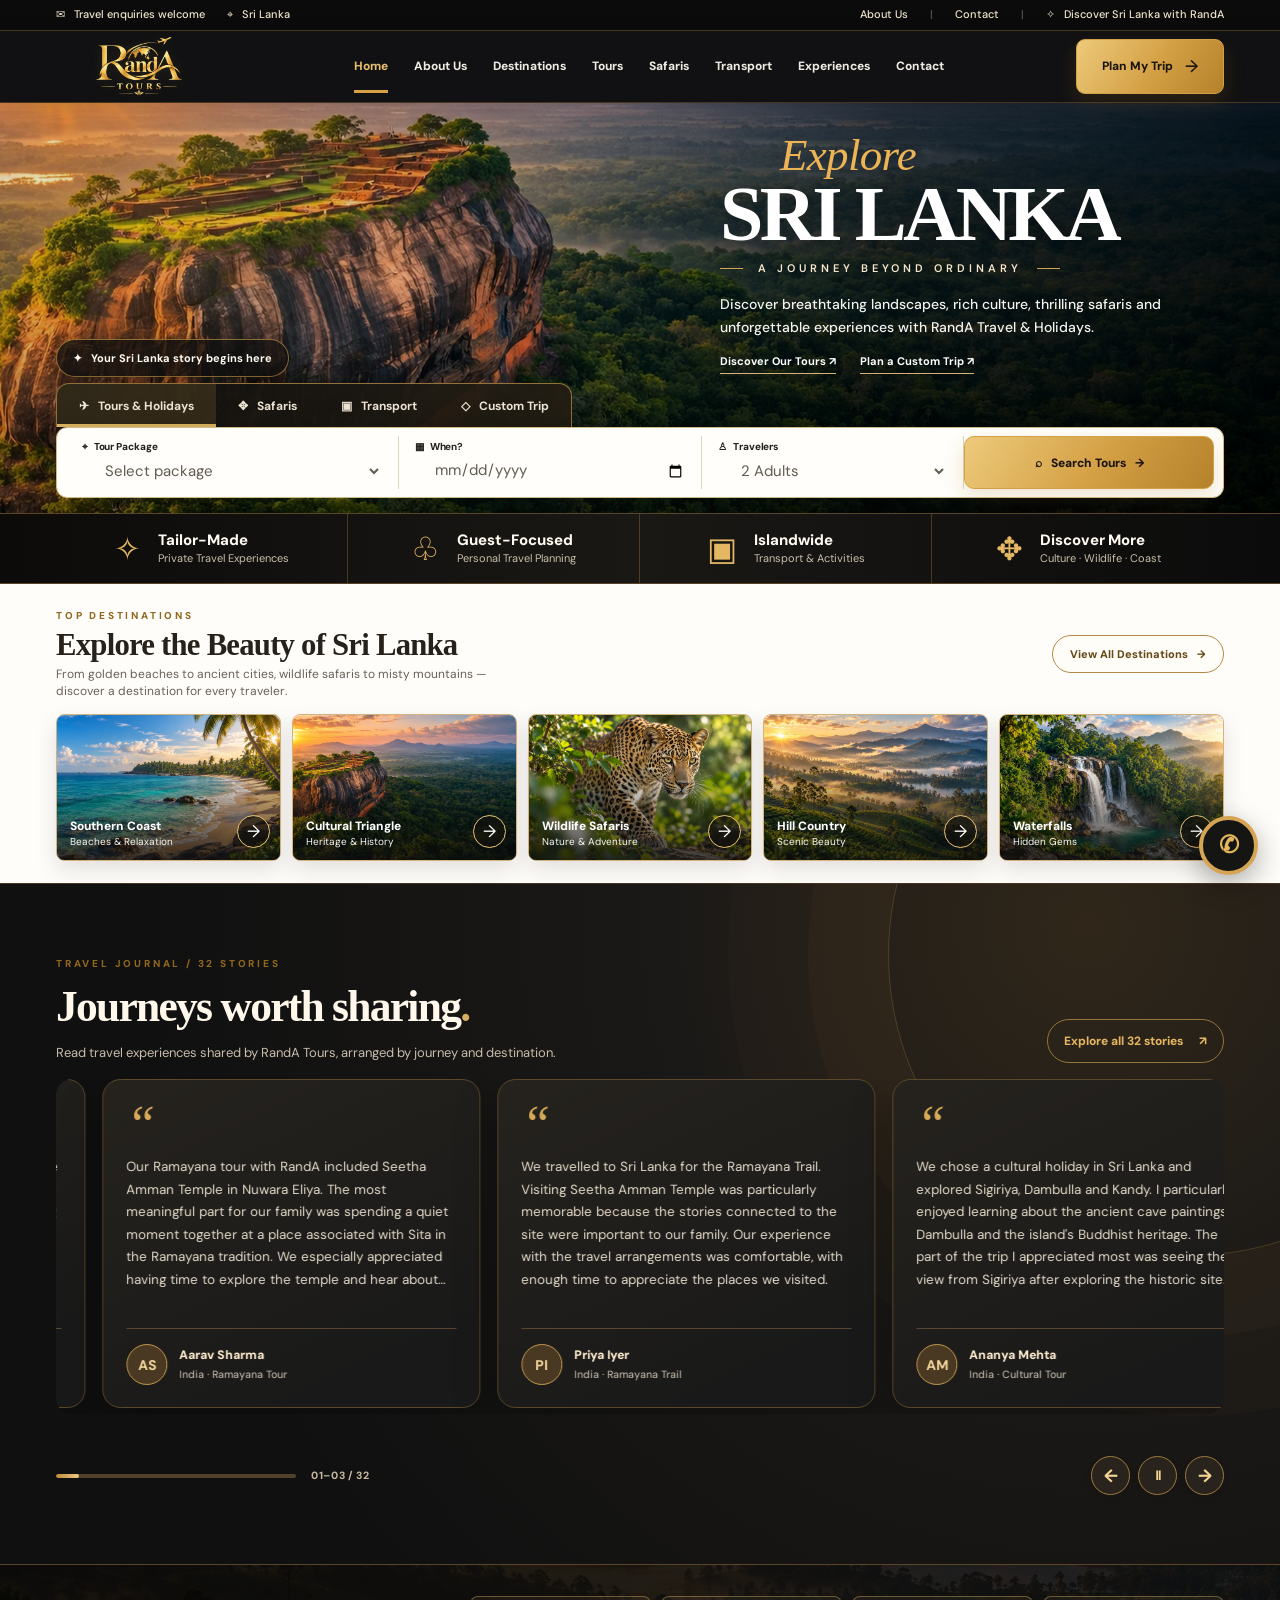
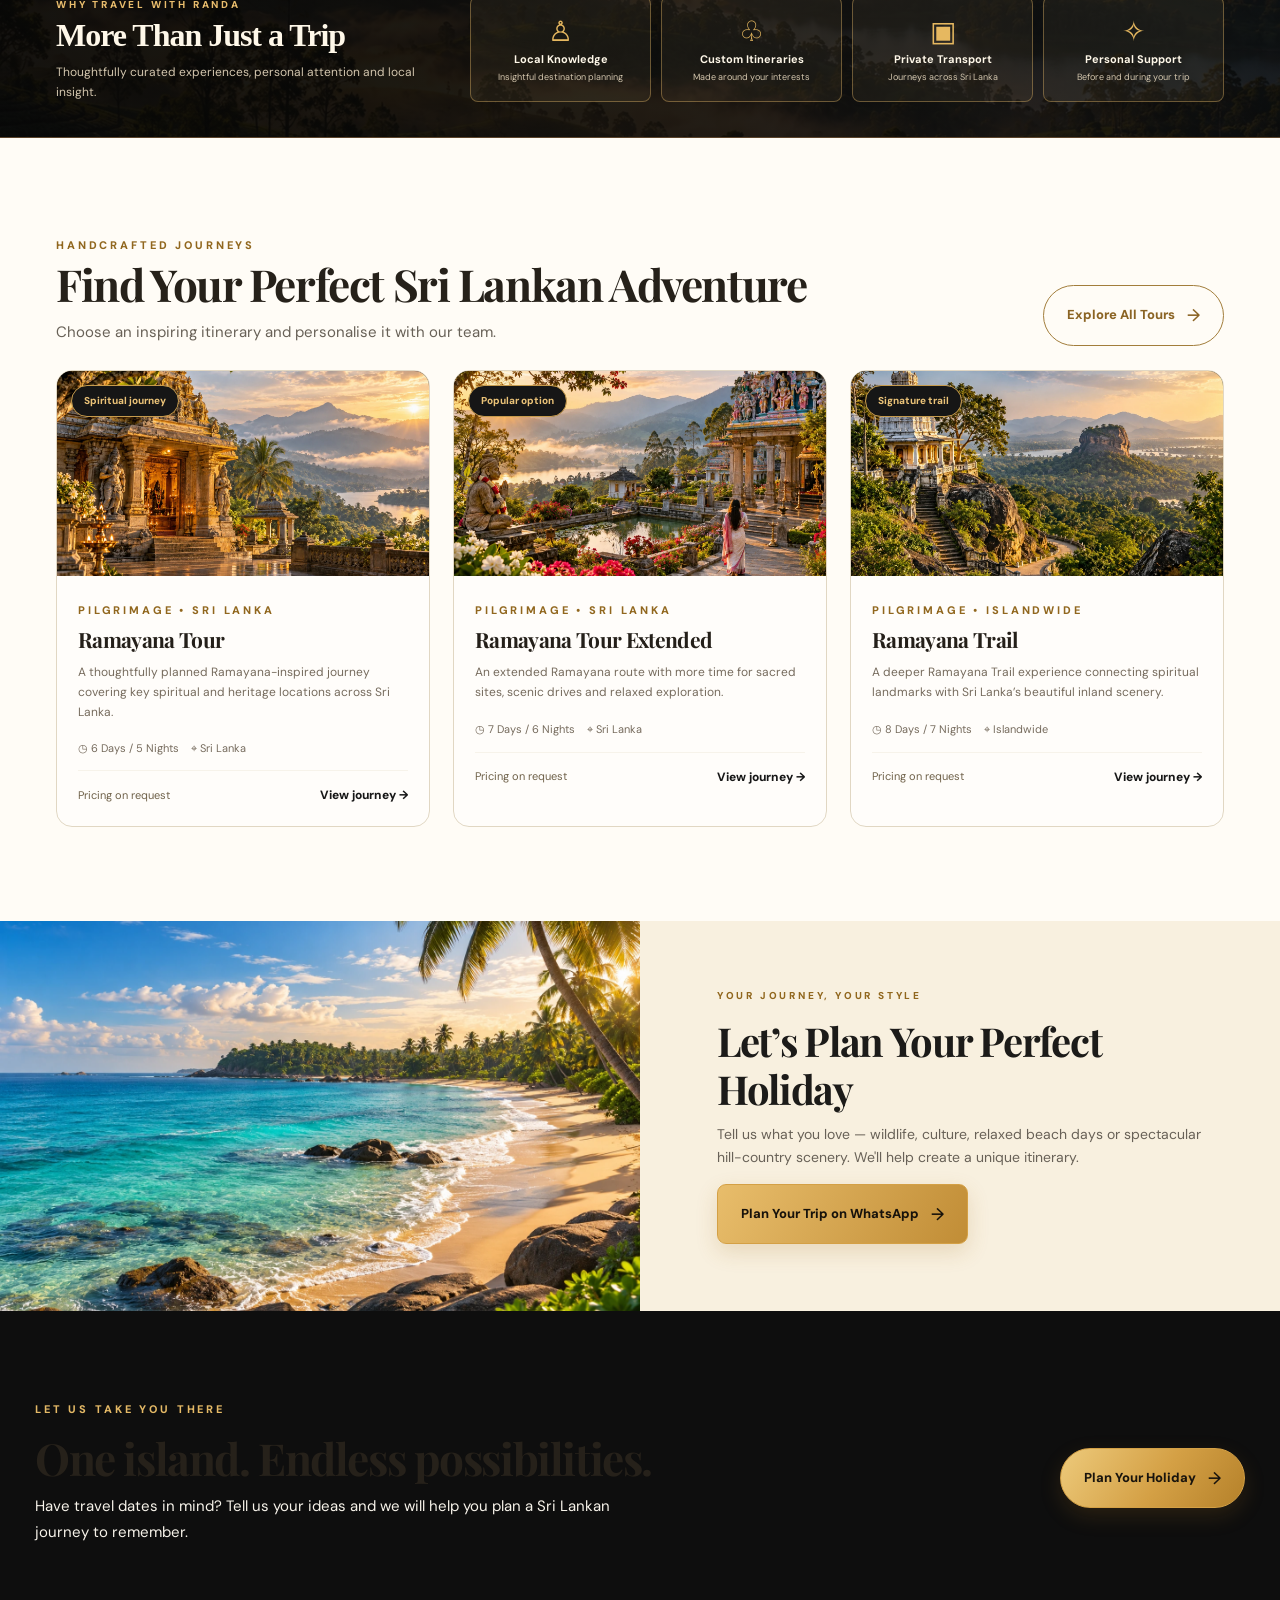
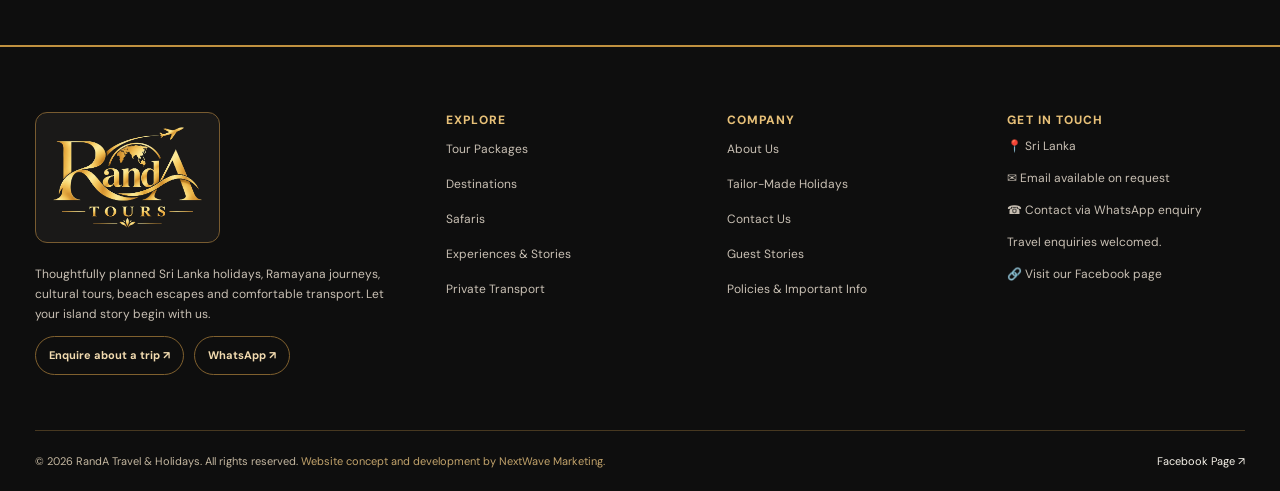
<file: index.html>
<!doctype html>
<html lang="en"><head><meta charset="UTF-8"><meta name="viewport" content="width=device-width, initial-scale=1"><meta name="description" content="Explore tailor-made Sri Lanka holidays, wildlife safaris, private tours and transport with RandA Travel & Holidays."><meta name="theme-color" content="#111113"><meta property="og:title" content="Luxury Sri Lanka Tours, Safaris & Private Travel | RandA Travel & Holidays"><meta property="og:description" content="Explore tailor-made Sri Lanka holidays, wildlife safaris, private tours and transport with RandA Travel & Holidays."><meta property="og:type" content="website"><meta property="og:image" content="assets/images/hero.webp"><title>Luxury Sri Lanka Tours, Safaris & Private Travel | RandA Travel & Holidays</title><link rel="icon" href="assets/images/favicon.png" type="image/png"><link rel="preload" href="assets/images/hero-reference.webp" as="image"><link rel="stylesheet" href="assets/css/style.css"><link rel="stylesheet" href="assets/css/reference.css"><link rel="stylesheet" href="assets/css/reviews-experiences.css"><link rel="stylesheet" href="assets/css/stories.css"><link rel="stylesheet" href="assets/css/black-gold.css"><link rel="stylesheet" href="assets/css/motion-studio.css"><link rel="stylesheet" href="assets/css/reviews-carousel-filters.css"><link rel="stylesheet" href="assets/css/hero-mobile-polish.css?v=20261016-2"><script defer src="assets/js/config.js"></script><script defer src="assets/js/data.js"></script><script defer src="assets/js/reviews.js"></script><script defer src="assets/js/app.js"></script><script defer src="assets/js/motion-studio.js"></script><script defer src="assets/js/hero-refinement.js?v=20261016-2"></script></head><body data-page="home"><div id="site-header"></div><main id="main"></main><div id="site-footer"></div></body></html>
</file>
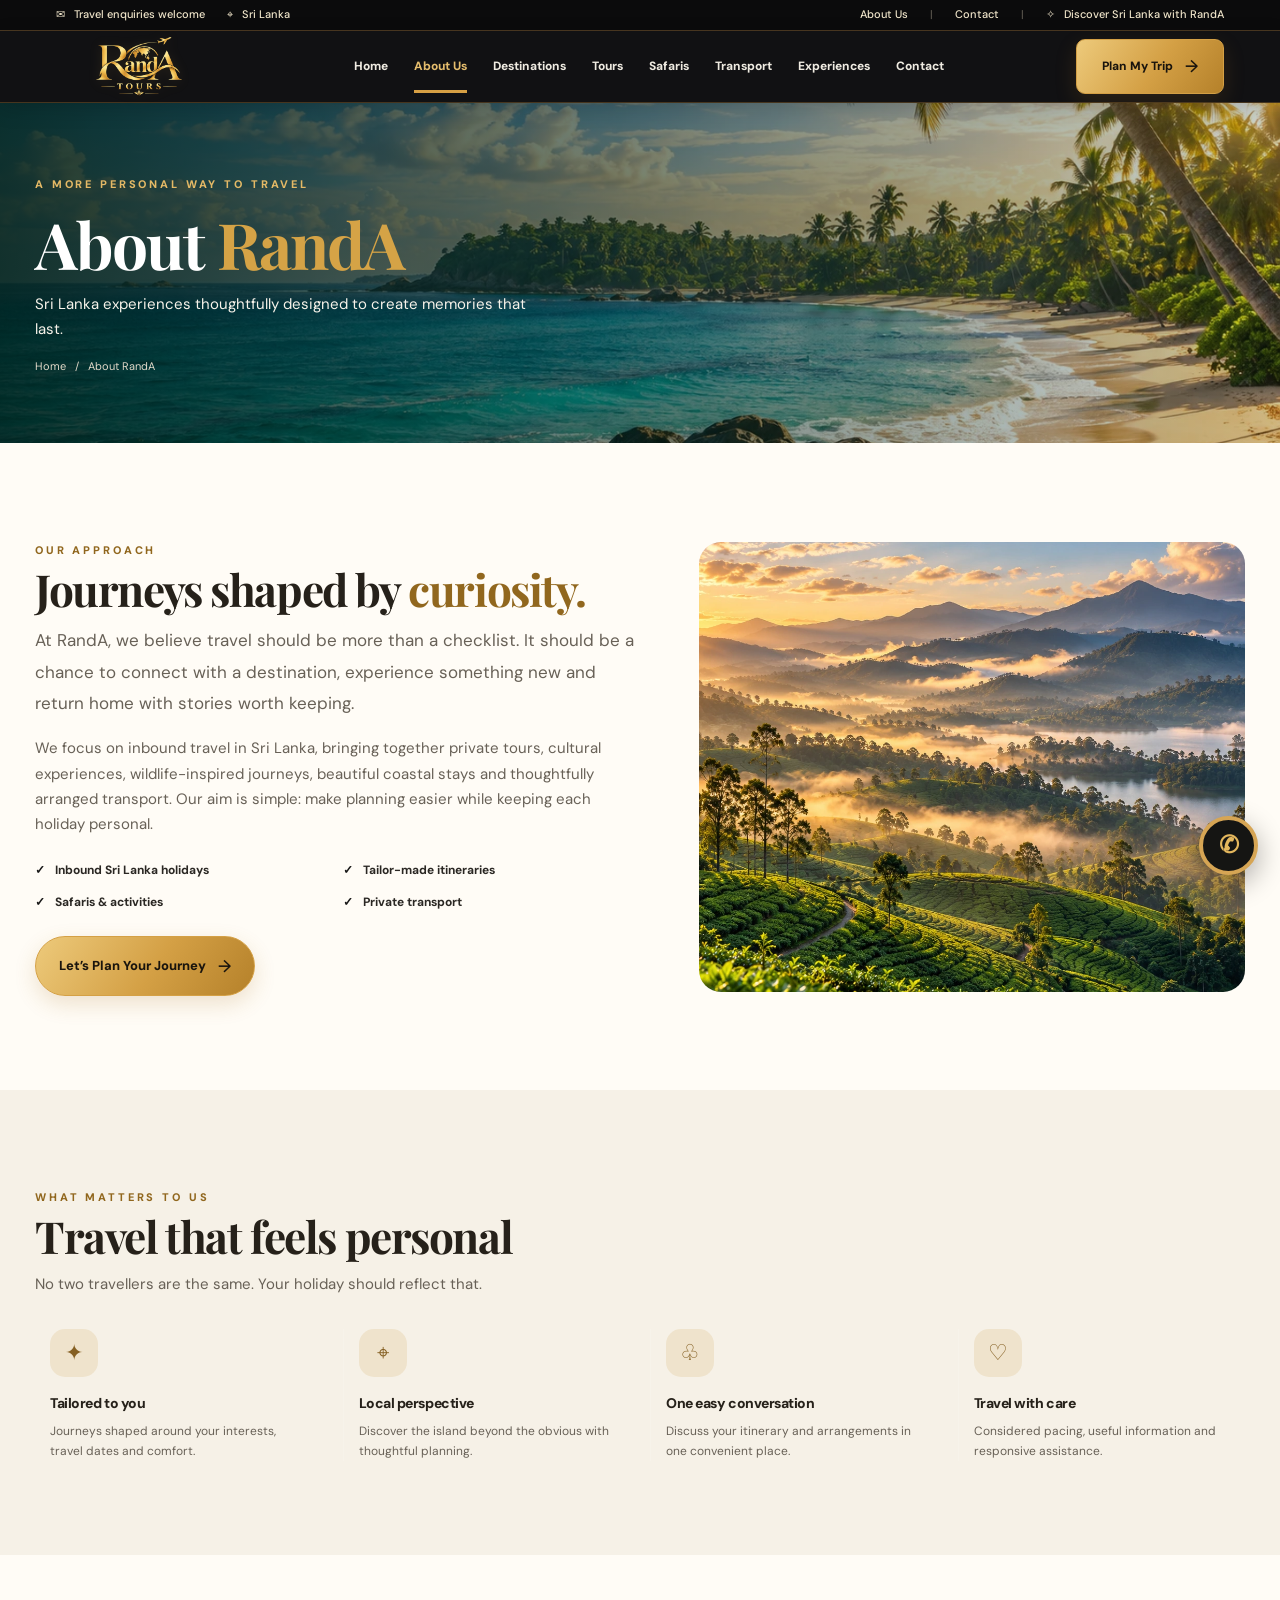
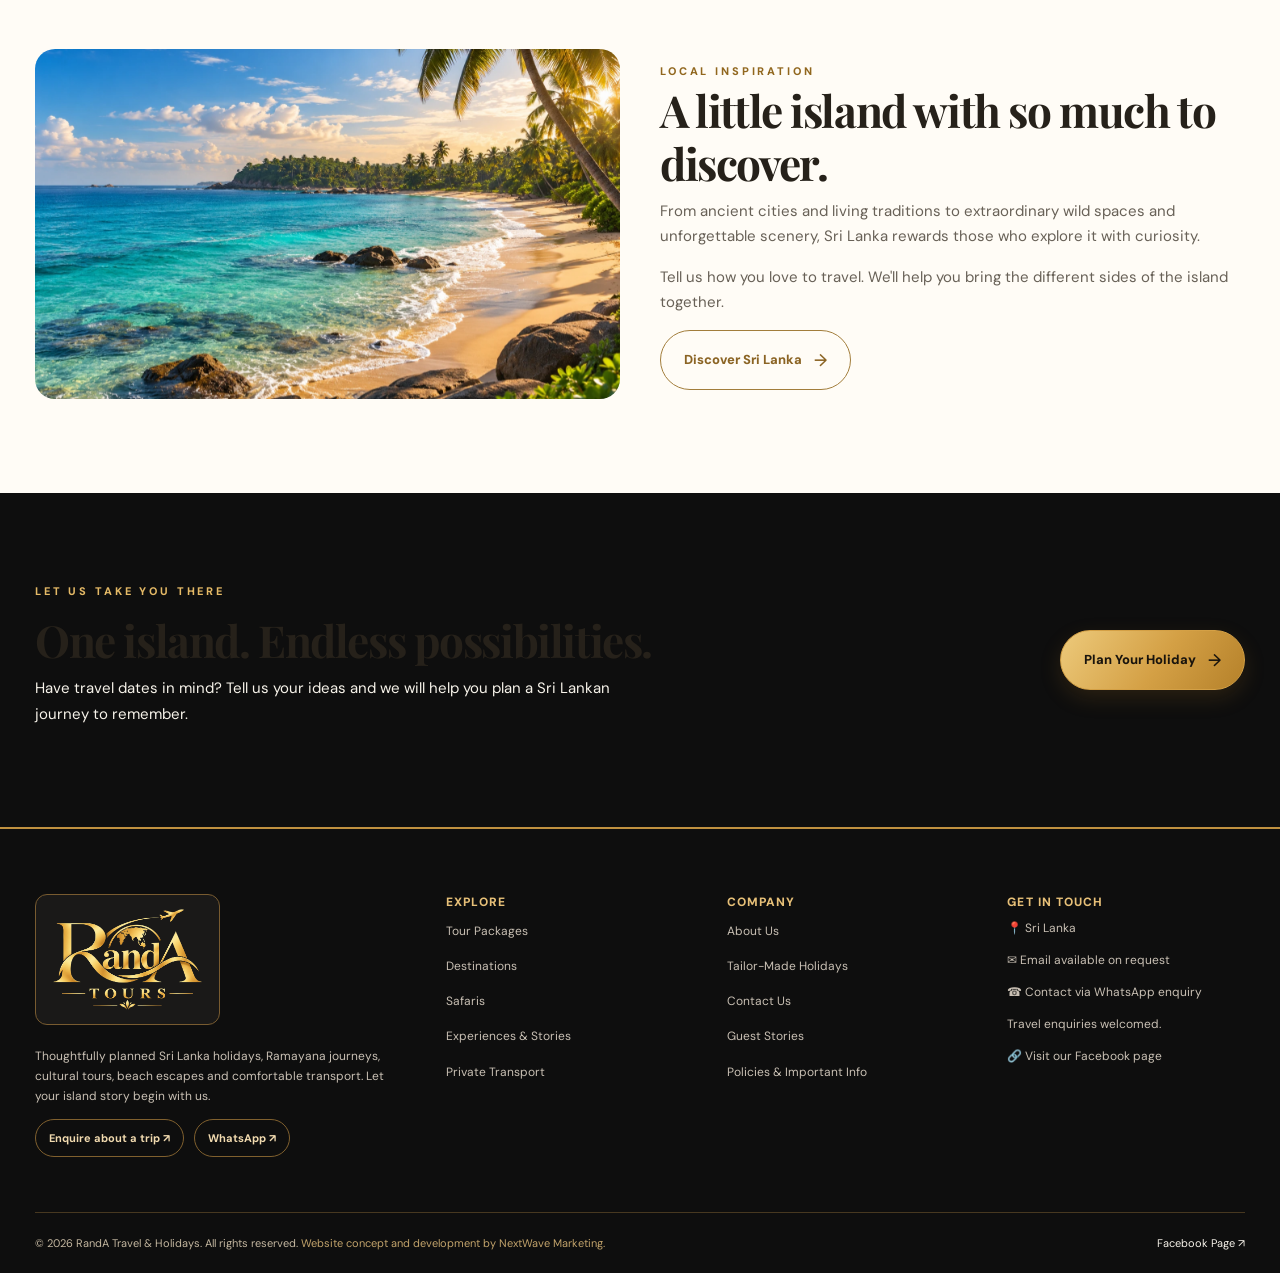
<file: about.html>
<!doctype html>
<html lang="en"><head><meta charset="UTF-8"><meta name="viewport" content="width=device-width, initial-scale=1"><meta name="description" content="Learn about RandA’s personalized approach to inbound Sri Lanka tourism and holiday planning."><meta name="theme-color" content="#111113"><meta property="og:title" content="About RandA Travel & Holidays | RandA Travel & Holidays"><meta property="og:description" content="Learn about RandA’s personalized approach to inbound Sri Lanka tourism and holiday planning."><meta property="og:type" content="website"><meta property="og:image" content="assets/images/hero.webp"><title>About RandA Travel & Holidays | RandA Travel & Holidays</title><link rel="icon" href="assets/images/favicon.png" type="image/png"><link rel="stylesheet" href="assets/css/style.css"><link rel="stylesheet" href="assets/css/reference.css"><link rel="stylesheet" href="assets/css/reviews-experiences.css"><link rel="stylesheet" href="assets/css/stories.css"><link rel="stylesheet" href="assets/css/black-gold.css"><link rel="stylesheet" href="assets/css/motion-studio.css"><link rel="stylesheet" href="assets/css/reviews-carousel-filters.css"><link rel="stylesheet" href="assets/css/hero-mobile-polish.css"><script defer src="assets/js/config.js"></script><script defer src="assets/js/data.js"></script><script defer src="assets/js/reviews.js"></script><script defer src="assets/js/app.js"></script><script defer src="assets/js/motion-studio.js"></script></head><body data-page="about"><div id="site-header"></div><main id="main"></main><div id="site-footer"></div></body></html>
</file>
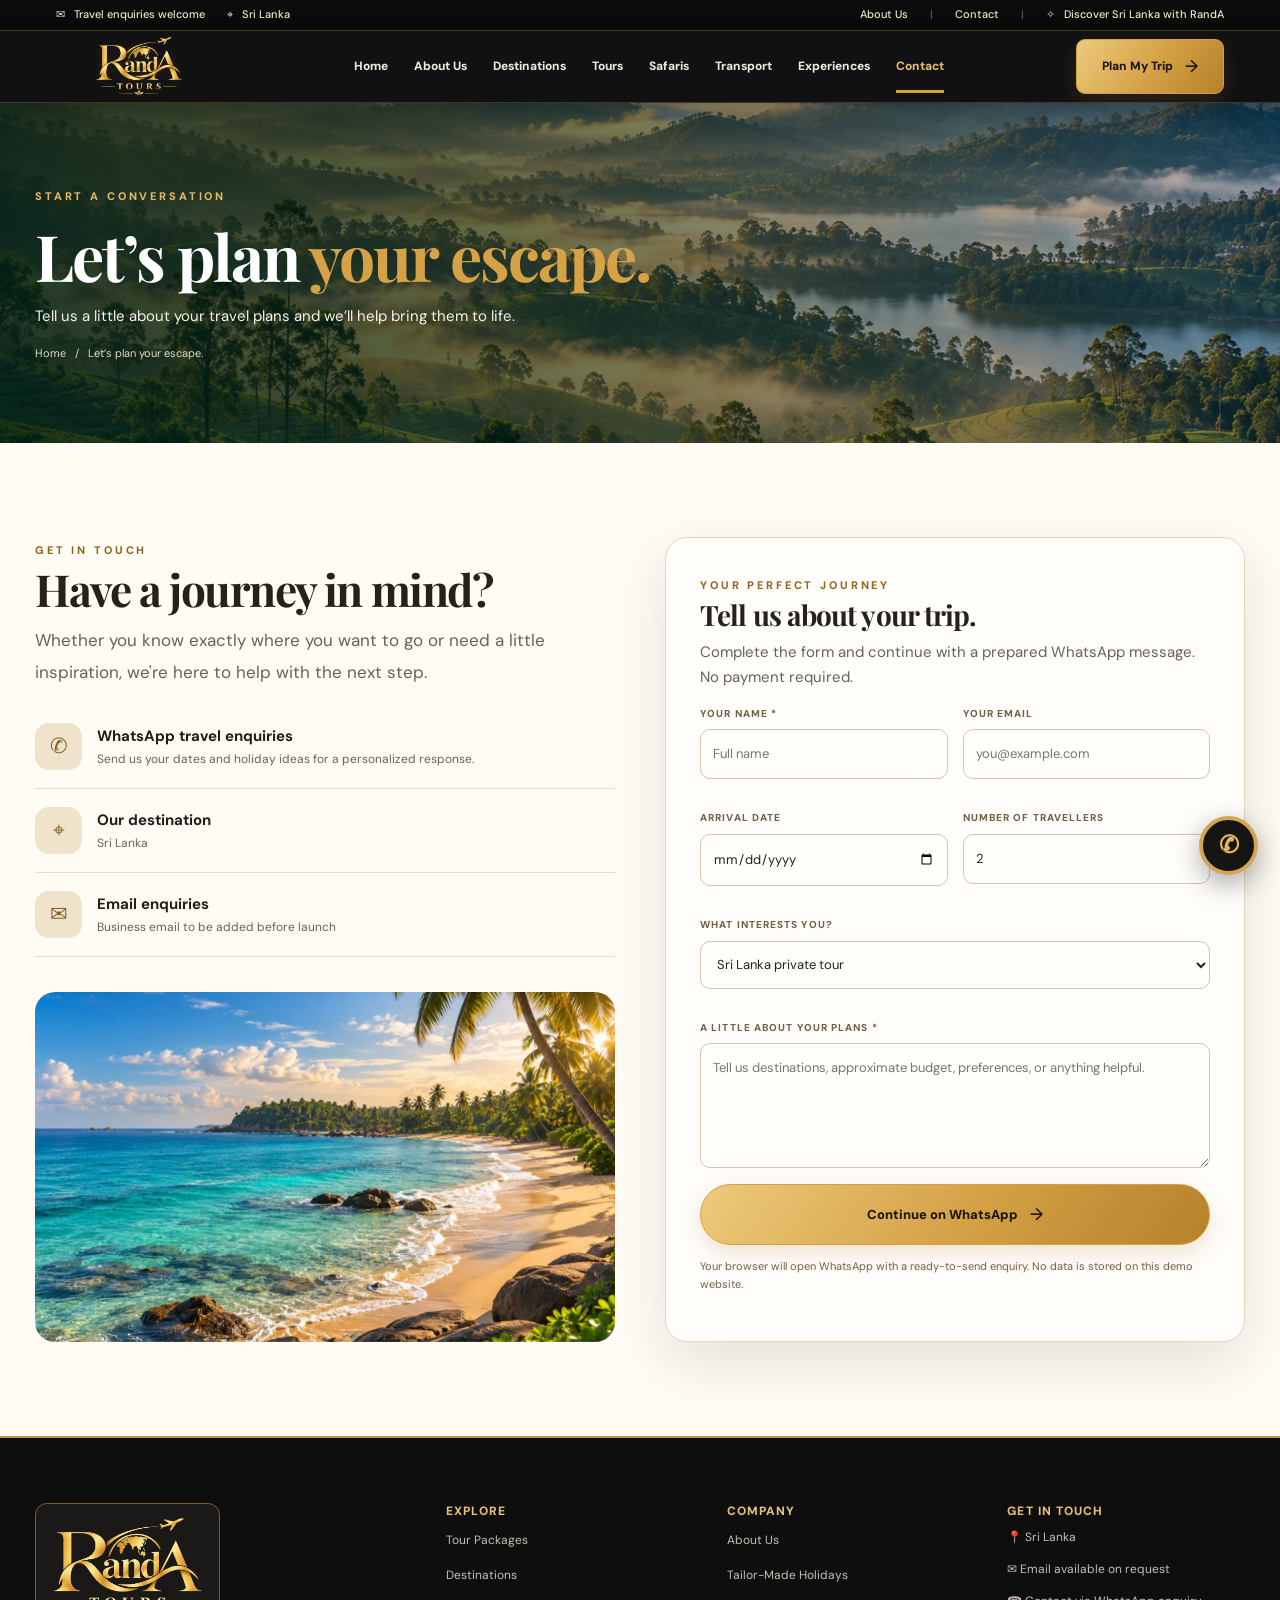
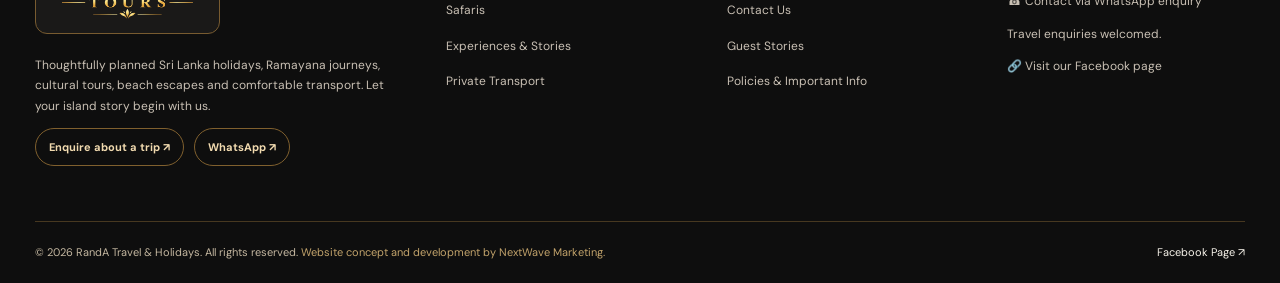
<file: contact.html>
<!doctype html>
<html lang="en"><head><meta charset="UTF-8"><meta name="viewport" content="width=device-width, initial-scale=1"><meta name="description" content="Share your arrival dates, travel preferences and group size and contact RandA via WhatsApp."><meta name="theme-color" content="#111113"><meta property="og:title" content="Contact RandA — Plan Your Sri Lanka Holiday | RandA Travel & Holidays"><meta property="og:description" content="Share your arrival dates, travel preferences and group size and contact RandA via WhatsApp."><meta property="og:type" content="website"><meta property="og:image" content="assets/images/hero.webp"><title>Contact RandA — Plan Your Sri Lanka Holiday | RandA Travel & Holidays</title><link rel="icon" href="assets/images/favicon.png" type="image/png"><link rel="stylesheet" href="assets/css/style.css"><link rel="stylesheet" href="assets/css/reference.css"><link rel="stylesheet" href="assets/css/reviews-experiences.css"><link rel="stylesheet" href="assets/css/stories.css"><link rel="stylesheet" href="assets/css/black-gold.css"><link rel="stylesheet" href="assets/css/motion-studio.css"><link rel="stylesheet" href="assets/css/reviews-carousel-filters.css"><link rel="stylesheet" href="assets/css/hero-mobile-polish.css"><script defer src="assets/js/config.js"></script><script defer src="assets/js/data.js"></script><script defer src="assets/js/reviews.js"></script><script defer src="assets/js/app.js"></script><script defer src="assets/js/motion-studio.js"></script></head><body data-page="contact"><div id="site-header"></div><main id="main"></main><div id="site-footer"></div></body></html>
</file>
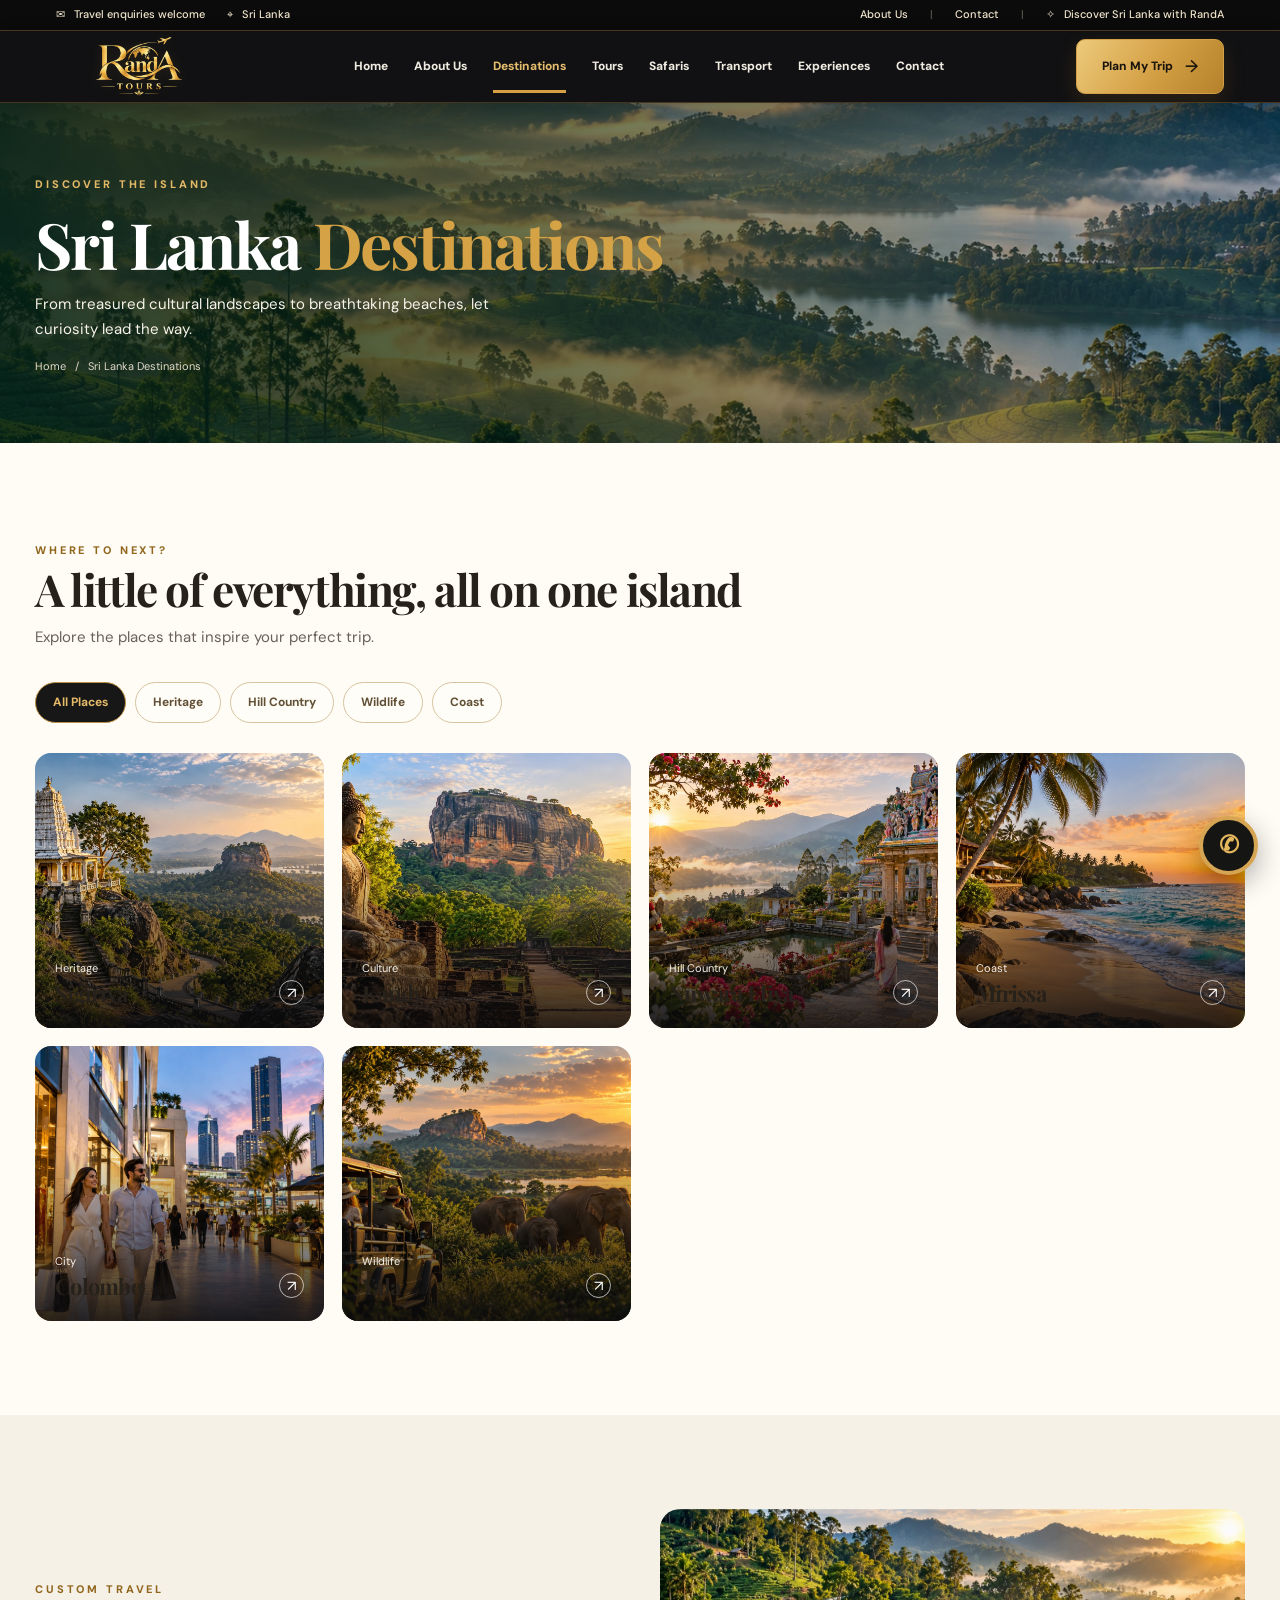
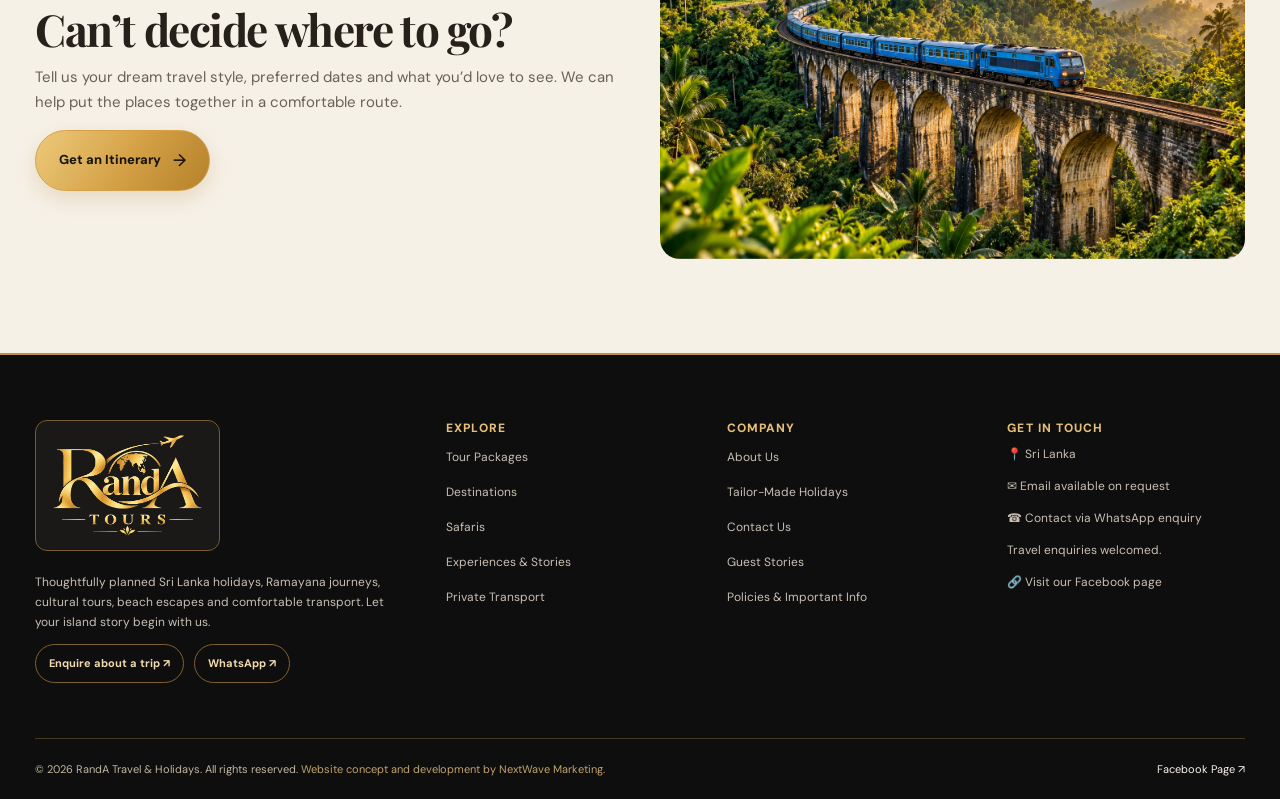
<file: destinations.html>
<!doctype html>
<html lang="en"><head><meta charset="UTF-8"><meta name="viewport" content="width=device-width, initial-scale=1"><meta name="description" content="Explore Sigiriya, Ella, Yala, Mirissa and more destinations for your Sri Lanka journey."><meta name="theme-color" content="#111113"><meta property="og:title" content="Discover Sri Lanka Destinations | RandA Travel & Holidays"><meta property="og:description" content="Explore Sigiriya, Ella, Yala, Mirissa and more destinations for your Sri Lanka journey."><meta property="og:type" content="website"><meta property="og:image" content="assets/images/hero.webp"><title>Discover Sri Lanka Destinations | RandA Travel & Holidays</title><link rel="icon" href="assets/images/favicon.png" type="image/png"><link rel="stylesheet" href="assets/css/style.css"><link rel="stylesheet" href="assets/css/reference.css"><link rel="stylesheet" href="assets/css/reviews-experiences.css"><link rel="stylesheet" href="assets/css/stories.css"><link rel="stylesheet" href="assets/css/black-gold.css"><link rel="stylesheet" href="assets/css/motion-studio.css"><link rel="stylesheet" href="assets/css/reviews-carousel-filters.css"><link rel="stylesheet" href="assets/css/hero-mobile-polish.css"><script defer src="assets/js/config.js"></script><script defer src="assets/js/data.js"></script><script defer src="assets/js/reviews.js"></script><script defer src="assets/js/app.js"></script><script defer src="assets/js/motion-studio.js"></script></head><body data-page="destinations"><div id="site-header"></div><main id="main"></main><div id="site-footer"></div></body></html>
</file>
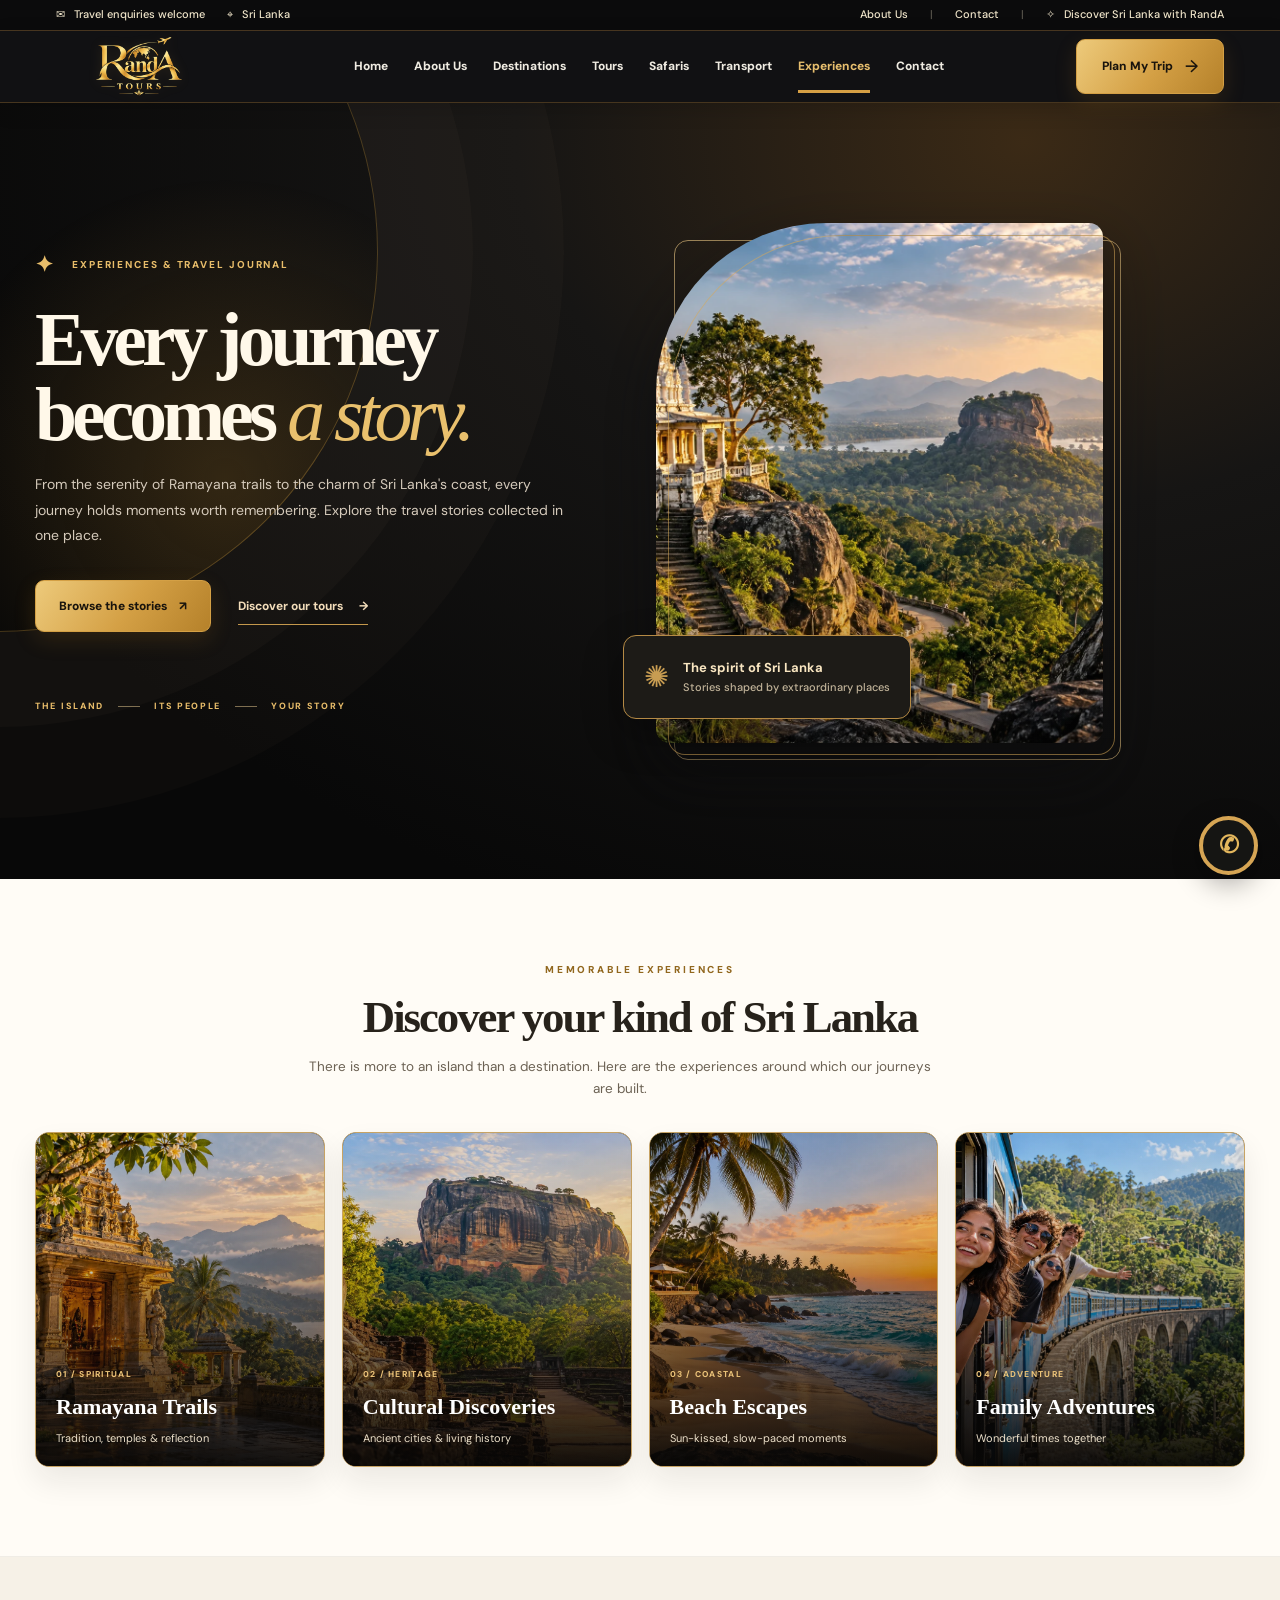
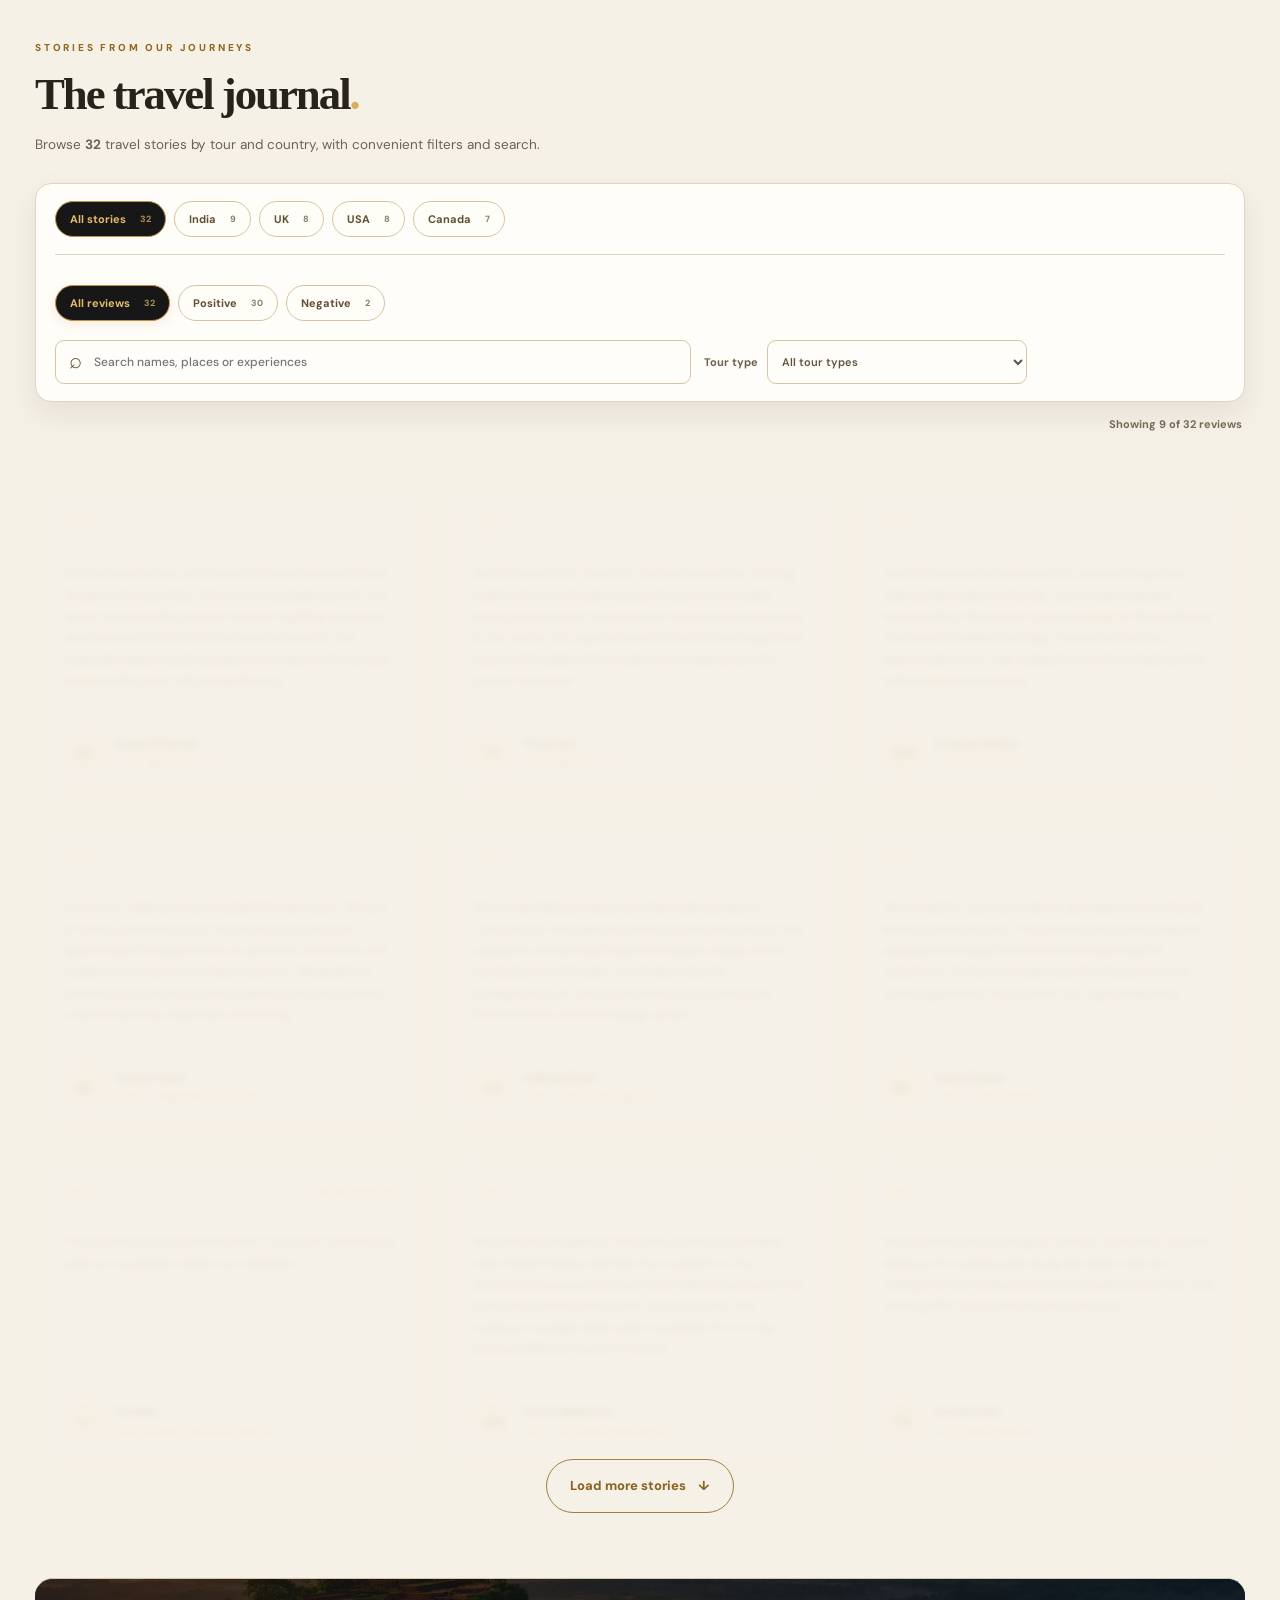
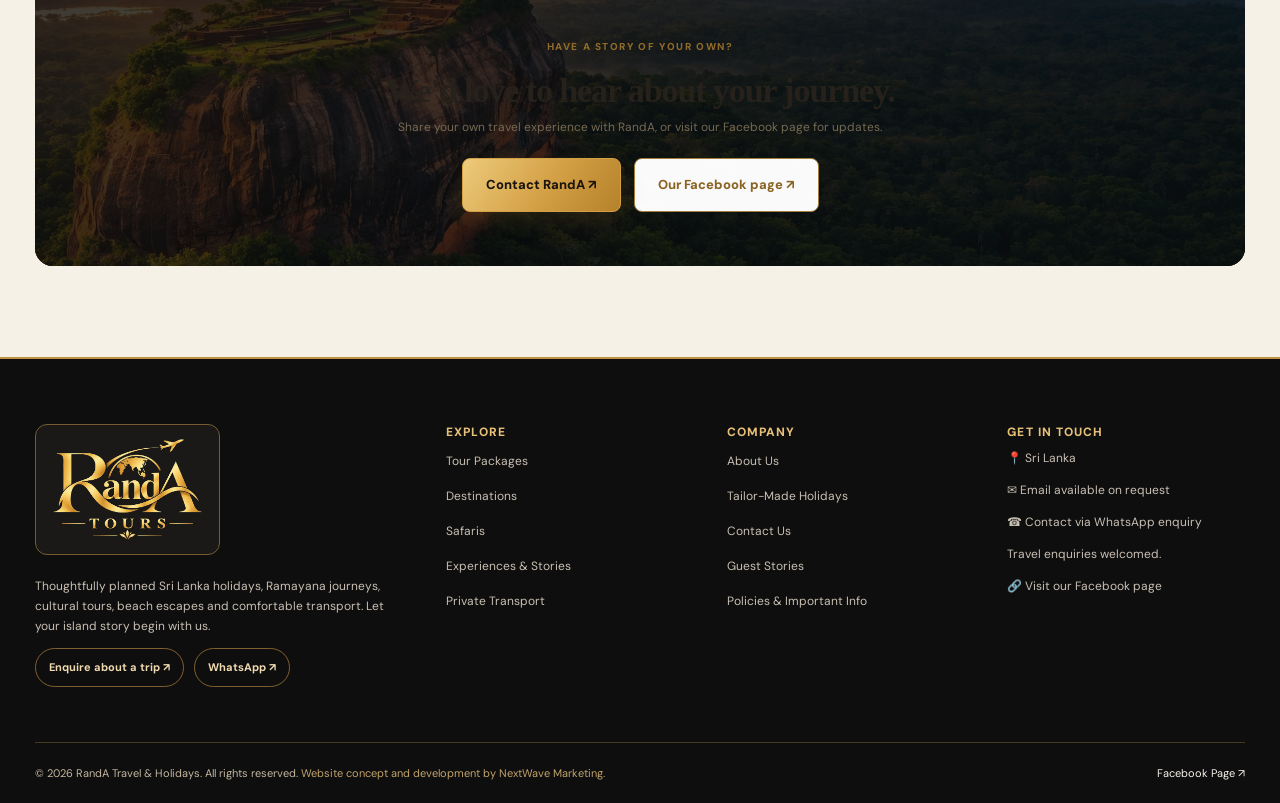
<file: experiences.html>
<!doctype html>
<html lang="en"><head><meta charset="UTF-8"><meta name="viewport" content="width=device-width, initial-scale=1"><meta name="description" content="Explore Sri Lanka travel experiences and browse travel stories provided by RandA Tours."><meta name="theme-color" content="#111113"><meta property="og:title" content="Experiences & Travel Journal | RandA Tours"><meta property="og:description" content="Explore Sri Lanka travel experiences and browse travel stories provided by RandA Tours."><meta property="og:type" content="website"><meta property="og:image" content="assets/images/hero.webp"><title>Experiences & Travel Journal | RandA Tours</title><link rel="icon" href="assets/images/favicon.png" type="image/png"><link rel="stylesheet" href="assets/css/style.css"><link rel="stylesheet" href="assets/css/reference.css"><link rel="stylesheet" href="assets/css/reviews-experiences.css"><link rel="stylesheet" href="assets/css/stories.css"><link rel="stylesheet" href="assets/css/black-gold.css"><link rel="stylesheet" href="assets/css/motion-studio.css"><link rel="stylesheet" href="assets/css/reviews-carousel-filters.css"><link rel="stylesheet" href="assets/css/hero-mobile-polish.css"><script defer src="assets/js/config.js"></script><script defer src="assets/js/data.js"></script><script defer src="assets/js/reviews.js"></script><script defer src="assets/js/app.js"></script><script defer src="assets/js/motion-studio.js"></script></head><body data-page="experiences"><div id="site-header"></div><main id="main"></main><div id="site-footer"></div></body></html>
</file>
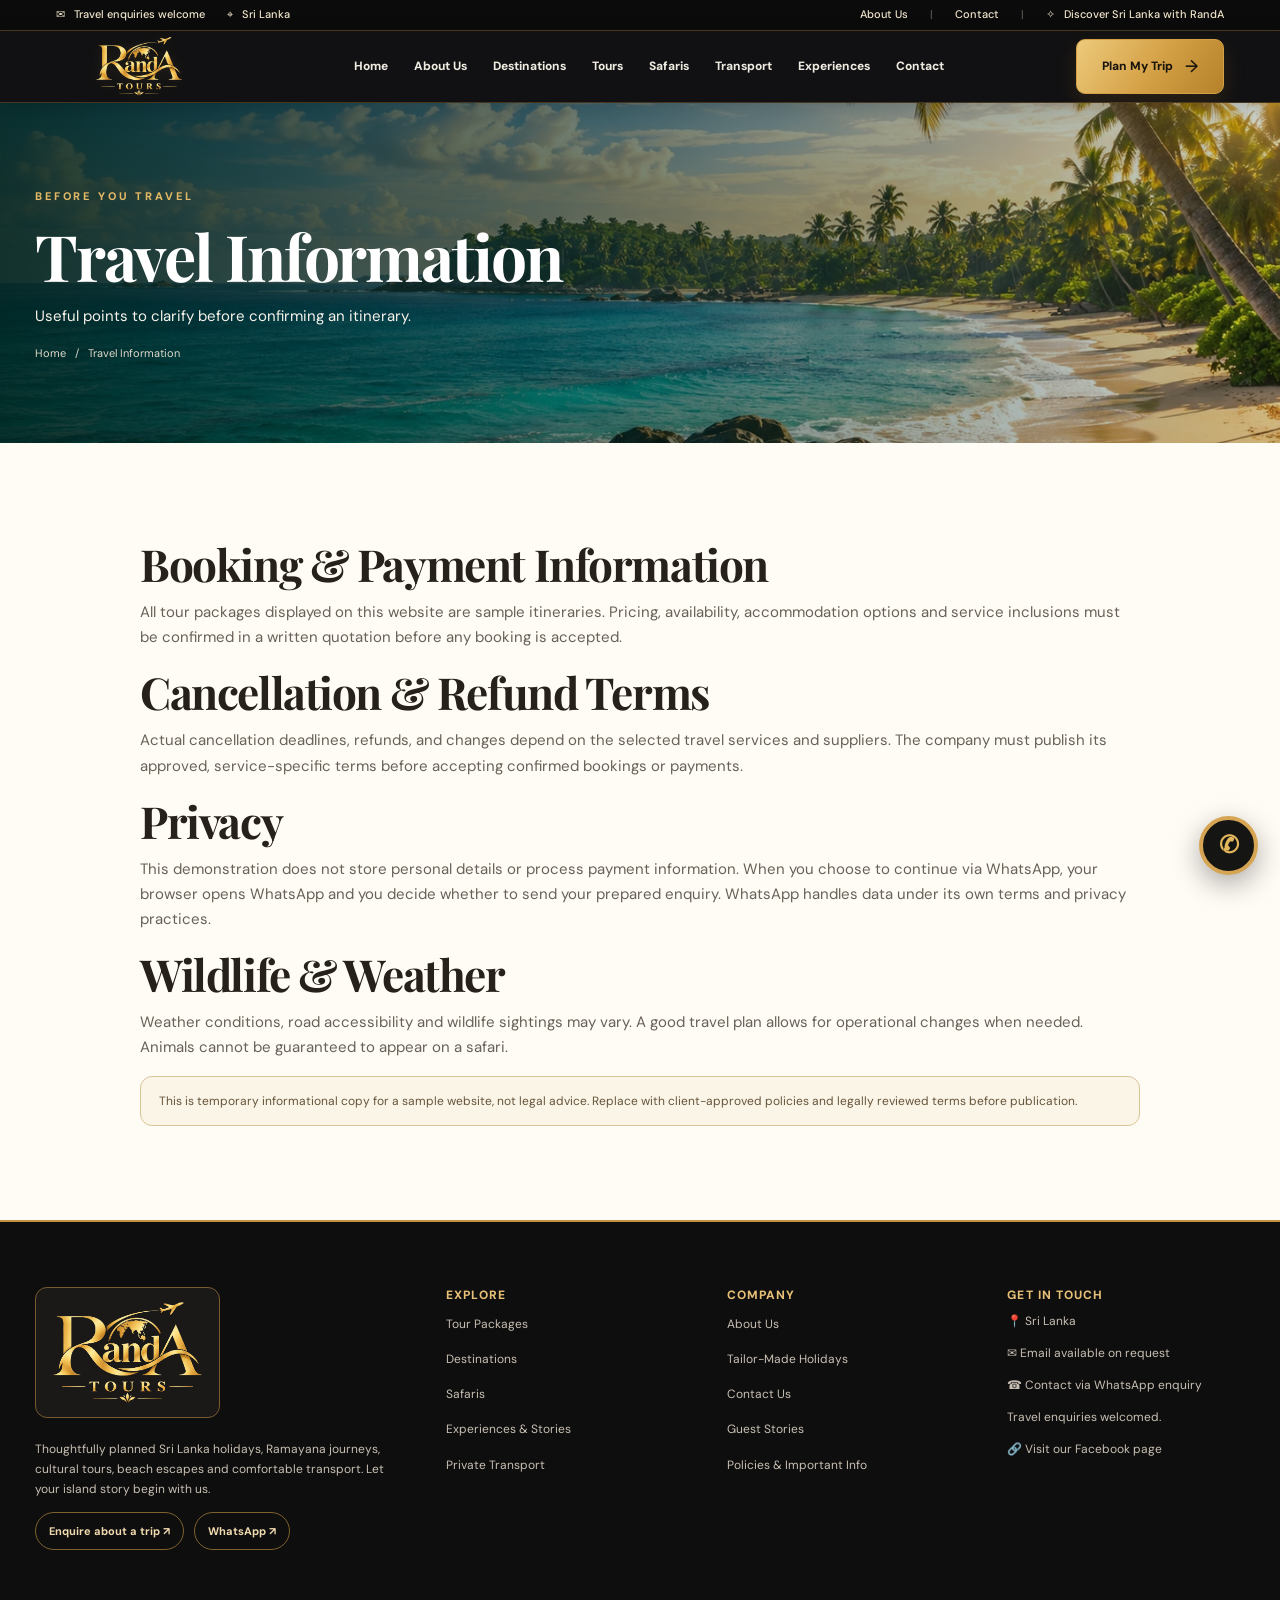
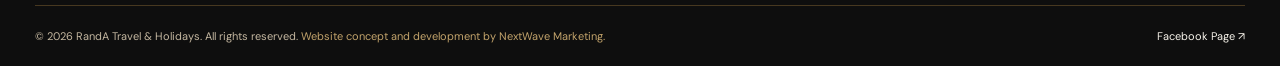
<file: policies.html>
<!doctype html>
<html lang="en"><head><meta charset="UTF-8"><meta name="viewport" content="width=device-width, initial-scale=1"><meta name="description" content="Read travel booking information and sample terms for RandA tours and experiences."><meta name="theme-color" content="#111113"><meta property="og:title" content="Travel Information & Booking Policies | RandA Travel & Holidays"><meta property="og:description" content="Read travel booking information and sample terms for RandA tours and experiences."><meta property="og:type" content="website"><meta property="og:image" content="assets/images/hero.webp"><title>Travel Information & Booking Policies | RandA Travel & Holidays</title><link rel="icon" href="assets/images/favicon.png" type="image/png"><link rel="stylesheet" href="assets/css/style.css"><link rel="stylesheet" href="assets/css/reference.css"><link rel="stylesheet" href="assets/css/reviews-experiences.css"><link rel="stylesheet" href="assets/css/stories.css"><link rel="stylesheet" href="assets/css/black-gold.css"><link rel="stylesheet" href="assets/css/motion-studio.css"><link rel="stylesheet" href="assets/css/reviews-carousel-filters.css"><link rel="stylesheet" href="assets/css/hero-mobile-polish.css"><script defer src="assets/js/config.js"></script><script defer src="assets/js/data.js"></script><script defer src="assets/js/reviews.js"></script><script defer src="assets/js/app.js"></script><script defer src="assets/js/motion-studio.js"></script></head><body data-page="policies"><div id="site-header"></div><main id="main"></main><div id="site-footer"></div></body></html>
</file>
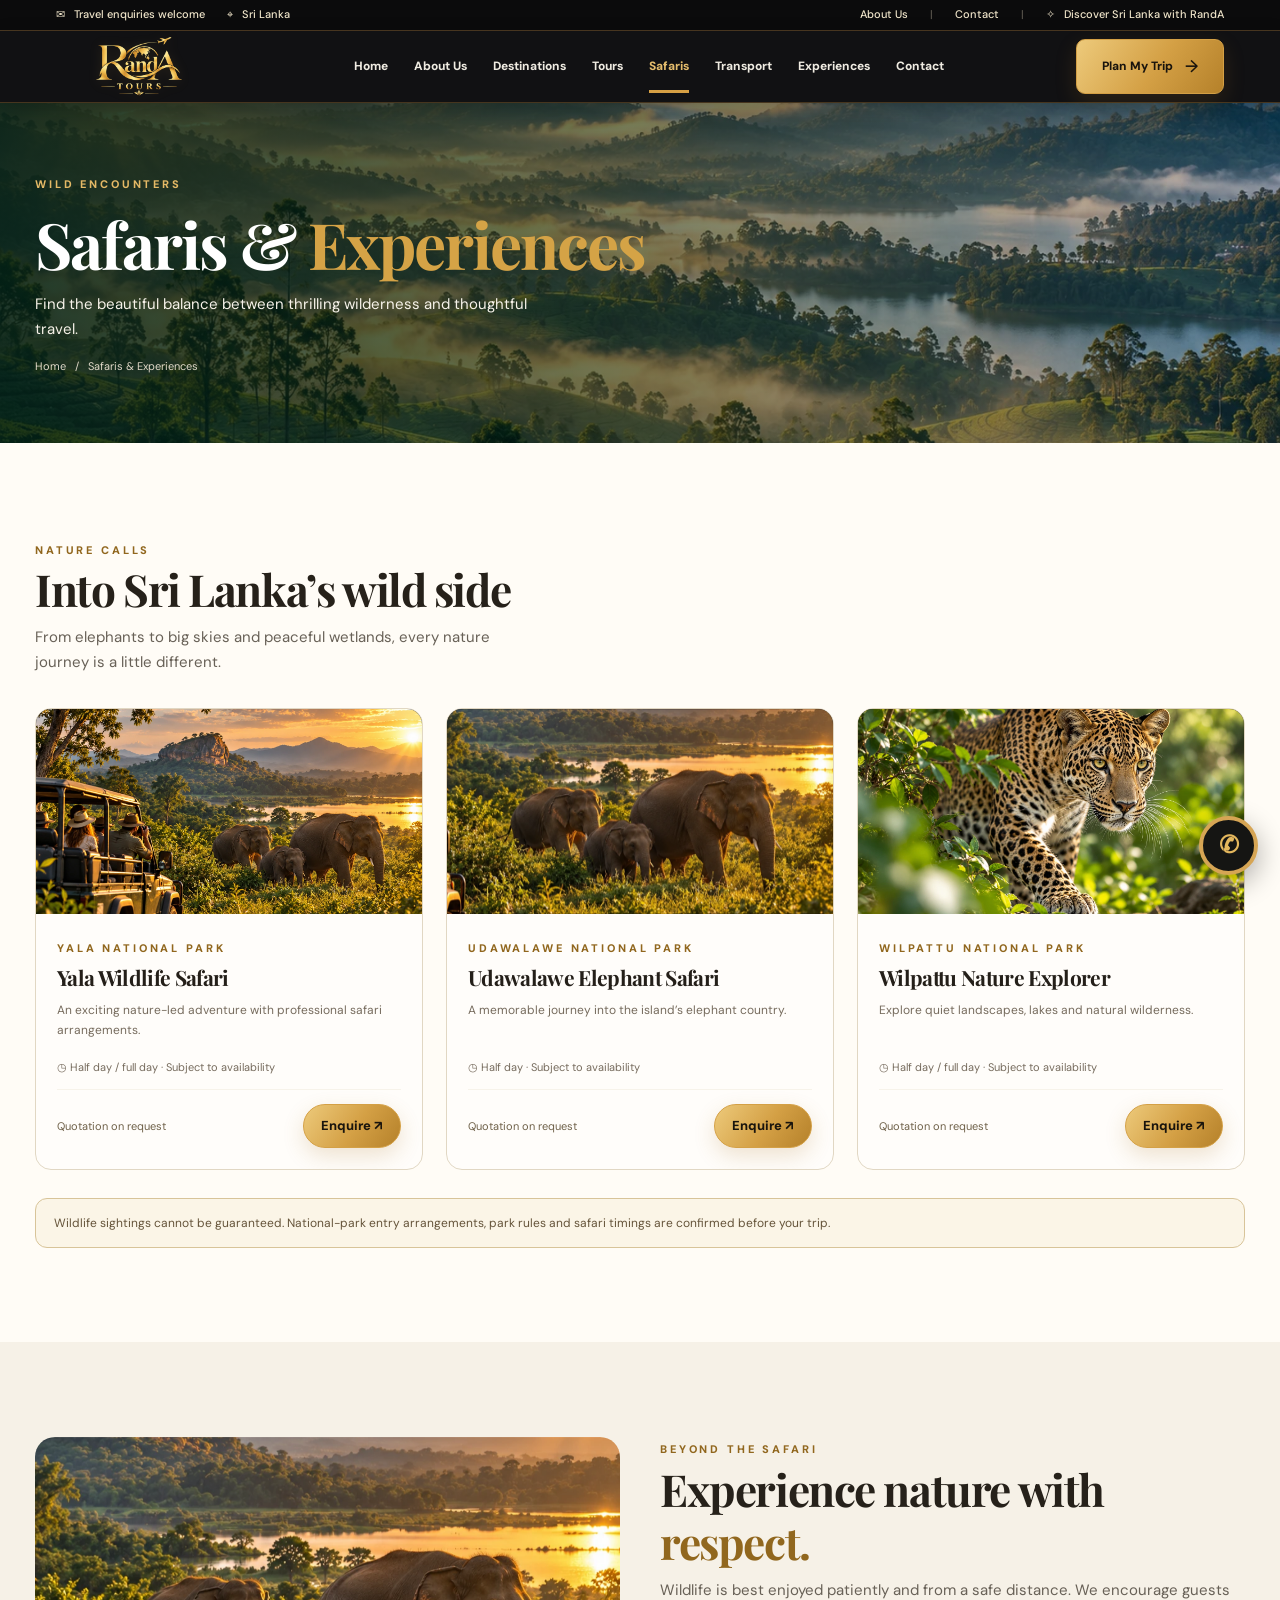
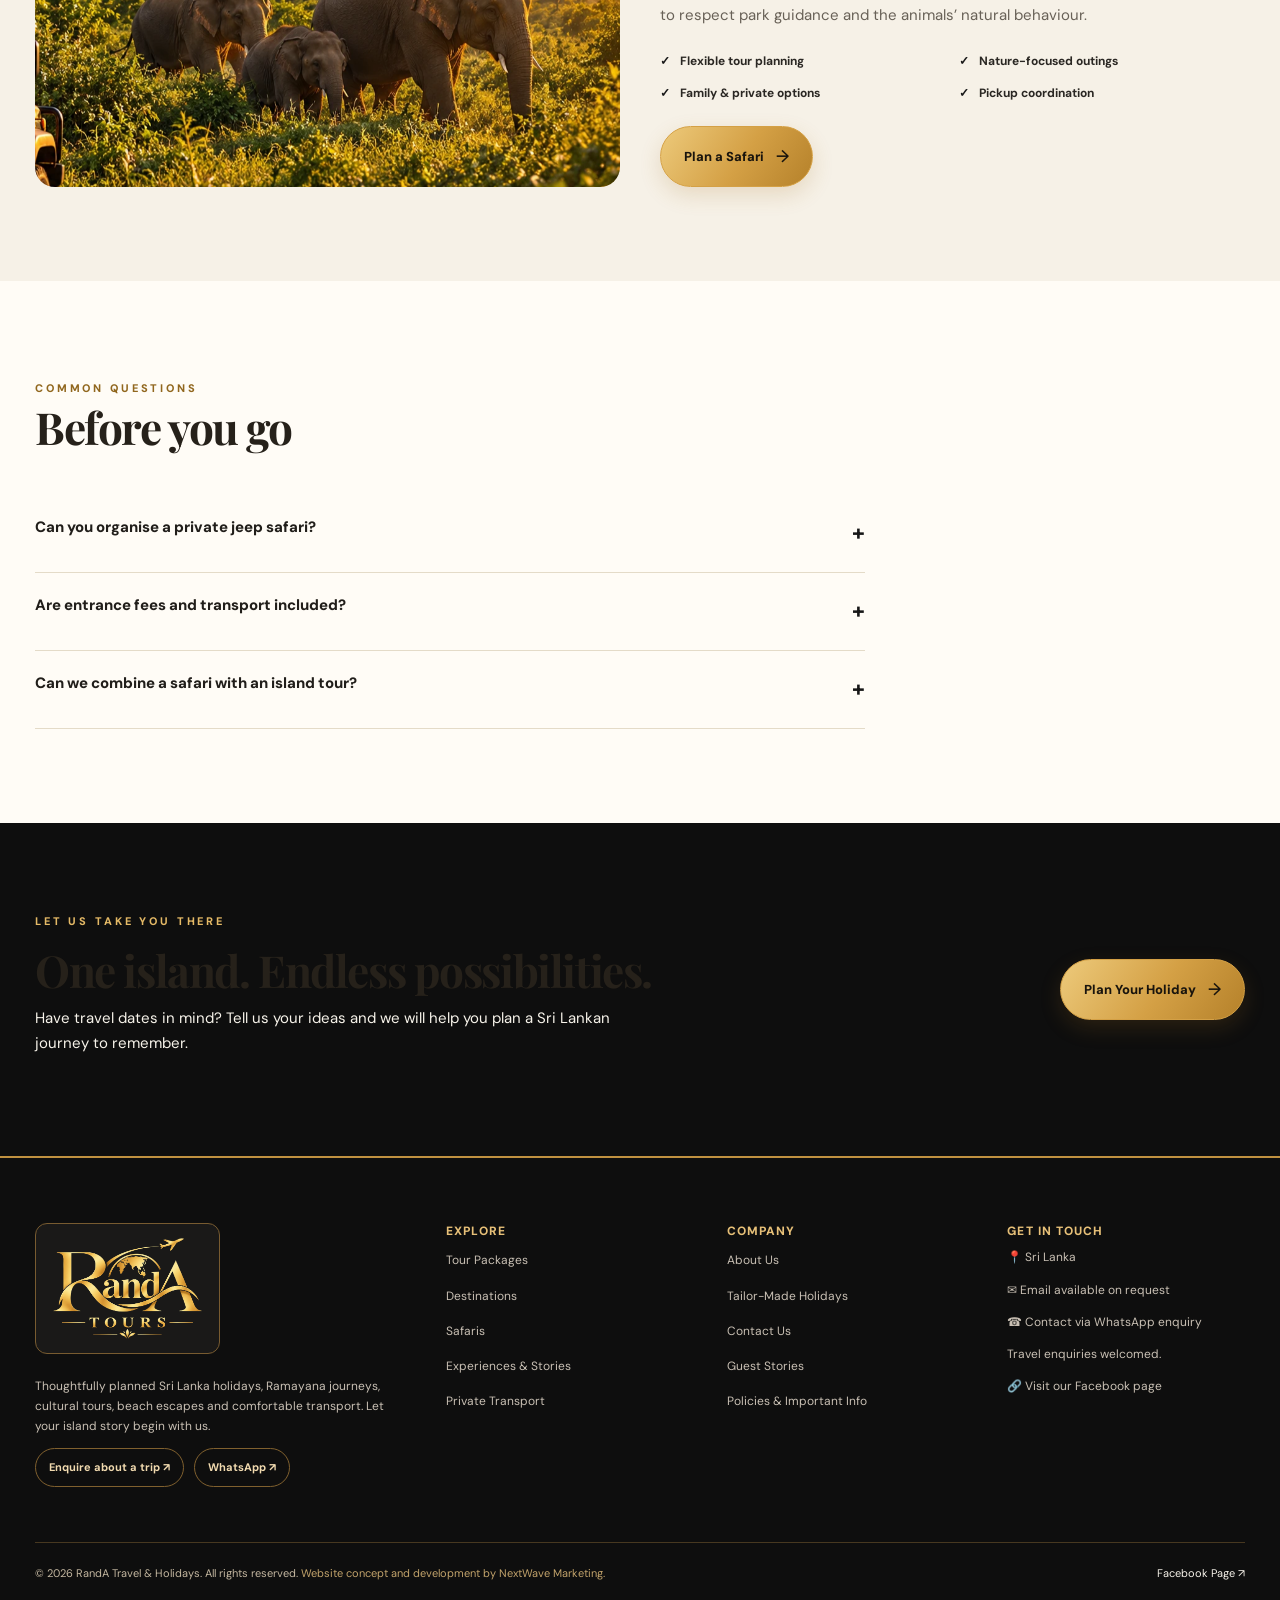
<file: safaris.html>
<!doctype html>
<html lang="en"><head><meta charset="UTF-8"><meta name="viewport" content="width=device-width, initial-scale=1"><meta name="description" content="Explore thoughtfully planned safari experiences in Yala, Udawalawe and Wilpattu."><meta name="theme-color" content="#111113"><meta property="og:title" content="Sri Lanka Safari Experiences | RandA Travel & Holidays"><meta property="og:description" content="Explore thoughtfully planned safari experiences in Yala, Udawalawe and Wilpattu."><meta property="og:type" content="website"><meta property="og:image" content="assets/images/hero.webp"><title>Sri Lanka Safari Experiences | RandA Travel & Holidays</title><link rel="icon" href="assets/images/favicon.png" type="image/png"><link rel="stylesheet" href="assets/css/style.css"><link rel="stylesheet" href="assets/css/reference.css"><link rel="stylesheet" href="assets/css/reviews-experiences.css"><link rel="stylesheet" href="assets/css/stories.css"><link rel="stylesheet" href="assets/css/black-gold.css"><link rel="stylesheet" href="assets/css/motion-studio.css"><link rel="stylesheet" href="assets/css/reviews-carousel-filters.css"><link rel="stylesheet" href="assets/css/hero-mobile-polish.css"><script defer src="assets/js/config.js"></script><script defer src="assets/js/data.js"></script><script defer src="assets/js/reviews.js"></script><script defer src="assets/js/app.js"></script><script defer src="assets/js/motion-studio.js"></script></head><body data-page="safaris"><div id="site-header"></div><main id="main"></main><div id="site-footer"></div></body></html>
</file>
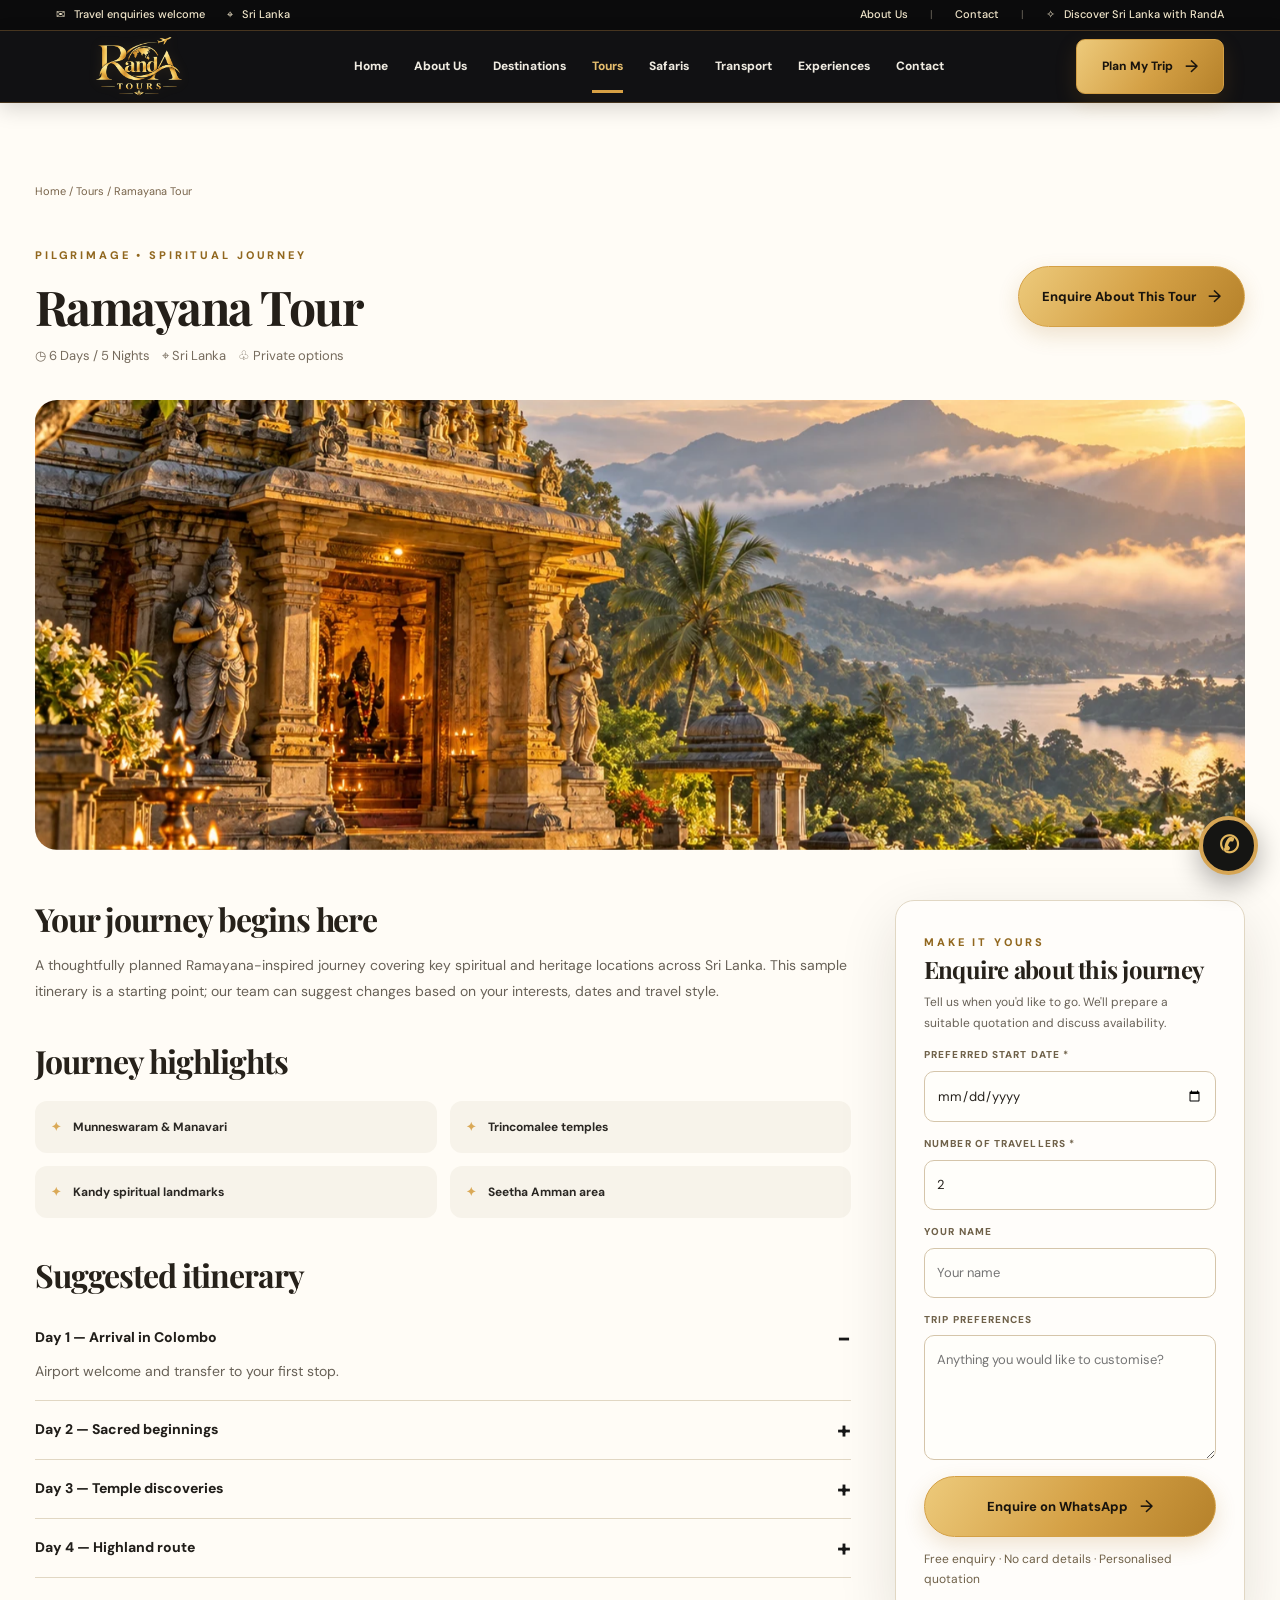
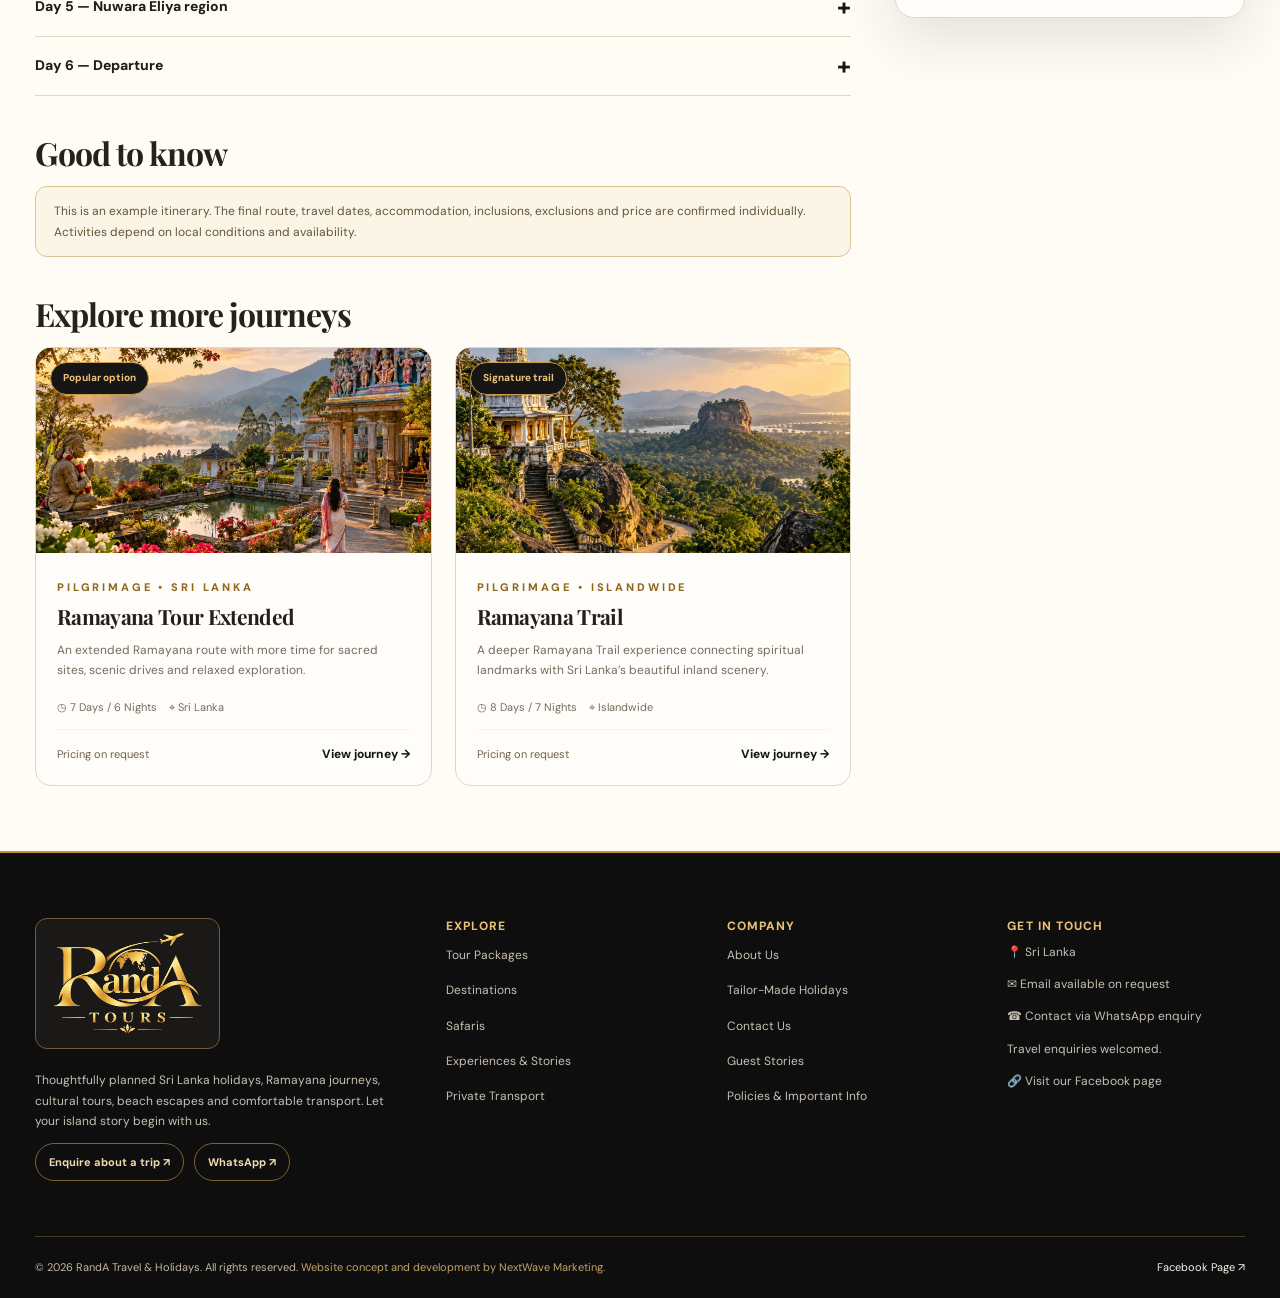
<file: tour.html>
<!doctype html>
<html lang="en"><head><meta charset="UTF-8"><meta name="viewport" content="width=device-width, initial-scale=1"><meta name="description" content="Discover a customizable Sri Lanka tour itinerary and send a WhatsApp travel enquiry."><meta name="theme-color" content="#111113"><meta property="og:title" content="Sri Lanka Tour Itinerary | RandA Travel & Holidays"><meta property="og:description" content="Discover a customizable Sri Lanka tour itinerary and send a WhatsApp travel enquiry."><meta property="og:type" content="website"><meta property="og:image" content="assets/images/hero.webp"><title>Sri Lanka Tour Itinerary | RandA Travel & Holidays</title><link rel="icon" href="assets/images/favicon.png" type="image/png"><link rel="stylesheet" href="assets/css/style.css"><link rel="stylesheet" href="assets/css/reference.css"><link rel="stylesheet" href="assets/css/reviews-experiences.css"><link rel="stylesheet" href="assets/css/stories.css"><link rel="stylesheet" href="assets/css/black-gold.css"><link rel="stylesheet" href="assets/css/motion-studio.css"><link rel="stylesheet" href="assets/css/reviews-carousel-filters.css"><link rel="stylesheet" href="assets/css/hero-mobile-polish.css"><script defer src="assets/js/config.js"></script><script defer src="assets/js/data.js"></script><script defer src="assets/js/reviews.js"></script><script defer src="assets/js/app.js"></script><script defer src="assets/js/motion-studio.js"></script></head><body data-page="tour-detail"><div id="site-header"></div><main id="main"></main><div id="site-footer"></div></body></html>
</file>
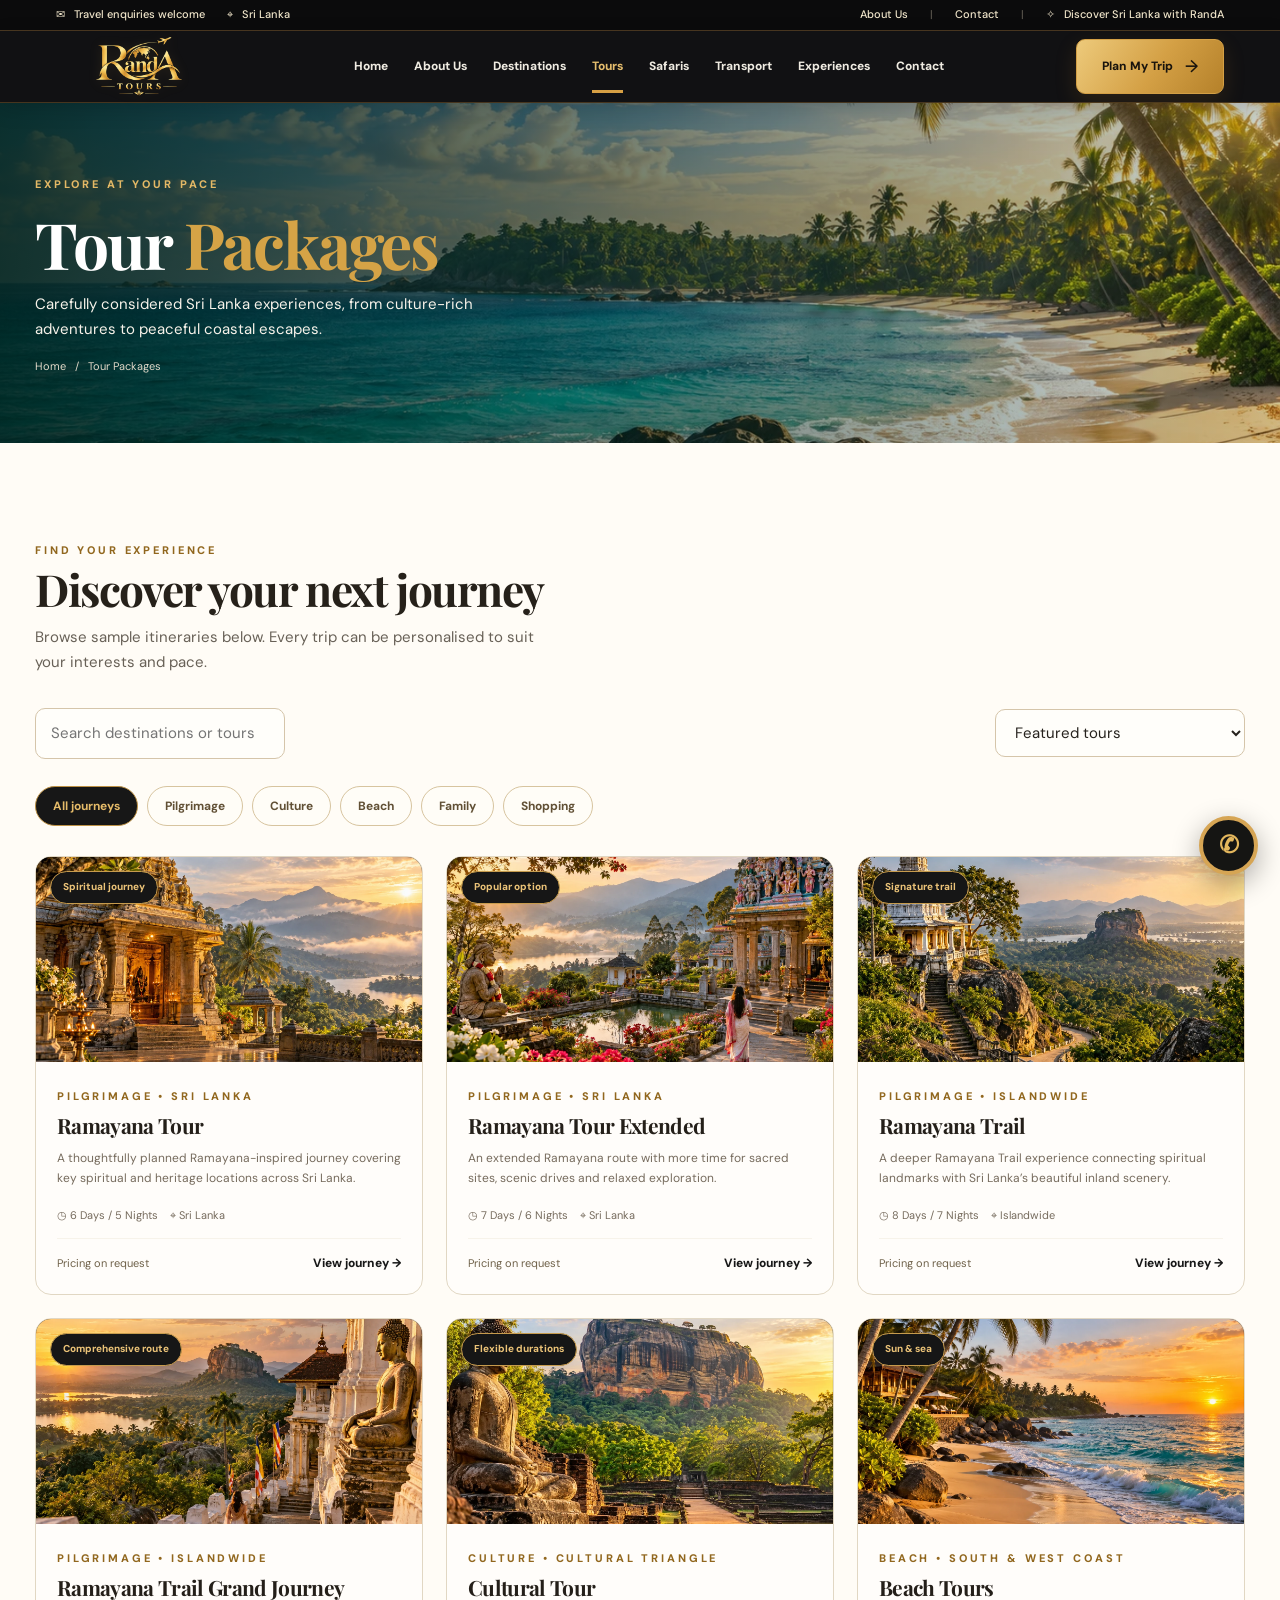
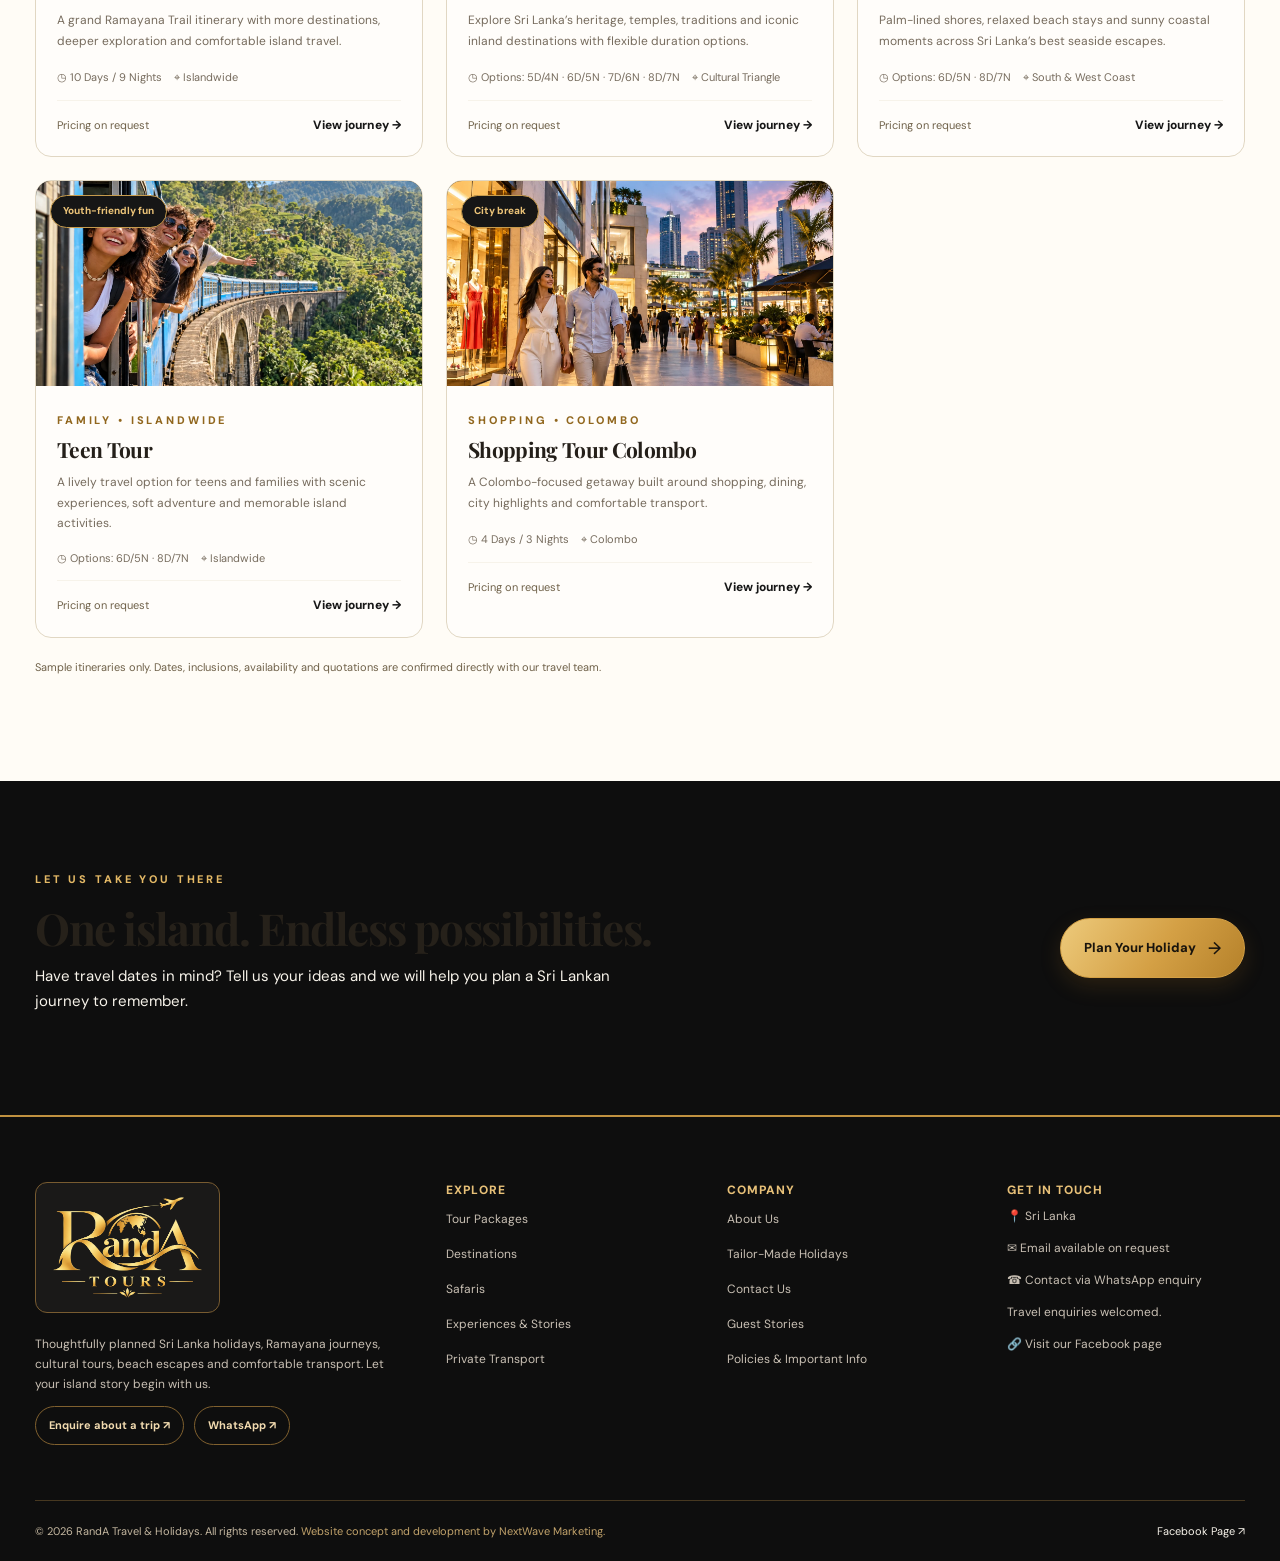
<file: tours.html>
<!doctype html>
<html lang="en"><head><meta charset="UTF-8"><meta name="viewport" content="width=device-width, initial-scale=1"><meta name="description" content="Explore sample Sri Lanka tour itineraries, from cultural routes and wildlife to beaches and hill country."><meta name="theme-color" content="#111113"><meta property="og:title" content="Sri Lanka Tour Packages & Custom Holidays | RandA Travel & Holidays"><meta property="og:description" content="Explore sample Sri Lanka tour itineraries, from cultural routes and wildlife to beaches and hill country."><meta property="og:type" content="website"><meta property="og:image" content="assets/images/hero.webp"><title>Sri Lanka Tour Packages & Custom Holidays | RandA Travel & Holidays</title><link rel="icon" href="assets/images/favicon.png" type="image/png"><link rel="stylesheet" href="assets/css/style.css"><link rel="stylesheet" href="assets/css/reference.css"><link rel="stylesheet" href="assets/css/reviews-experiences.css"><link rel="stylesheet" href="assets/css/stories.css"><link rel="stylesheet" href="assets/css/black-gold.css"><link rel="stylesheet" href="assets/css/motion-studio.css"><link rel="stylesheet" href="assets/css/reviews-carousel-filters.css"><link rel="stylesheet" href="assets/css/hero-mobile-polish.css"><script defer src="assets/js/config.js"></script><script defer src="assets/js/data.js"></script><script defer src="assets/js/reviews.js"></script><script defer src="assets/js/app.js"></script><script defer src="assets/js/motion-studio.js"></script></head><body data-page="tours"><div id="site-header"></div><main id="main"></main><div id="site-footer"></div></body></html>
</file>
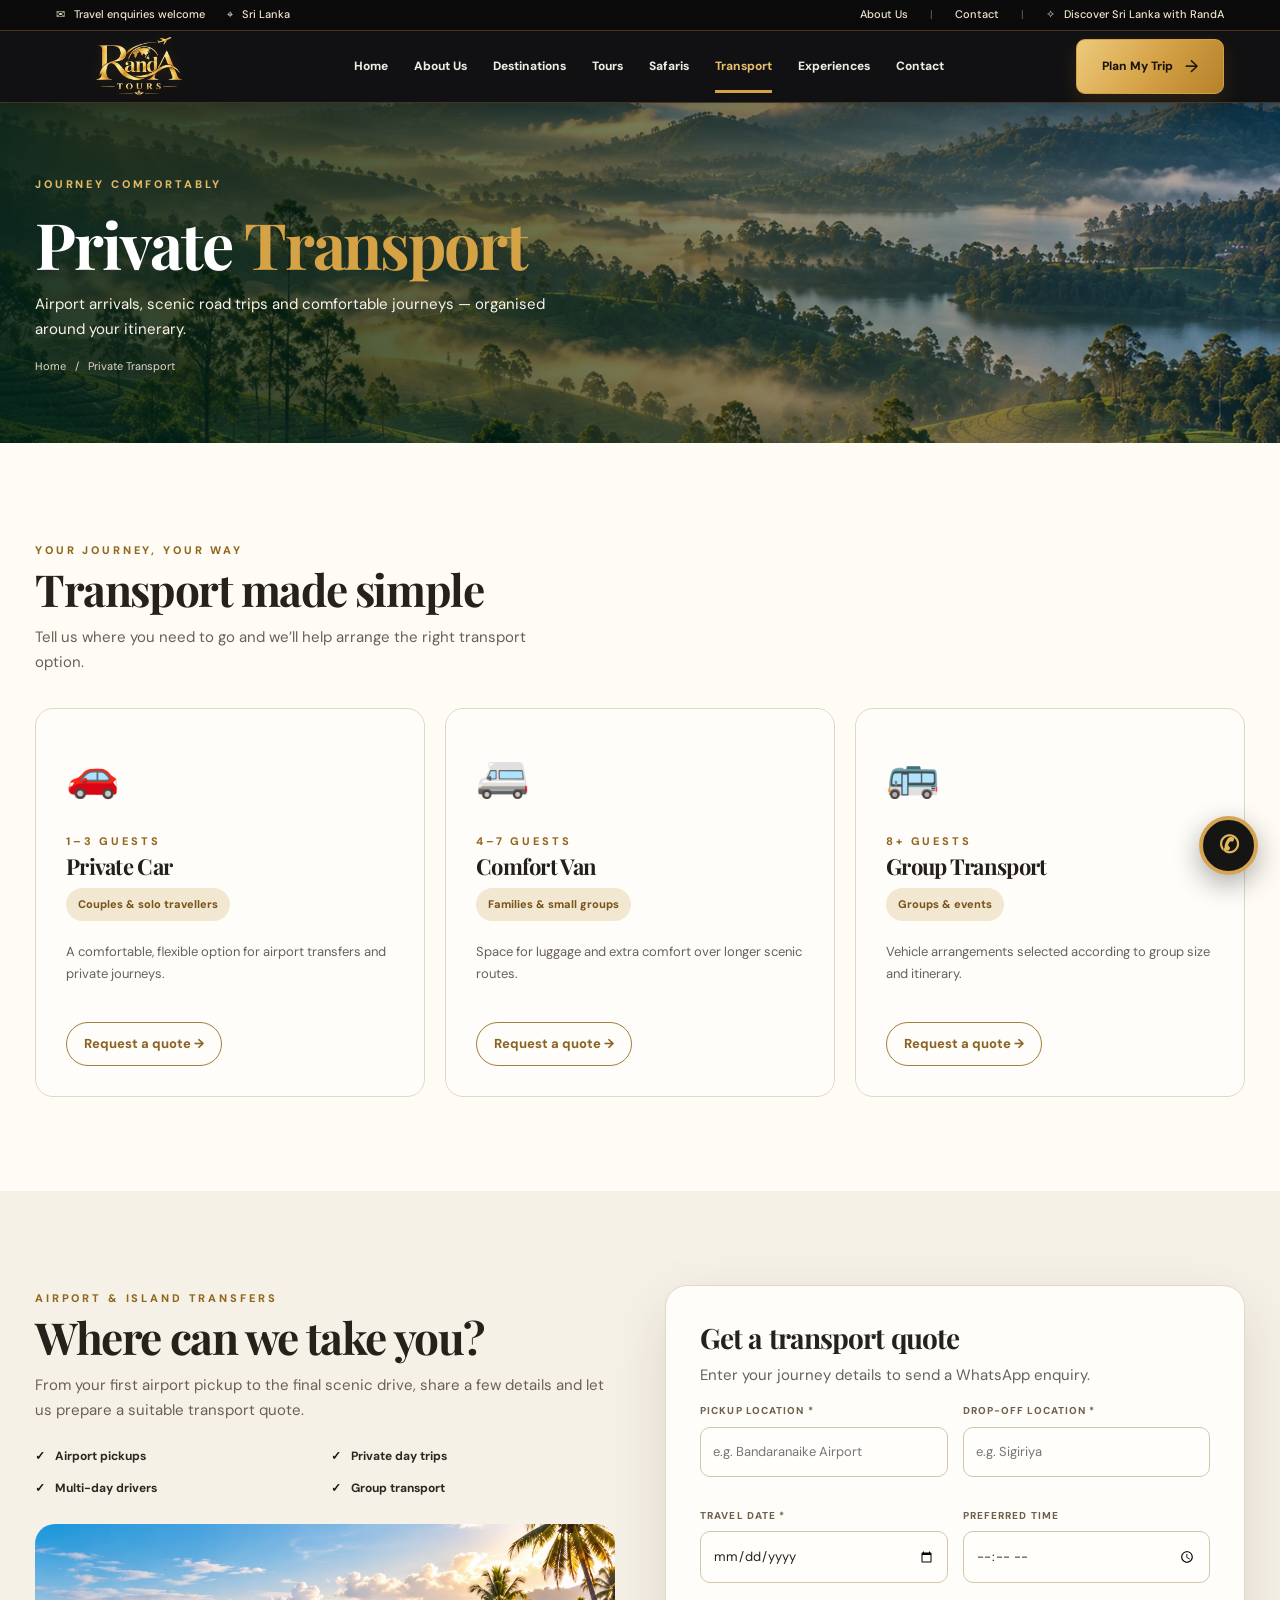
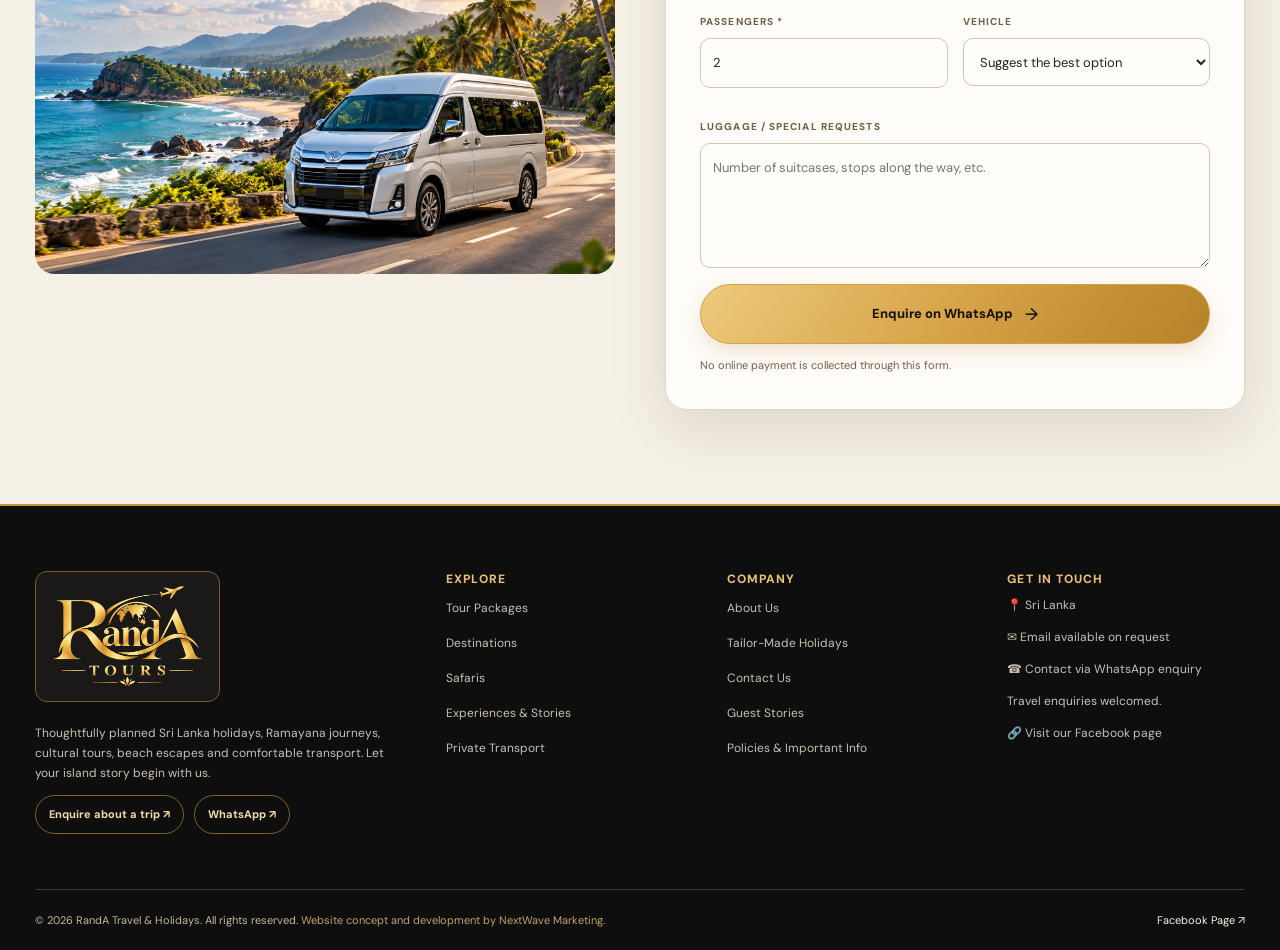
<file: transport.html>
<!doctype html>
<html lang="en"><head><meta charset="UTF-8"><meta name="viewport" content="width=device-width, initial-scale=1"><meta name="description" content="Enquire about private airport transfers, island transport, comfortable vehicles and group transport."><meta name="theme-color" content="#111113"><meta property="og:title" content="Private Transport & Airport Transfers in Sri Lanka | RandA Travel & Holidays"><meta property="og:description" content="Enquire about private airport transfers, island transport, comfortable vehicles and group transport."><meta property="og:type" content="website"><meta property="og:image" content="assets/images/hero.webp"><title>Private Transport & Airport Transfers in Sri Lanka | RandA Travel & Holidays</title><link rel="icon" href="assets/images/favicon.png" type="image/png"><link rel="stylesheet" href="assets/css/style.css"><link rel="stylesheet" href="assets/css/reference.css"><link rel="stylesheet" href="assets/css/reviews-experiences.css"><link rel="stylesheet" href="assets/css/stories.css"><link rel="stylesheet" href="assets/css/black-gold.css"><link rel="stylesheet" href="assets/css/motion-studio.css"><link rel="stylesheet" href="assets/css/reviews-carousel-filters.css"><link rel="stylesheet" href="assets/css/hero-mobile-polish.css"><script defer src="assets/js/config.js"></script><script defer src="assets/js/data.js"></script><script defer src="assets/js/reviews.js"></script><script defer src="assets/js/app.js"></script><script defer src="assets/js/motion-studio.js"></script></head><body data-page="transport"><div id="site-header"></div><main id="main"></main><div id="site-footer"></div></body></html>
</file>
<file: assets/css/style.css>
@import url('https://fonts.googleapis.com/css2?family=DM+Sans:wght@400;500;600;700;800&family=Manrope:wght@400;500;600;700;800&family=Playfair+Display:wght@400;500;600;700;800&display=swap');
:root{--green:#191817;--forest:#0c0c0d;--green2:#2a2723;--mint:#f7f3ea;--gold:#d6ad61;--sand:#f7f4ee;--cream:#fffdfa;--ink:#0c0c0d;--body:#453d30;--line:#f7f3ea;--shadow:0 18px 65px rgba(25,24,23,.09);--radius:18px;--display:'Playfair Display',Georgia,serif;--sans:'DM Sans','Manrope',Arial,sans-serif}
*{box-sizing:border-box}html{scroll-behavior:smooth}body{margin:0;background:white;color:var(--ink);font:15px/1.68 var(--sans);-webkit-font-smoothing:antialiased}img{max-width:100%;display:block}a{text-decoration:none;color:inherit}button,input,select,textarea{font:inherit}button{cursor:pointer}button,input,select,textarea{outline-offset:3px}::selection{background:var(--gold);color:var(--forest)}.container{width:min(1210px,calc(100% - 48px));margin:auto}.sm-container{width:min(1000px,calc(100% - 48px));margin:auto}.section{padding:94px 0}.section.tight{padding:65px 0}.section.cream{background:var(--sand)}.section.green-bg{background:var(--forest);color:#fff}.section-head{display:flex;align-items:flex-end;justify-content:space-between;gap:20px;margin-bottom:32px}.section-head p{max-width:510px;margin:10px 0 0}.eyebrow{text-transform:uppercase;letter-spacing:.26em;font-size:11px;font-weight:800;color:var(--green2)}.eyebrow.gold{color:var(--gold)}h1,h2,h3,h4,p{margin-top:0}h1,h2,h3{letter-spacing:-.032em}h1,h2,h3,.serif{font-family:var(--display)}h1{font-size:clamp(48px,6vw,88px);font-weight:700;line-height:1.12}h2{font-size:clamp(31px,3.45vw,49px);line-height:1.2;margin-bottom:10px}h3{font-size:22px;line-height:1.25;margin-bottom:8px}h4{font-size:16px;margin-bottom:8px}p{color:var(--body)}.white p,.dark-section p,.green-bg p{color:#f7f3ea}.lead{font-size:17px;line-height:1.85}.accent{color:var(--gold)}.green-text{color:var(--green)}.muted{color:#6f6149}.btn{border:1px solid transparent;display:inline-flex;align-items:center;justify-content:center;gap:12px;font-size:13px;font-weight:800;padding:15px 23px;border-radius:100px;transition:transform .2s,background .2s,box-shadow .2s;white-space:nowrap}.btn:hover{transform:translateY(-2px)}.btn.primary{background:var(--green);color:white}.btn.primary:hover{background:#2a2723;box-shadow:0 10px 20px rgba(25,24,23,.17)}.btn.goldbtn{background:#e5bd71;color:#191817}.btn.line{border-color:#e1d9c9;background:transparent;color:var(--green)}.btn.line:hover{background:#f7f3ea}.btn.whitebtn{background:white;color:var(--green)}.btn.glass{color:white;border:1px solid rgba(255,255,255,.55);background:rgba(255,255,255,.1)}.btn.small{padding:10px 17px}.btn.arrow::after{content:'→';font-size:17px;font-weight:500}.pill{display:inline-flex;align-items:center;gap:7px;padding:7px 12px;background:#f7f3ea;color:var(--green);font-size:11px;font-weight:800;border-radius:100px}.meta{color:#6f6149;font-size:12px}.divider{border:0;border-top:1px solid var(--line);margin:24px 0}.tiny-note{color:#6f6149;font-size:11px}
/* header */
.top-strip{background:#191817;color:#f7f3ea;font-size:11px;padding:8px 0}.top-strip .container{display:flex;justify-content:space-between;gap:20px}.top-strip span{margin-right:16px}.top-strip a:hover{color:var(--gold)}.header{position:relative;z-index:40;background:white;border-bottom:1px solid #f7f3ea}.header .container{display:flex;align-items:center;justify-content:space-between;min-height:78px;gap:20px}.logo{display:flex;align-items:center;flex-shrink:0}.logo img{width:185px;height:auto}.main-nav{display:flex;align-items:center;gap:23px}.main-nav a{font-weight:700;font-size:12px;color:#2a2723;transition:color .2s;white-space:nowrap}.main-nav a:hover,.main-nav a.active{color:var(--green2)}.main-nav a.active{position:relative}.main-nav a.active::after{content:'';position:absolute;height:2px;bottom:-10px;left:0;right:0;background:var(--green2)}.head-actions{display:flex;align-items:center;gap:13px}.nav-toggle{display:none;border:0;background:#f7f3ea;border-radius:10px;padding:10px;color:var(--green)}.header .head-actions .btn{padding:12px 18px;font-size:12px}.wa-circle{position:fixed;z-index:70;right:22px;bottom:25px;width:59px;height:59px;border:4px solid #fff;border-radius:50%;background:#453d30;color:#fff;display:grid;place-items:center;box-shadow:0 9px 30px #0c0c0d44;font-size:24px;font-weight:900;transition:transform .2s}.wa-circle:hover{transform:scale(1.07)}
/* hero */
.hero{position:relative;min-height:618px;display:flex;align-items:center;background:#0c0c0d url('../images/hero.webp') center 50% / cover no-repeat;color:#fff;overflow:visible}.hero::before{content:'';position:absolute;inset:0;background:linear-gradient(90deg,rgba(12,12,13,.93) 0%,rgba(12,12,13,.76) 33%,rgba(12,12,13,.28) 68%,rgba(12,12,13,.06) 100%)}.hero::after{content:'';position:absolute;bottom:0;left:0;right:0;height:120px;background:linear-gradient(transparent,rgba(12,12,13,.26));pointer-events:none}.hero .container{z-index:1;position:relative;padding:64px 0 110px}.hero h1{max-width:710px;margin:12px 0 18px}.hero h1 .word{display:block;color:#e7bc71}.hero p{max-width:515px;color:#f7f3ea;font-size:16px;line-height:1.85;margin-bottom:28px}.hero-buttons{display:flex;flex-wrap:wrap;gap:12px}.hero .mini-proof{display:flex;gap:29px;margin-top:40px;flex-wrap:wrap}.hero .mini-proof span{display:flex;align-items:center;gap:10px;color:#f7f3ea;font-weight:700;font-size:12px}.hero .mini-proof b{font-size:20px;font-weight:400;color:#e8bf78}.hero-decoration{position:absolute;right:3%;top:49%;z-index:1;transform:rotate(-12deg);font-family:var(--display);font-style:italic;color:#fff9d7;font-size:30px;opacity:.83;text-align:center}.search-wrap{position:relative;z-index:5;margin-top:-65px}.search-panel{background:white;box-shadow:0 20px 54px rgba(12,12,13,.14);border:1px solid #f7f3ea;border-radius:17px;padding:19px;display:grid;grid-template-columns:1.35fr 1fr .85fr auto;gap:12px;align-items:end}.field{display:flex;flex-direction:column;gap:7px}.field label{font-size:10px;letter-spacing:.11em;text-transform:uppercase;color:#6f6149;font-weight:800}.field input,.field select,.field textarea{border:1px solid #f7f3ea;background:#f7f3ea;border-radius:10px;color:#191817;padding:13px 12px;width:100%;min-height:48px;font-size:13px}.field textarea{min-height:125px;resize:vertical}.field input:focus,.field select:focus,.field textarea:focus{border-color:var(--green2);outline:2px solid #f7f3ea}.search-panel .btn{height:48px;border-radius:11px}.hero-small{min-height:340px;background:linear-gradient(90deg,rgba(12,12,13,.86),rgba(12,12,13,.20)),url('../images/hero-alt.webp') center / cover;display:flex;align-items:center;color:#fff}.hero-small .container{padding:65px 0}.hero-small h1{font-size:clamp(38px,5vw,66px);margin:12px 0}.hero-small p{max-width:510px;color:#f7f3ea}.breadcrumb{font-size:11px;color:#e1d9c9;margin-top:14px}.breadcrumb a:hover{color:#fff}
/* cards */
.services-grid{display:grid;grid-template-columns:repeat(4,1fr);gap:19px}.service-card{border:1px solid var(--line);border-radius:16px;overflow:hidden;background:white;transition:transform .2s,box-shadow .2s}.service-card:hover,.tour-card:hover,.destination-card:hover{transform:translateY(-5px);box-shadow:var(--shadow)}.service-card img{width:100%;height:160px;object-fit:cover}.service-card .content{padding:21px 20px 24px}.service-card .content p{font-size:12px;margin-bottom:0}.service-card h3{font-size:20px}.service-icon{display:inline-flex;align-items:center;justify-content:center;background:var(--mint);border-radius:12px;width:35px;height:35px;color:var(--green);font-size:20px;margin-bottom:11px}.link-arrow{color:var(--green);font-size:12px;font-weight:800;display:inline-flex;gap:9px;align-items:center}.link-arrow:hover{gap:15px}.tour-grid{display:grid;grid-template-columns:repeat(3,1fr);gap:23px}.tour-card{border-radius:16px;border:1px solid #f7f3ea;background:#fff;overflow:hidden;transition:transform .2s,box-shadow .2s}.tour-card .image{height:205px;position:relative;overflow:hidden}.tour-card .image img{width:100%;height:100%;object-fit:cover;transition:transform .5s}.tour-card:hover .image img{transform:scale(1.045)}.tour-card .image .floating-label{position:absolute;top:14px;left:14px;background:#fff9e8;color:#604b23;font-size:10px;font-weight:800;padding:7px 12px;border-radius:100px}.tour-card .content{padding:21px}.tour-card h3{font-size:21px;margin:4px 0 10px}.tour-card .content p{font-size:12px;min-height:42px;margin-bottom:16px}.tour-tags{display:flex;gap:12px;flex-wrap:wrap;color:#6f6149;font-size:11px;margin-bottom:13px}.tour-card .foot{border-top:1px solid #f7f3ea;padding-top:14px;display:flex;align-items:center;justify-content:space-between}.destination-grid{display:grid;grid-template-columns:repeat(4,1fr);gap:18px}.destination-card{height:275px;position:relative;overflow:hidden;border-radius:16px;transition:transform .2s,box-shadow .2s;background:#ddd}.destination-card img{width:100%;height:100%;object-fit:cover;transition:transform .5s}.destination-card:hover img{transform:scale(1.08)}.destination-card::after{content:'';position:absolute;inset:0;background:linear-gradient(0deg,rgba(12,12,13,.88),transparent 63%)}.destination-card .content{position:absolute;left:20px;right:20px;bottom:18px;color:#fff;z-index:1}.destination-card h3{margin-bottom:2px}.destination-card .content span{font-size:11px;color:#f7f3ea}.destination-card .corner{position:absolute;right:20px;bottom:23px;color:white;z-index:1;border:1px solid #ffffffa8;border-radius:50%;width:25px;height:25px;display:grid;place-items:center}.features{display:grid;grid-template-columns:repeat(4,1fr);gap:20px}.feature{padding:0 15px;border-left:1px solid #f7f3ea}.feature:first-child{border-left:0}.feature .icon{display:grid;place-items:center;background:#f7f3ea;color:var(--green);font-size:22px;width:48px;height:48px;border-radius:15px;margin-bottom:18px}.feature h3{font-family:var(--sans);font-weight:800;font-size:14px}.feature p{font-size:12px;margin:0}
/* sections */
.banner-split{display:grid;grid-template-columns:1fr 1fr;min-height:440px;background:#f8f4ea}.banner-split .photo{background:url('../images/hero-card.webp') center / cover}.banner-split .copy{padding:65px min(6vw,80px);display:flex;justify-content:center;flex-direction:column}.banner-split .copy h2{max-width:485px}.banner-split .copy p{max-width:500px}.dark-cta{position:relative;background:linear-gradient(90deg,#0c0c0d 2%,#191817dd 58%,#0c0c0d6e),url('../images/hero-alt.webp') center / cover;color:#fff;padding:85px 0}.dark-cta .container{display:flex;gap:25px;justify-content:space-between;align-items:center}.dark-cta h2{max-width:620px;margin:10px 0}.dark-cta p{max-width:590px;color:#f7f3ea}.stats-band{background:#f7f3ea;padding:30px 0}.stats-grid{display:grid;grid-template-columns:repeat(4,1fr);gap:25px}.stats-grid .stat{display:flex;align-items:center;gap:15px}.stats-grid .stat b{font-size:13px;color:var(--green)}.stats-grid .stat p{font-size:11px;margin:0}.stats-grid .icon{font-size:26px;color:var(--green)}.mission{display:grid;grid-template-columns:1.05fr .95fr;align-items:center;gap:60px}.mission .image{border-radius:22px;overflow:hidden;min-height:450px}.mission .image img{height:450px;object-fit:cover;width:100%}.check-grid{display:grid;grid-template-columns:repeat(2,1fr);gap:12px;margin:23px 0}.check-grid span{font-size:12px;font-weight:700;color:#2a2723}.check-grid span::before{content:'✓';margin-right:10px;color:var(--green)}.microcopy{font-size:12px;color:#98876a}.notice{padding:14px 18px;border-radius:12px;border:1px solid #f7f3ea;background:#fbfaf5;font-size:12px;color:#453d30}
/* page filtering */
.filters{display:flex;align-items:center;gap:9px;flex-wrap:wrap;margin:27px 0 30px}.filter-btn{padding:9px 17px;border:1px solid #f7f3ea;border-radius:100px;background:white;color:#6f6149;font-size:12px;font-weight:700}.filter-btn.active,.filter-btn:hover{background:var(--green);color:#fff;border-color:var(--green)}.toolbar{display:flex;justify-content:space-between;align-items:center;gap:14px;margin-bottom:20px}.toolbar input,.toolbar select{padding:12px 15px;border:1px solid var(--line);border-radius:10px;background:white;min-width:250px}.empty{padding:32px;background:var(--sand);border-radius:12px;text-align:center;grid-column:1/-1}.empty p{margin:0}
/* tour details */
.detail-header{display:flex;justify-content:space-between;align-items:start;gap:20px;padding:42px 0 20px}.detail-header h1{font-size:48px;margin:12px 0}.detail-header .btn{margin-top:24px}.detail-photo{height:450px;border-radius:22px;overflow:hidden}.detail-photo img{height:100%;width:100%;object-fit:cover}.detail-grid{display:grid;grid-template-columns:minmax(0,1fr) 350px;gap:44px;align-items:start;margin-top:50px}.detail-text h2{font-size:32px;margin:38px 0 14px}.detail-text h2:first-child{margin-top:0}.detail-text p{font-size:14px}.highlights-grid{display:grid;grid-template-columns:1fr 1fr;gap:13px;margin:20px 0}.highlight{background:#f7f3ea;border-radius:12px;padding:16px;display:flex;gap:12px;align-items:center;font-weight:700;font-size:12px;color:#2a2723}.highlight::before{content:'✦';color:#daa957}.day{border-bottom:1px solid var(--line);padding:17px 0}.day summary{cursor:pointer;font-weight:800;font-size:14px;list-style:none;display:flex;justify-content:space-between}.day summary::after{content:'+';color:var(--green);font-size:24px;line-height:1}.day[open] summary::after{content:'−'}.day p{padding-top:10px;margin:0}.sticky-book{position:sticky;top:26px;background:#fff;border:1px solid var(--line);box-shadow:var(--shadow);border-radius:19px;padding:28px}.sticky-book h3{font-size:24px}.sticky-book p{font-size:12px}.sticky-book .field{margin-top:14px}.sticky-book button{margin-top:16px;width:100%}
/* contact / transport */
.contact-grid{display:grid;grid-template-columns:1fr 1fr;gap:50px}.form-card{padding:34px;background:white;border-radius:22px;box-shadow:var(--shadow);border:1px solid var(--line)}.form-card h3{font-size:28px}.form-grid{display:grid;grid-template-columns:1fr 1fr;gap:15px}.form-card .field{margin-bottom:16px}.form-card .full{grid-column:1/-1}.contact-detail{display:flex;align-items:center;gap:15px;padding:18px 0;border-bottom:1px solid var(--line)}.contact-detail .badge-icon{background:var(--mint);width:47px;height:47px;border-radius:14px;display:grid;place-items:center;color:var(--green);font-size:21px}.contact-detail p{margin:0;font-size:12px}.vehicle-grid{display:grid;grid-template-columns:repeat(3,1fr);gap:20px}.vehicle-card{padding:30px;border:1px solid var(--line);border-radius:18px;background:#fff}.vehicle-card .bigicon{font-size:43px;margin-bottom:17px}.vehicle-card p{font-size:13px;min-height:68px}.faq-list{max-width:830px}.faq-list details{padding:20px 0;border-bottom:1px solid var(--line)}.faq-list summary{cursor:pointer;font-weight:800;list-style:none;display:flex;justify-content:space-between;gap:20px}.faq-list summary::after{content:'+';font-size:22px;color:var(--green)}.faq-list details[open] summary::after{content:'−'}.faq-list p{font-size:13px;max-width:720px;margin:12px 0 0}.split-2{display:grid;grid-template-columns:1fr 1fr;gap:40px;align-items:center}.image-round{border-radius:20px;overflow:hidden}.image-round img{width:100%;height:350px;object-fit:cover}
/* footer */
.footer{background:#0c0c0d;color:#f7f3ea;padding:65px 0 0}.footer-grid{display:grid;grid-template-columns:1.55fr 1fr 1fr 1fr;gap:43px;padding-bottom:55px}.footer h4{font:800 12px var(--sans);color:#fdfdfc;letter-spacing:.09em;text-transform:uppercase}.footer p{color:#c4b598;font-size:12px}.footer-logo{background:#fff;border-radius:12px;padding:9px;display:inline-block;margin-bottom:13px}.footer-logo img{width:153px}.footer ul{list-style:none;padding:0;margin:0}.footer li{margin-bottom:10px}.footer li a{font-size:12px;color:#e1d9c9}.footer li a:hover{color:#fff}.footer-bottom{padding:21px 0;border-top:1px solid #ffffff2a;font-size:11px;color:#c4b598;display:flex;justify-content:space-between;gap:20px}.footer-bottom a{color:#f7f3ea}.footer-cta{display:flex;gap:10px;flex-wrap:wrap}.footer-cta a{display:inline-flex;align-items:center;padding:9px 13px;border:1px solid #453d30;border-radius:100px;color:#f7f3ea;font-size:11px;font-weight:700}.footer-cta a:hover{background:#2a2723}
/* transitions */
.reveal{opacity:0;transform:translateY(18px);transition:opacity .65s,transform .65s}.reveal.visible{opacity:1;transform:none}.skip-link{position:absolute;top:-100px;left:10px;background:white;color:#000;padding:10px;z-index:999}.skip-link:focus{top:10px}
@media(max-width:1050px){.container{width:min(1160px,calc(100% - 34px))}.main-nav{gap:13px}.main-nav a{font-size:11px}.logo img{width:150px}.services-grid{grid-template-columns:repeat(2,1fr)}.tour-grid{grid-template-columns:repeat(2,1fr)}.destination-grid{grid-template-columns:repeat(3,1fr)}.footer-grid{grid-template-columns:1.5fr 1fr 1fr;gap:28px}.footer-grid>div:last-child{grid-column:1/-1}.mission{gap:30px}}
@media(max-width:760px){h1{font-size:clamp(42px,10vw,60px)}.section{padding:64px 0}.section.tight{padding:48px 0}.top-strip{display:none}.header .container{min-height:69px}.logo img{width:157px}.header .head-actions .btn{display:none}.nav-toggle{display:block}.main-nav{position:absolute;top:69px;left:0;right:0;display:none;background:white;flex-direction:column;padding:16px 20px 24px;align-items:stretch;gap:0;box-shadow:0 18px 28px #0c0c0d20}.main-nav.open{display:flex}.main-nav a{font-size:14px;padding:11px;border-bottom:1px solid #f7f3ea}.main-nav a.active::after{display:none}.hero{min-height:560px;background-position:63% center}.hero::before{background:linear-gradient(90deg,rgba(12,12,13,.85),rgba(12,12,13,.52)),linear-gradient(0deg,rgba(12,12,13,.25),transparent)}.hero .container{padding:62px 0 96px}.hero h1{max-width:550px}.hero p{font-size:14px}.hero-decoration{display:none}.hero .mini-proof{margin-top:28px;gap:15px}.hero .mini-proof span{font-size:11px}.search-panel{grid-template-columns:1fr 1fr;gap:12px}.search-panel .btn{grid-column:1/-1}.search-wrap{margin-top:-58px}.hero-small{min-height:300px}.section-head{align-items:flex-start;flex-direction:column}.services-grid{gap:13px}.service-card img{height:135px}.tour-grid{gap:14px}.tour-card .image{height:175px}.destination-grid{grid-template-columns:repeat(2,1fr)}.features{grid-template-columns:repeat(2,1fr);gap:24px}.feature:nth-child(3){border-left:0}.banner-split,.mission,.split-2,.contact-grid{grid-template-columns:1fr}.banner-split .photo{min-height:310px}.banner-split .copy{padding:43px 25px}.dark-cta .container{flex-direction:column;align-items:flex-start}.stats-grid{grid-template-columns:1fr 1fr}.detail-header{flex-direction:column}.detail-header h1{font-size:40px}.detail-photo{height:320px}.detail-grid{grid-template-columns:1fr;gap:22px}.sticky-book{position:static}.vehicle-grid{grid-template-columns:1fr}.footer-grid{grid-template-columns:1fr 1fr;gap:27px}.footer-grid>div:first-child{grid-column:1/-1}.footer-grid>div:last-child{grid-column:auto}.footer-bottom{flex-direction:column}.wa-circle{height:53px;width:53px;right:13px;bottom:17px}}
@media(max-width:480px){.container,.sm-container{width:calc(100% - 30px)}.hero{min-height:605px}.hero .container{padding:50px 0 123px}.hero h1{font-size:47px}.hero-buttons .btn{font-size:12px;padding:13px 16px}.hero .mini-proof{gap:12px}.hero .mini-proof span:last-child{display:none}.search-panel{grid-template-columns:1fr;padding:14px;gap:9px}.search-panel .btn{grid-column:1}.section{padding:54px 0}.services-grid{grid-template-columns:1fr 1fr;gap:11px}.service-card img{height:112px}.service-card .content{padding:14px}.service-card h3{font-size:16px}.service-card p{font-size:11px}.service-card .service-icon{width:29px;height:29px;font-size:16px;margin-bottom:6px}.tour-grid{grid-template-columns:1fr}.tour-card .image{height:220px}.destination-card{height:235px}.features{grid-template-columns:1fr 1fr;gap:20px}.feature{padding:0 6px;border:0}.feature .icon{width:40px;height:40px}.stats-grid{gap:13px}.stats-grid .stat{gap:7px}.stats-grid .icon{font-size:19px}.form-grid{grid-template-columns:1fr}.form-card{padding:22px}.contact-grid{gap:25px}.toolbar{flex-direction:column;align-items:stretch}.toolbar input,.toolbar select{width:100%}.detail-photo{height:260px}.highlights-grid{grid-template-columns:1fr}.footer-grid{grid-template-columns:1fr 1fr}.footer-grid>div:first-child{grid-column:1/-1}.footer h4{font-size:11px}}
@media(prefers-reduced-motion:reduce){*,*::before,*::after{animation:none!important;transition:none!important;scroll-behavior:auto!important}.reveal{opacity:1;transform:none}}


/* RandA 2026 premium photo and reveal enhancements */
.hero{background-image:linear-gradient(90deg,rgba(12,12,13,.82) 0%,rgba(12,12,13,.48) 53%,rgba(12,12,13,.13) 100%),url('../images/hero.webp');background-size:cover;background-position:center calc(50% + var(--hero-shift,0px));will-change:background-position}
.hero-small{background-size:cover!important;background-position:center!important}
.service-card img,.tour-card img,.destination-card img,.image-round img,.detail-photo img{image-rendering:auto;backface-visibility:hidden;transform:scale(1);transition:transform .85s cubic-bezier(.22,1,.36,1),filter .8s ease}
.service-card:hover img,.tour-card:hover img,.destination-card:hover img{transform:scale(1.055);filter:saturate(1.08)}
.reveal{opacity:0;transform:translate3d(0,32px,0);filter:blur(4px);transition:opacity .75s cubic-bezier(.16,1,.3,1),transform .82s cubic-bezier(.16,1,.3,1),filter .8s ease;transition-delay:var(--reveal-delay,0ms)}
.reveal.visible{opacity:1;transform:translate3d(0,0,0);filter:blur(0)}
.btn{transition:transform .28s ease,background .28s ease,box-shadow .28s ease,border-color .28s ease}
.btn:hover{transform:translateY(-2px);box-shadow:0 10px 25px #19181725}
/* Guest story section – demo placeholders are never presented as verified reviews */
.traveler-stories{background:#f7f5ef;position:relative;overflow:hidden}
.traveler-stories:before{content:'';position:absolute;top:-180px;right:-120px;height:480px;width:480px;background:radial-gradient(circle,#f7f3ea 0%,transparent 68%);pointer-events:none}
.review-top{display:flex;align-items:center;justify-content:space-between;gap:50px;position:relative}
.review-topcopy{max-width:730px}.review-topcopy h2{margin:12px 0 16px;font-size:clamp(38px,4vw,58px);line-height:1.08}.review-topcopy>p{max-width:500px}
.review-warning{margin-top:22px;padding:14px 17px;max-width:680px;border-radius:12px;background:#fffdf8;border:1px solid #dfd1b0;color:#6e654d;font-size:12px;line-height:1.65}
.review-sig{min-width:260px;display:flex;flex-direction:column;align-items:center;text-align:center;color:#191817;gap:8px}
.review-sig .review-ornament{font-size:70px;color:#cba552;line-height:.55}.review-sig>span:not(.review-ornament){font-family:var(--serif);font-size:33px;font-style:italic;line-height:1.02}.review-sig small{letter-spacing:.16em;font-size:10px;font-weight:800;margin-top:14px;color:#8c8b75}
.reviews-toolbar{display:flex;justify-content:space-between;align-items:center;gap:15px;margin:36px 0 19px}.review-count{display:flex;align-items:center;gap:9px;color:#453d30;font-size:12px;font-weight:700}.review-count-dot{background:#d9b975;width:8px;height:8px;border-radius:100%}
.review-actions{display:flex;gap:10px}.review-arrow{background:#fff;border:1px solid #e1d9c9;border-radius:100%;width:42px;height:42px;display:grid;place-items:center;color:#2a2723;font-size:19px;cursor:pointer;transition:background .25s,transform .25s}.review-arrow:hover:not(:disabled){background:#191817;color:#fff;transform:translateY(-2px)}.review-arrow:disabled{opacity:.37;cursor:not-allowed}
.reviews-grid{display:grid;grid-template-columns:repeat(3,minmax(0,1fr));gap:17px}.reviews-grid.expanded{row-gap:18px}
.review-card{position:relative;background:#fff;border:1px solid #eae9e2;box-shadow:0 12px 34px #1918170b;border-radius:20px;padding:30px 28px;display:flex;flex-direction:column;min-height:258px;overflow:hidden;transition:box-shadow .3s ease,border-color .3s ease,transform .75s ease,opacity .7s ease,filter .7s ease}
.review-card:hover{box-shadow:0 20px 50px #2a27231a;border-color:#e1d9c9}.review-card-top{display:flex;align-items:center;justify-content:space-between;margin-bottom:13px}.review-quote{font:normal 58px var(--serif);color:#c9a76a;line-height:.6}.review-status{background:#f5f1e6;color:#80673c;border-radius:100px;padding:8px 10px;font-size:9px;letter-spacing:.09em;font-weight:800}
.review-text{font:normal 16px/1.65 var(--serif);color:#191817;flex:1;margin:10px 0 26px}.review-person{display:flex;align-items:center;gap:12px;border-top:1px solid #f0f0e8;padding-top:16px}.review-avatar{display:grid;place-items:center;width:44px;height:44px;border-radius:50%;background:#f7f3ea;color:#2a2723;font:700 19px var(--serif)}.review-person strong{display:block;font-size:12px;color:#191817}.review-person span:not(.review-avatar){display:block;color:#98876a;font-size:11px;margin-top:4px}
.review-bottom{display:flex;align-items:center;justify-content:space-between;gap:20px;padding-top:24px}.review-bottom>span{color:#98876a;font-size:11px;max-width:530px;line-height:1.7}
@media(max-width:850px){.reviews-grid{grid-template-columns:repeat(2,minmax(0,1fr))}.review-top{align-items:flex-start;gap:25px}.review-sig{min-width:170px}}
@media(max-width:650px){.review-top{display:block}.review-sig{display:none}.reviews-grid{grid-template-columns:1fr}.review-bottom{align-items:stretch;flex-direction:column}.review-bottom .btn{justify-content:center}.review-card{min-height:235px}.review-topcopy h2{font-size:39px}.hero{background-position:65% calc(50% + var(--hero-shift,0px))}}
@media(prefers-reduced-motion:reduce){.reveal,.reveal.visible{opacity:1;transform:none;filter:none;transition:none!important}.hero{will-change:auto}.service-card img,.tour-card img,.destination-card img,.btn{transition:none!important}}
/* Fix original inline-anchor sizing: enforce 205px photographic card covers. */
.tour-card .image{display:block;height:205px}
.tour-card .image img{display:block;width:100%;height:100%;object-fit:cover}

/* Premium first-fold motion: gentle, one-time entrances with reduced-motion fallback. */
@keyframes heroRise{from{opacity:0;transform:translateY(22px)}to{opacity:1;transform:translateY(0)}}
.hero .eyebrow,.hero h1,.hero p,.hero-buttons,.hero .mini-proof{animation:heroRise .8s cubic-bezier(.16,1,.3,1) both}
.hero h1{animation-delay:.10s}.hero p{animation-delay:.22s}.hero-buttons{animation-delay:.30s}.hero .mini-proof{animation-delay:.45s}
@media(prefers-reduced-motion:reduce){.hero .eyebrow,.hero h1,.hero p,.hero-buttons,.hero .mini-proof{animation:none!important}}


/* RandA enhanced motion pack */
@keyframes floatY{0%,100%{transform:translateY(0)}50%{transform:translateY(-7px)}}
@keyframes pulseGlow{0%,100%{box-shadow:0 8px 24px rgba(25,24,23,.18)}50%{box-shadow:0 16px 34px rgba(212,160,67,.28)}}
@keyframes panHero{0%{background-position:center calc(50% + var(--hero-shift,0px))}100%{background-position:center calc(46% + var(--hero-shift,0px))}}
body.page-ready .header{animation:heroRise .7s cubic-bezier(.16,1,.3,1) both}
body.page-ready .ref-search-dock{animation:heroRise .85s .18s cubic-bezier(.16,1,.3,1) both}
body.page-ready .ref-trust-list{animation:heroRise .85s .28s cubic-bezier(.16,1,.3,1) both}
.ref-hero:before{animation:panHero 18s ease-in-out infinite alternate}
.tour-card,.service-card,.destination-card,.vehicle-card,.ref-dest-card,.ref-why-card,.ref-review-card{transition:transform .35s ease,box-shadow .35s ease,border-color .35s ease}
.tour-card:hover,.service-card:hover,.destination-card:hover,.vehicle-card:hover,.ref-dest-card:hover,.ref-why-card:hover,.ref-review-card:hover{transform:translateY(-8px);box-shadow:0 18px 45px rgba(25,24,23,.12)}
.ref-search-submit,.btn.goldbtn{animation:pulseGlow 4s ease-in-out infinite}
.ref-review-card:nth-child(2n){animation:floatY 7.5s ease-in-out infinite}
.ref-review-card:nth-child(2n+1){animation:floatY 8.5s ease-in-out infinite .6s}
.ref-dest-card img,.tour-card .image img,.service-card img,.destination-card img{transition:transform 1s cubic-bezier(.22,1,.36,1),filter .8s ease}
.ref-dest-card:hover img,.tour-card:hover .image img,.service-card:hover img,.destination-card:hover img{transform:scale(1.08);filter:saturate(1.08)}
@media(max-width:760px){.ref-review-card:nth-child(2n),.ref-review-card:nth-child(2n+1),.ref-search-submit,.btn.goldbtn,.ref-hero:before{animation-duration:0s;animation-iteration-count:1}}
@media(prefers-reduced-motion:reduce){.ref-hero:before,.ref-search-submit,.btn.goldbtn,.ref-review-card{animation:none!important}}


/* Final polish motion pack */
.section-head,.ref-section-title,.mission>div,.split-2>div,.contact-grid>div,.form-card{opacity:0;transform:translateY(20px);animation:heroRise .75s cubic-bezier(.16,1,.3,1) forwards}
.section-head{animation-delay:.04s}.ref-section-title{animation-delay:.08s}.mission>div:nth-child(1),.split-2>div:nth-child(1),.contact-grid>div:nth-child(1){animation-delay:.12s}.mission>div:nth-child(2),.split-2>div:nth-child(2),.contact-grid>div:nth-child(2),.form-card{animation-delay:.2s}
.main-nav a,.head-actions .btn{transition:transform .25s ease,color .25s ease,opacity .25s ease,background .25s ease}
.main-nav a:hover{transform:translateY(-1px)}
.wa-circle{animation:pulseGlow 4.5s ease-in-out infinite}
.ref-search-panel{backdrop-filter:blur(10px)}
@media(prefers-reduced-motion:reduce){.section-head,.ref-section-title,.mission>div,.split-2>div,.contact-grid>div,.form-card,.wa-circle{animation:none!important;opacity:1;transform:none}}
</file>
<file: assets/css/reference.css>
/* RandA screenshot-inspired redesign. Built as real, accessible page markup, not a UI screenshot. */
:root{--r-gold:#d7a13b;--r-dark:#0c0c0d;--r-green:#191817;--r-cream:#fffaf2}
.ref-container{width:min(1380px,calc(100% - 112px));margin:0 auto}
/* Header mirrors the reference's dark utility strip / bright primary navigation. */
.top-strip{background:linear-gradient(95deg,#191817 0%,#191817 58%,#0c0c0d 100%);padding:5px 0;color:#f7f3ea;font-weight:500;font-size:11px;min-height:31px}
.top-strip .container,.header .container{width:min(1380px,calc(100% - 112px));max-width:none}
.top-strip .container{display:flex;align-items:center;justify-content:space-between}
.top-left,.top-right{display:flex;align-items:center;gap:22px}
.top-left span,.top-right span{margin-right:0}
.top-strip a{color:#f7f3ea}.top-strip a:hover{color:#e8bb68}.top-divider{opacity:.33}
.header{box-shadow:0 1px 11px rgba(25,24,23,.06)}
.header .container{min-height:71px;gap:22px}
.header .logo img{width:166px;max-height:60px;object-fit:contain}
.header .main-nav{gap:26px}
.header .main-nav a{font-size:12px;color:#191817;font-weight:800}
.header .main-nav a.active{color:#191817}.header .main-nav a.active:after{bottom:-16px;background:#191817;height:3px}
.header .head-actions .btn.goldbtn{background:linear-gradient(135deg,#e1aa4a,#c98c25);border-radius:9px;color:white;padding:12px 25px;box-shadow:0 7px 17px #ba8f4430;font-size:12px}
.header .head-actions .btn.goldbtn:hover{background:#b67c26}
/* Hero with a true independent background photograph and usable search actions. */
.ref-hero{height:354px;position:relative;isolation:isolate;color:#fff;overflow:hidden;background:#191817 url('../images/hero-reference.webp') center 45%/cover no-repeat;transition:background-image .45s ease, background-position 1.2s ease, transform .5s ease}
.ref-hero:before{content:"";position:absolute;inset:0;z-index:-2;background:radial-gradient(circle at 14% 20%,rgba(238,188,93,.20),transparent 24%),radial-gradient(circle at 82% 18%,rgba(255,255,255,.10),transparent 28%);transform:scale(1.012);animation:heroFloat 16s ease-in-out infinite}
.ref-hero:after{content:"";position:absolute;inset:0;z-index:-1;background:linear-gradient(90deg,rgba(12,12,13,.04) 0%,rgba(12,12,13,.04) 42%,rgba(12,12,13,.47) 61%,rgba(12,12,13,.73) 100%),linear-gradient(0deg,#0c0c0d50 0%,transparent 40%)}
.ref-hero-inner{height:100%;display:flex;align-items:center;position:relative}
.ref-slide-prev,.ref-slide-next{position:absolute;z-index:3;top:43%;display:grid;place-items:center;color:white;background:#0c0c0d80;border:1px solid #ffffffe0;border-radius:50%;width:45px;height:45px;font-size:21px;line-height:1;transition:background .25s,transform .25s}
.ref-slide-prev{left:-32px}.ref-slide-next{right:-32px}.ref-slide-prev:hover,.ref-slide-next:hover{background:#191817;transform:scale(1.06)}
.ref-hero-main{display:flex;align-items:start;justify-content:flex-end;width:100%;height:100%;position:relative}
.ref-hero-copy{text-align:left;margin:27px 34px 0 0;width:min(470px,40vw)}
.ref-hero-copy .ref-script{font-family:'Brush Script MT','Segoe Script',cursive;font-style:italic;font-size:45px;color:#edb456;letter-spacing:-.015em;line-height:1.15;display:block;margin:0 0 -7px 60px;transform:rotate(-8deg)}
.ref-hero-copy h1{font-family:Georgia,'Times New Roman',serif;color:white;font-size:clamp(62px,6.1vw,103px);line-height:1;font-weight:700;letter-spacing:-.048em;margin:0 0 6px;white-space:nowrap;text-shadow:0 4px 28px #0c0c0d50}
.ref-hairline{display:flex;gap:15px;align-items:center;font-size:11px;letter-spacing:.36em;white-space:nowrap;font-weight:600;margin:2px 0 16px;color:#f7f3ea}
.ref-hairline:before,.ref-hairline:after{content:"";height:1px;width:23px;background:#d9a845;opacity:.9}
.ref-hero-copy p{font-family:var(--sans);font-size:14px;line-height:1.65;color:#f4f4ef;font-weight:500;max-width:450px;margin-bottom:13px}
.ref-hero-actions{display:flex;gap:24px;align-items:center}
.ref-hero-link{font-size:11px;color:white;font-weight:700;border-bottom:1px solid #d5b278;padding-bottom:2px}
.ref-hero-link:hover{color:#f7c96f}
.ref-hero-badge{position:absolute;left:0;bottom:136px;border:1px solid #ffffff30;border-radius:999px;padding:9px 16px;background:#191817cc;box-shadow:0 2px 13px #0c0c0d50;color:#fff;font-size:11px;font-weight:700}
.ref-hero .ref-container:last-child{position:absolute;bottom:15px;left:50%;transform:translateX(-50%);z-index:5;width:min(1380px,calc(100% - 112px))}
.ref-search-dock{width:100%;position:relative;padding-top:44px}
.ref-search-tabs{position:absolute;left:0;top:0;display:flex;align-items:center;gap:0;height:44px;border:1px solid #ffffff26;border-bottom:0;background:linear-gradient(115deg,#191817e8,#0c0c0dbb);backdrop-filter:blur(13px);border-radius:13px 13px 0 0;overflow:hidden;box-shadow:0 -3px 17px #0c0c0d38}
.ref-tab{border:0;color:#f7f3ea;padding:0 22px;height:100%;background:transparent;font-size:12px;font-weight:700;white-space:nowrap;transition:background .25s}
.ref-tab:hover,.ref-tab.active{background:#ffffff21}.ref-tab.active{box-shadow:inset 0 -3px 0 #ecc068}
.ref-search-panel{display:grid;grid-template-columns:1.12fr 1.02fr .88fr .84fr;background:#fff;padding:8px 9px;min-height:59px;gap:0;box-shadow:0 15px 30px #0c0c0d35;border:1px solid #f7f3ea;border-radius:11px}
.ref-field{display:flex;flex-direction:column;justify-content:center;gap:0;padding:3px 16px;border-right:1px solid #f7f3ea;min-width:0}
.ref-field label{font-size:10px;color:#191817;font-weight:800;letter-spacing:-.01em;white-space:nowrap}
.ref-field select,.ref-field input{height:26px;min-height:26px;border:0;width:100%;border-radius:0;background:transparent;color:#6f6149;font-size:11px;padding:0 0 0 19px;cursor:pointer}
.ref-field select:focus,.ref-field input:focus{border:0;outline:1px solid #6f6149}
.ref-search-submit{background:linear-gradient(120deg,#dbaa4c,#cc942f);color:white;font-size:12px;font-weight:800;border:1px solid #fff;border-radius:10px;padding:10px;transition:transform .2s,background .2s}
.ref-search-submit:hover{background:#b78326;transform:translateY(-1px)}
/* Trust bar in the same position as mockup, with grounded values rather than invented stats. */
.ref-trustbar{background:linear-gradient(90deg,#0c0c0d,#191817 50%,#191817);color:#fff;min-height:69px;display:flex;align-items:center}
.ref-trust-list{display:grid;grid-template-columns:repeat(4,minmax(0,1fr));gap:0}
.ref-trust{display:flex;justify-content:center;align-items:center;gap:17px;border-right:1px solid #ffffff29;min-height:69px}.ref-trust:last-child{border-right:0}
.ref-trust>span{font-size:32px;font-family:Georgia,serif;color:#e0a83f;line-height:1}
.ref-trust strong{color:white;display:block;font-size:15px;line-height:1.3;font-weight:800}.ref-trust small{color:#f7f3ea;display:block;font-size:11px;line-height:1.5}
/* Destination carousel-like cards - grounded image assets, 5 column grid. */
.ref-dest-section{padding:24px 0 22px;background:#fff}
.ref-section-title{display:flex;justify-content:space-between;gap:25px;align-items:center;margin-bottom:14px}
.ref-kicker{display:block;color:#b98b36;font-size:10px;letter-spacing:.28em;font-weight:800;margin-bottom:2px}
.ref-section-title h2{font-family:Georgia,serif;font-size:clamp(23px,2.4vw,34px);line-height:1.2;letter-spacing:-.025em;font-weight:700;margin:0 0 2px;color:#0c0c0d}
.ref-section-title p{font-size:12px;color:#6f6149;margin:0;line-height:1.44}
.ref-outline{color:#191817;background:white;border:1px solid #2a2723;border-radius:100px;font-weight:800;font-size:11px;padding:9px 17px;flex-shrink:0;transition:background .2s,color .2s}.ref-outline:hover{color:white;background:#191817}
.ref-dest-grid{display:grid;grid-template-columns:repeat(5,minmax(0,1fr));gap:11px}
.ref-dest-card{height:147px;position:relative;display:block;overflow:hidden;border-radius:8px;isolation:isolate;box-shadow:0 5px 12px #0c0c0d30}
.ref-dest-card:after{content:"";position:absolute;inset:32% 0 0;background:linear-gradient(0deg,#0c0c0dcb,transparent);z-index:1}
.ref-dest-card img{width:100%;height:100%;object-fit:cover;transition:transform .7s cubic-bezier(.18,1,.35,1)}
.ref-dest-card:hover img{transform:scale(1.09)}
.ref-dest-info{position:absolute;bottom:12px;left:13px;z-index:2;color:white;display:flex;flex-direction:column;line-height:1.33}
.ref-dest-info strong{font-weight:800;font-size:12px}.ref-dest-info small{font-size:10px;color:#f7f7f4}
.ref-dest-arrow{width:33px;height:33px;display:grid;place-items:center;border:1px solid #ffffffd8;border-radius:50%;background:#19181770;position:absolute;z-index:2;right:10px;bottom:12px;color:white;font-size:17px;transition:background .2s,transform .2s}
.ref-dest-card:hover .ref-dest-arrow{background:#bc8c35;transform:translateX(2px)}
/* Review space exactly in the visual role shown by reference, without invented identities or ratings. */
.ref-stories{background:linear-gradient(107deg,#f6eddf,#fdfbf8 62%,#f6ede0);padding:14px 0 10px}
.ref-stories-row{display:grid;grid-template-columns:295px minmax(0,1fr);gap:24px;align-items:stretch}
.ref-stories-head{padding-top:5px}
.ref-stories-head h2{font-family:Georgia,serif;font-size:26px;line-height:1.1;font-weight:700;letter-spacing:-.035em;margin:1px 0 8px}
.ref-stories-head p{font-size:12px;line-height:1.45;color:#453d30;margin:0 0 7px}
.ref-story-counter{display:block;color:#2a2723;font-size:16px;font-weight:800}
.ref-demo-note{font-size:10px;color:#867d65;line-height:1.3;display:block;max-width:230px;margin-top:4px}
.ref-stories-list{position:relative;padding-right:28px;min-width:0}
.ref-stories .reviews-grid{display:grid;grid-template-columns:repeat(4,minmax(0,1fr));gap:11px;align-content:start}
.ref-review-card{height:166px;border:1px solid #eae9e3;background:white;border-radius:8px;box-shadow:0 8px 15px #19181710;padding:12px 12px 9px;display:flex;flex-direction:column;overflow:hidden}
.ref-review-card .ref-review-top{display:flex;align-items:center;justify-content:space-between;height:20px;margin-bottom:5px;gap:4px}
.ref-quote-symbol{font:29px/1 Georgia,serif;color:#8c9490}
.ref-review-label{font-size:8px;letter-spacing:.04em;color:#a57f48;font-weight:800;white-space:nowrap}
.ref-review-role{font-size:11px;color:#191817;font-weight:800;white-space:nowrap;text-overflow:ellipsis;overflow:hidden}
.ref-review-text{font-size:10.5px;color:#453d30;line-height:1.4;margin:7px 0 10px;flex:1}
.ref-review-person{display:flex;align-items:center;gap:9px;border-top:1px solid #f7f3ea;padding-top:7px}
.ref-review-avatar{width:26px;height:26px;display:grid;place-items:center;border-radius:50%;font-size:11px;background:#f7f3ea;color:#453d30}
.ref-review-person strong{font-size:10px;color:#191817;display:block;line-height:1.2}.ref-review-person small{font-size:8px;color:#98876a;display:block;line-height:1.2}
.ref-story-nav{position:absolute;right:-5px;top:29px;display:flex;flex-direction:column;gap:7px}
.ref-stories .review-arrow{height:31px;width:31px;font-size:16px;color:#2a2723;box-shadow:0 4px 6px #19181718}
.ref-stories-bottom{display:flex;justify-content:flex-end;align-items:center;gap:20px;padding-top:6px;color:#786f62;font-size:10px}
.ref-stories-bottom button{background:none;border:0;color:#2a2723;font-size:10px;font-weight:800;cursor:pointer}
.ref-stories .reviews-grid.expanded{grid-template-columns:repeat(4,minmax(0,1fr));max-height:680px;overflow:auto;gap:11px}
/* Benefits section begins immediately after reviews, matching screenshot. */
.ref-why{color:#fff;padding:31px 0 35px;background:linear-gradient(90deg,#0c0c0de8,#0c0c0dda),url('../images/hill-country.webp') center/cover}
.ref-why .ref-container{display:grid;grid-template-columns:1fr 1.95fr;gap:28px;align-items:center}
.ref-why-title h2{color:white;font-family:Georgia,serif;font-size:32px;margin:3px 0 7px}.ref-why-title p{color:#f7f3ea;font-size:12px;margin:0}
.ref-why-grid{display:grid;grid-template-columns:repeat(4,minmax(0,1fr));gap:10px}
.ref-why-card{min-height:106px;border-radius:8px;border:1px solid #ffffff5e;padding:15px 10px;display:flex;flex-direction:column;align-items:center;justify-content:center;gap:5px;text-align:center;background:#ffffff06;transition:background .25s,transform .25s}
.ref-why-card:hover{background:#ffffff1c;transform:translateY(-3px)}
.ref-why-card>span{font:28px Georgia,serif;color:#e6ae42}
.ref-why-card strong{font-size:11px;color:white;line-height:1.2}.ref-why-card small{font-size:9px;color:#f7f3ea;line-height:1.3}
/* Supporting below-the-fold sections */
.ref-featured .section-head{margin-bottom:24px}
.ref-custom{display:grid;grid-template-columns:1fr 1fr;min-height:390px;background:#fff9ef}
.ref-custom-photo{background:url('../images/beach.webp') center/cover}
.ref-custom-content{padding:60px min(6vw,90px);display:flex;flex-direction:column;align-items:flex-start;justify-content:center}
.ref-custom-content h2{font-size:40px;margin:10px 0}.ref-custom-content p{max-width:500px;font-size:14px}
.ref-custom-content .btn{border-radius:9px;background:linear-gradient(120deg,#e1b55b,#d4a043)}
/* Header / scroll polish */
.ref-hero-copy>*{animation:refFadeUp .8s both cubic-bezier(.16,1,.3,1)}.ref-hero-copy h1{animation-delay:.1s}.ref-hero-copy p{animation-delay:.24s}.ref-hero-copy .ref-hero-actions{animation-delay:.36s}
@keyframes refFadeUp{from{opacity:0;transform:translateY(18px)}to{opacity:1;transform:translateY(0)}}
@media(min-width:1450px){.ref-hero-copy{margin-right:45px}.ref-hero-badge{bottom:140px}}
@media(max-width:1250px){.header .main-nav{gap:14px}.header .container,.top-strip .container{width:calc(100% - 50px)}.ref-container,.ref-hero .ref-container:last-child{width:calc(100% - 72px)}.ref-slide-prev{left:-22px}.ref-slide-next{right:-22px}.ref-stories-row{grid-template-columns:235px 1fr;gap:14px}.ref-review-card{padding:10px}.ref-hero-copy{margin-right:8px;width:470px}}
@media(max-width:1020px){.header .main-nav{gap:11px}.header .main-nav a{font-size:11px}.header .logo img{width:140px}.header .head-actions .btn.goldbtn{padding:10px 14px}.ref-hero-copy h1{font-size:68px}.ref-hero-copy{width:390px}.ref-dest-grid{grid-template-columns:repeat(5,1fr);gap:8px}.ref-dest-card{height:142px}.ref-dest-info strong{font-size:11px}.ref-stories .reviews-grid{grid-template-columns:repeat(2,1fr)}.ref-stories-row{grid-template-columns:225px 1fr}.ref-why .ref-container{grid-template-columns:1fr}.ref-why-title{max-width:550px}.ref-why-grid{gap:12px}}
@media(max-width:760px){.top-strip{display:none}.header .container{width:calc(100% - 28px);min-height:69px}.header .logo img{width:153px}.header .head-actions .btn.goldbtn{display:none}.header .main-nav{position:absolute;top:69px;left:0;right:0;background:white;display:none;align-items:stretch;flex-direction:column;gap:0;padding:12px 22px 22px;box-shadow:0 18px 24px #0c0c0d20}.header .main-nav.open{display:flex}.header .main-nav a{font-size:14px;padding:11px;border-bottom:1px solid #f7f3ea}.header .nav-toggle{display:block}.ref-container,.ref-hero .ref-container:last-child{width:calc(100% - 34px)}
.ref-hero{height:585px}.ref-hero:before{background-position:42% center}.ref-hero:after{background:linear-gradient(90deg,#0c0c0db5,#0c0c0d91),linear-gradient(0deg,#0c0c0d9f,transparent 60%)}.ref-hero-inner{display:block}.ref-hero-main{align-items:flex-start}.ref-hero-copy{width:100%;margin:38px 0 0;padding:0 8px}.ref-hero-copy .ref-script{font-size:38px;margin:0 0 -4px 33px}.ref-hero-copy h1{font-size:clamp(49px,12vw,77px);white-space:normal}.ref-hairline{font-size:9px;letter-spacing:.2em}.ref-hero-copy p{font-size:13px;max-width:450px}.ref-hero-actions{gap:17px}.ref-hero-badge{left:8px;bottom:203px;font-size:10px}.ref-slide-prev,.ref-slide-next{top:33%;width:35px;height:35px;font-size:16px}.ref-slide-prev{left:-10px}.ref-slide-next{right:-10px}.ref-hero .ref-container:last-child{bottom:18px}.ref-search-dock{padding-top:40px}.ref-search-tabs{height:40px;width:100%;overflow:auto;scrollbar-width:none}.ref-tab{font-size:10px;padding:0 14px;min-width:max-content}.ref-search-panel{grid-template-columns:1fr 1fr;gap:0;padding:7px}.ref-field{padding:6px 9px;border-bottom:1px solid #f7f3ea}.ref-field:nth-child(2){border-right:0}.ref-field:nth-child(3){grid-column:1/-1;border:0}.ref-search-submit{grid-column:1/-1;min-height:42px}.ref-trust-list{grid-template-columns:repeat(2,1fr)}.ref-trust{min-height:64px;justify-content:flex-start;padding-left:20px;gap:12px}.ref-trust:nth-child(2){border-right:0}.ref-trust:nth-child(-n+2){border-bottom:1px solid #ffffff26}.ref-trust>span{font-size:25px}.ref-trust strong{font-size:12px}.ref-trust small{font-size:9px}.ref-dest-section{padding:36px 0}.ref-section-title{align-items:flex-start}.ref-section-title h2{font-size:27px}.ref-section-title p br{display:none}.ref-section-title .ref-outline{display:none}.ref-dest-grid{grid-template-columns:repeat(2,minmax(0,1fr));gap:11px}.ref-dest-card{height:168px}.ref-dest-card:last-child{grid-column:1/-1}.ref-stories{padding:30px 0 23px}.ref-stories-row{display:block}.ref-stories-head{padding-bottom:17px}.ref-stories-head h2{font-size:30px}.ref-stories-list{padding-right:0}.ref-stories .reviews-grid{grid-template-columns:repeat(2,1fr)}.ref-stories .ref-review-card{height:184px}.ref-story-nav{position:static;flex-direction:row;justify-content:flex-end;padding-top:12px}.ref-stories-bottom{justify-content:space-between}.ref-why{padding:44px 0}.ref-why-grid{grid-template-columns:repeat(2,minmax(0,1fr))}.ref-custom{grid-template-columns:1fr}.ref-custom-photo{min-height:260px}.ref-custom-content{padding:35px 25px}.ref-custom-content h2{font-size:34px}}
@media(max-width:500px){.ref-hero{height:620px}.ref-hero-copy{margin-top:33px;padding:0 8px}.ref-hero-copy h1{font-size:clamp(46px,12vw,60px)}.ref-hero-copy .ref-script{font-size:35px}.ref-hero-copy p{font-size:13px}.ref-hero-badge{bottom:223px}.ref-dest-grid{grid-template-columns:1fr 1fr;gap:9px}.ref-dest-card{height:164px}.ref-dest-card:last-child{grid-column:1/-1;height:180px}.ref-stories .reviews-grid{grid-template-columns:1fr}.ref-stories .reviews-grid.expanded{grid-template-columns:1fr}.ref-stories .ref-review-card{height:172px}.ref-section-title h2{font-size:25px}.ref-why-grid{gap:10px}.ref-why-card{min-height:116px}.ref-why-title h2{font-size:29px}.ref-trust{padding-left:8px;gap:8px}}
@media(prefers-reduced-motion:reduce){.ref-hero-copy>*{animation:none!important}.ref-dest-card img{transition:none!important}.ref-hero:before{transition:none!important}}
/* Progressive-enhancement animation: all content stays readable even before observers fire. */
.reveal,.reveal:not(.visible){opacity:1;filter:none;transform:none}
.reveal.visible{opacity:1;filter:none;transform:none;animation:refReveal .68s cubic-bezier(.16,1,.3,1) both;animation-delay:var(--reveal-delay,0ms)}
@keyframes refReveal{from{opacity:.55;transform:translateY(15px)}to{opacity:1;transform:translateY(0)}}
@media(prefers-reduced-motion:reduce){.reveal.visible{animation:none!important}}
</file>
<file: assets/css/reviews-experiences.css>
/* RANDa / Experiences & Guest Journal — editorial premium theme, 2026 */
:root{--story-forest:#0c0c0d;--story-deep:#191817;--story-gold:#ddb979;--story-ivory:#f8f6f0;--story-ink:#191817;--story-subtle:#6f6149}

/* Home story carousel */
.upgraded-stories{background:linear-gradient(125deg,#f6f5ee 0%,#fffdf8 65%,#f4f4e9 100%);padding:78px 0 69px;position:relative;overflow:hidden;isolation:isolate}
.upgraded-stories:before{content:'';position:absolute;z-index:-1;top:-230px;right:-210px;width:600px;height:600px;border:1px solid rgba(25,24,23,.12);border-radius:50%;box-shadow:0 0 0 85px rgba(25,24,23,.016),0 0 0 165px rgba(25,24,23,.012)}
.stories-header{display:flex;align-items:end;justify-content:space-between;gap:25px;margin-bottom:17px}
.stories-header h2{font:700 clamp(32px,3.3vw,50px)/1.12 var(--display);margin:13px 0 10px;letter-spacing:-.035em;color:#191817}
.stories-period,.exp-library-header h2 span{color:#c69a53}
.stories-header p{font:400 14px/1.75 var(--sans);max-width:580px;color:#6f6149;margin:0}
.story-all-link{flex-shrink:0;display:inline-flex;align-items:center;gap:17px;font-weight:800;font-size:12px;color:#2a2723;border-bottom:1px solid #c4b598;padding-bottom:8px;transition:gap .25s ease,color .25s ease}
.story-all-link:hover{gap:23px;color:#2a2723}
.stories-stage{min-height:326px;overflow:hidden;border-radius:16px}
.stories-track{display:grid;grid-template-columns:repeat(3,minmax(0,1fr));align-items:stretch;gap:17px}
.story-card{display:flex;flex-direction:column;min-width:0;background:#fff;border:1px solid #f7f3ea;border-radius:14px;padding:26px 25px 22px;box-shadow:0 15px 46px rgba(25,24,23,.062);position:relative;transition:transform .35s ease,box-shadow .35s ease,border-color .35s ease;overflow:hidden}
.story-card:hover{border-color:#e1d9c9;box-shadow:0 24px 55px rgba(25,24,23,.10);transform:translateY(-4px)}
.story-card-home{height:319px}
.story-top{display:flex;align-items:start;justify-content:space-between;gap:12px}
.story-quote-symbol{font:700 53px/.9 Georgia,serif;color:#caa66a}
.story-quote{flex:1;margin:10px 0 21px;color:#2a2723;font:400 13.4px/1.78 var(--sans);overflow-wrap:anywhere}
.story-card-home .story-quote{display:-webkit-box;-webkit-line-clamp:6;-webkit-box-orient:vertical;overflow:hidden;max-height:9.9em}
.story-person{display:flex;gap:11px;align-items:center;padding-top:14px;border-top:1px solid #f7f3ea;min-width:0}
.story-avatar{display:grid;place-items:center;flex-shrink:0;width:39px;height:39px;border-radius:50%;background:linear-gradient(140deg,#f7f3ea,#f0efe4);color:#2a2723;font:800 13px var(--sans)}
.story-person-details{min-width:0}
.story-person-details strong{display:block;font:800 12px/1.35 var(--sans);color:#191817}
.story-person-details span{display:block;color:#98876a;font:500 10px/1.45 var(--sans);margin-top:2px;white-space:nowrap;text-overflow:ellipsis;overflow:hidden}
.story-fade>.story-card{animation:storyFadeIn .7s cubic-bezier(.16,1,.3,1) both}
.story-fade>.story-card:nth-child(2){animation-delay:.09s}
.story-fade>.story-card:nth-child(3){animation-delay:.16s}
@keyframes storyFadeIn{from{opacity:.3;transform:translateY(17px) scale(.985)}to{opacity:1;transform:translateY(0) scale(1)}}
.stories-bottom{display:flex;justify-content:space-between;gap:20px;align-items:center;padding-top:22px}
.stories-progress{display:flex;align-items:center;gap:17px;color:#453d30;font:800 10px var(--sans);letter-spacing:.05em;min-width:0}
.stories-meter{width:154px;height:3px;border-radius:20px;background:#f7f3ea;overflow:hidden}
.stories-meter>div{height:100%;width:2%;border-radius:20px;background:#453d30;transition:width .65s ease}
.stories-actions{display:flex;gap:8px}
.story-control{display:grid;place-items:center;width:37px;height:37px;color:#453d30;background:#fff;border:1px solid #f7f3ea;border-radius:100px;font:600 18px var(--sans);box-shadow:0 3px 9px #1918170d;transition:background .25s,color .25s,transform .25s}
.story-control:hover,.story-control:focus-visible{color:#fff;background:#2a2723;transform:translateY(-2px)}

/* Dedicated Experiences page */
.exp-hero{position:relative;background:radial-gradient(circle at 66% 10%,#2a2723 0,#191817 39%,#0c0c0d 90%);color:white;overflow:hidden;isolation:isolate}
.exp-hero::before{content:'';position:absolute;right:-180px;top:-350px;width:760px;height:760px;border:1px solid rgba(238,208,151,.15);border-radius:50%;z-index:-1;box-shadow:0 0 0 95px rgba(232,206,155,.025),0 0 0 186px rgba(232,206,155,.018)}
.exp-hero-grid{min-height:545px;display:grid;grid-template-columns:1.1fr .9fr;gap:58px;align-items:center;padding-top:58px;padding-bottom:62px}
.exp-intro{max-width:620px;position:relative;z-index:2}
.exp-kicker{display:inline-flex;align-items:center;gap:10px;font:800 10px var(--sans);letter-spacing:.2em;color:#d7c095}
.exp-spark{font-size:16px}
.exp-intro h1{font:700 clamp(49px,5.1vw,79px)/1.09 var(--display);letter-spacing:-.043em;margin:22px 0 25px;color:white}
.exp-intro h1 em{color:#e0ba7b;font-weight:500;font-style:italic}
.exp-intro p{color:#e1d9c9;max-width:490px;font:400 14px/1.95 var(--sans);margin-bottom:28px}
.exp-actions{display:flex;flex-wrap:wrap;align-items:center;gap:23px;margin-bottom:54px}
.exp-actions .btn{border-radius:8px}
.exp-text-link{display:inline-flex;gap:16px;align-items:center;border-bottom:1px solid #c4b598;padding-bottom:7px;color:white;font:700 12px var(--sans)}
.exp-text-link:hover{color:#e1bc7d}
.exp-bits{display:flex;align-items:center;gap:18px;font:800 9px var(--sans);letter-spacing:.13em;color:#c4b598}
.exp-rule{height:1px;width:25px;background:#c6a36a;opacity:.7}
.exp-hero-visual{position:relative;aspect-ratio:4/4.65;border-radius:15px;overflow:visible;margin:14px 20px 0 0;isolation:isolate;animation:expImageArrival .9s cubic-bezier(.16,1,.3,1) both}
.exp-hero-visual:before{content:'';position:absolute;inset:17px -18px -17px 18px;border:1px solid rgba(223,189,125,.65);border-radius:14px;z-index:-1}
.exp-hero-visual>img{width:100%;height:100%;object-fit:cover;border-radius:12px;filter:saturate(.92);box-shadow:0 30px 65px #0c0c0d99}
.exp-hero-visual:after{content:'';position:absolute;inset:0;border-radius:12px;background:linear-gradient(0deg,rgba(12,12,13,.25),transparent 45%);pointer-events:none}
.exp-float-note{position:absolute;bottom:25px;left:-42px;background:#fffefa;padding:15px 19px;border-radius:8px;display:flex;align-items:center;gap:13px;box-shadow:0 17px 45px #0c0c0d4d;z-index:1;max-width:320px}
.exp-float-note>span{font-size:28px;color:#b88e49}
.exp-float-note strong{display:block;color:#2a2723;font:800 12px var(--sans)}
.exp-float-note small{display:block;color:#6f6149;font:500 10px var(--sans);margin-top:3px}
@keyframes expImageArrival{from{opacity:0;transform:translateX(25px) scale(.98)}to{opacity:1;transform:translateX(0) scale(1)}}
.exp-explore{padding:84px 0 98px;background:#fffefa}
.exp-sec-head{max-width:700px;margin-bottom:28px}
.exp-sec-head h2{font:700 clamp(31px,3.7vw,50px)/1.14 var(--display);color:#191817;margin:13px 0}
.exp-sec-head p{font:400 14px/1.8 var(--sans);color:#6f6149;max-width:640px}
.exp-categories{display:grid;grid-template-columns:repeat(4,minmax(0,1fr));gap:16px}
.exp-photo-card{height:290px;display:block;position:relative;border-radius:11px;overflow:hidden;background:#191817;transition:transform .3s ease,box-shadow .3s ease}
.exp-photo-card:hover{transform:translateY(-7px);box-shadow:0 17px 35px #19181728}
.exp-photo-card img{width:100%;height:100%;object-fit:cover;transition:transform .85s cubic-bezier(.16,1,.3,1)}
.exp-photo-card:hover img{transform:scale(1.08)}
.exp-photo-card:after{content:'';position:absolute;inset:0;background:linear-gradient(0deg,rgba(12,12,13,.92),rgba(12,12,13,.12) 67%)}
.exp-photo-card>div{position:absolute;z-index:1;bottom:21px;left:19px;right:18px;color:white}
.exp-photo-card span{color:#e1c38a;display:block;font:800 9px var(--sans);letter-spacing:.13em;margin-bottom:9px}
.exp-photo-card strong{display:block;font:700 23px/1.1 var(--display)}
.exp-photo-card small{display:block;font:400 11px var(--sans);color:#f7f3ea;margin-top:6px}
.exp-library{background:#f6f6f0;padding:83px 0 95px;scroll-margin-top:50px}
.exp-library-header{display:flex;justify-content:space-between;align-items:center;gap:32px;margin-bottom:32px}
.exp-library-header>div:first-child{max-width:700px}
.exp-library-header h2{font:700 clamp(36px,4vw,52px)/1.1 var(--display);margin:11px 0 14px;color:#191817}
.exp-library-header p{font:400 13px/1.85 var(--sans);color:#6f6149;margin:0;max-width:630px}
.exp-filterpanel{padding:21px;border:1px solid #f7f3ea;background:white;border-radius:13px;box-shadow:0 6px 28px #19181720}
.exp-country-list{display:flex;flex-wrap:wrap;gap:8px;border-bottom:1px solid #f7f3ea;padding-bottom:17px}
.exp-chip{border:1px solid #f7f3ea;background:#fff;border-radius:100px;color:#453d30;padding:9px 14px;font:800 11px var(--sans);display:flex;gap:8px;align-items:center;transition:background .2s,border-color .2s,color .2s}
.exp-chip:hover{border-color:#98876a}
.exp-chip.active{background:#2a2723;color:white;border-color:#2a2723}
.exp-chip span{font:700 9px var(--sans);opacity:.75}
.exp-tools{display:flex;gap:16px;align-items:center;margin-top:16px;flex-wrap:wrap}
.exp-search{display:flex;align-items:center;gap:9px;border:1px solid #f7f3ea;background:#f7f3ea;border-radius:7px;padding:2px 15px;min-width:220px;flex:1;color:#6f6149}
.exp-search span{font-size:21px}
.exp-search input{border:0;background:transparent;outline:0;width:100%;height:41px;color:#2a2723;font:500 12px var(--sans)}
.exp-select-wrap{display:flex;align-items:center;gap:12px;color:#6f6149;font:700 11px var(--sans)}
.exp-select-wrap select{border:1px solid #f7f3ea;background:#f7f3ea;color:#2a2723;border-radius:7px;padding:11px;max-width:260px;font:600 11px var(--sans)}
.exp-count{text-align:right;margin:20px 0 15px;color:#6f6149;font:700 11px var(--sans)}
.exp-review-grid{display:grid;grid-template-columns:repeat(3,minmax(0,1fr));align-items:stretch;gap:18px}
.exp-review-grid .story-card{min-height:310px}
.exp-review-grid .story-quote{font-size:13px;line-height:1.85}
.exp-empty{grid-column:1/-1;background:#fff;border:1px solid #f7f3ea;border-radius:12px;padding:40px;text-align:center;color:#6f6149}
.exp-more{text-align:center;margin-top:29px}
.exp-more button{border-radius:9px}
.exp-more button[hidden]{display:none}
.exp-end{text-align:center;margin-top:65px;padding:50px 20px 0;border-top:1px solid #f7f3ea}
.exp-end>span{font:800 10px var(--sans);letter-spacing:.14em;color:#453d30;text-transform:uppercase}
.exp-end h3{font:700 clamp(28px,3vw,42px)/1.2 var(--display);margin:13px 0;color:#191817}
.exp-end p{max-width:595px;margin:0 auto 24px;font:400 13px/1.85 var(--sans);color:#6f6149}
.exp-end>div{display:flex;gap:12px;justify-content:center;flex-wrap:wrap}
.exp-end .btn{border-radius:8px}

@media(max-width:1170px){.stories-track,.exp-review-grid{grid-template-columns:repeat(2,minmax(0,1fr))}.exp-categories{grid-template-columns:repeat(2,minmax(0,1fr))}.exp-hero-grid{gap:25px}.exp-hero-visual{max-height:490px}.exp-float-note{left:-24px}.stories-stage{min-height:332px}}
@media(max-width:850px){.exp-hero-grid{grid-template-columns:1fr;padding-top:55px;padding-bottom:60px}.exp-intro{max-width:700px}.exp-intro h1{font-size:clamp(46px,8vw,68px)}.exp-intro p{max-width:640px}.exp-bits{display:none}.exp-actions{margin-bottom:5px}.exp-hero-visual{display:none}.exp-library-header{display:block}.exp-library-header>div:first-child{margin-bottom:20px}.exp-notice{max-width:100%}}
@media(max-width:700px){.upgraded-stories{padding:57px 0 51px}.stories-header{display:block}.stories-header h2{font-size:35px}.stories-header p{margin-bottom:15px}.stories-disclosure{flex-wrap:wrap;line-height:1.7}.stories-track,.exp-review-grid{grid-template-columns:1fr}.story-card-home{height:auto;min-height:280px}.story-card-home .story-quote{-webkit-line-clamp:7;max-height:12.6em}.stories-stage{min-height:304px}.exp-explore,.exp-library{padding:55px 0}.exp-categories{gap:11px}.exp-photo-card{height:235px}.exp-photo-card strong{font-size:21px}.exp-photo-card small{font-size:10px}.exp-photo-card>div{left:13px;right:13px;bottom:15px}.exp-tools{display:block}.exp-search{margin-bottom:10px}.exp-select-wrap{display:block}.exp-select-wrap select{display:block;width:100%;max-width:none;margin-top:5px}.exp-filterpanel{padding:14px}.exp-review-grid .story-card{min-height:260px}.exp-count{text-align:left}.exp-hero-grid{min-height:420px}.exp-intro h1{font-size:clamp(42px,10vw,58px)}.exp-intro p{font-size:13px}.exp-actions{gap:17px}.exp-hero:before{opacity:.4}}
@media(max-width:480px){.exp-categories{grid-template-columns:1fr 1fr}.exp-photo-card{height:192px}.exp-photo-card strong{font-size:18px}.exp-photo-card span{font-size:8px}.story-person-details span{font-size:9.7px}.story-status{font-size:8px}.stories-meter{width:110px}.stories-actions{gap:5px}.story-control{width:34px;height:34px}}
@media(prefers-reduced-motion:reduce){.story-fade>.story-card,.exp-hero-visual{animation:none!important}.story-card,.exp-photo-card,.exp-photo-card img,.story-control{transition:none!important}}
</file>
<file: assets/css/stories.css>
/* RandA Tours — Experiences & verified-approval-ready story journal */
:root{--story-forest:#191817;--story-deep:#0c0c0d;--story-emerald:#2a2723;--story-gold:#d3a24e;--story-cream:#f8f6f0}
.upgraded-stories{background:#f7f6f2;padding:72px 0 69px;border-top:1px solid #eeeadd;color:var(--story-deep);overflow:hidden}
.upgraded-stories .stories-header{display:flex;justify-content:space-between;gap:24px;align-items:end;margin-bottom:16px}
.upgraded-stories .stories-header h2{font:700 clamp(30px,3.4vw,49px)/1.1 Georgia,serif;color:#191817;letter-spacing:-.04em;margin:10px 0 11px}
.stories-period,.exp-library-header h2>span{color:var(--story-gold)}
.upgraded-stories .stories-header p{max-width:550px;color:#6f6149;font-size:13px;margin:0;line-height:1.65}
.story-all-link{font-weight:800;color:#191817;border:1px solid #e1d9c9;white-space:nowrap;padding:11px 16px;border-radius:100px;display:inline-flex;gap:16px;align-items:center;transition:.25s ease;font-size:12px}
.story-all-link:hover{background:#191817;color:white;transform:translateY(-2px)}
.upgraded-stories .stories-track{display:grid;grid-template-columns:repeat(3,minmax(0,1fr));gap:16px;min-height:335px;align-items:stretch}
.story-card{background:#fff;border:1px solid #f7f3ea;border-radius:18px;box-shadow:0 8px 28px #19181712;padding:25px 23px 22px;color:#191817;display:flex;flex-direction:column;min-width:0;transition:box-shadow .35s ease,transform .35s ease,border-color .35s ease}
.story-card:hover{transform:translateY(-4px);box-shadow:0 17px 40px #19181720;border-color:#e1d9c9}
.story-card-home{min-height:329px;max-height:395px}
.story-top{display:flex;align-items:start;justify-content:space-between;gap:10px;min-height:31px}
.story-quote-symbol{font:italic 52px/1 Georgia,serif;color:#d6aa57;height:42px;display:block;transform:translateY(-6px)}
.story-status{padding:6px 9px;display:inline-flex;border-radius:100px;white-space:nowrap;font:800 9px/1.4 var(--sans,Arial),sans-serif;letter-spacing:.025em}
.story-status.draft{color:#826527;background:#f7edda}.story-status.verified{color:#2a2723;background:#f7f3ea}
.story-quote{font:400 13.25px/1.7 var(--sans,Arial),sans-serif;color:#2a2723;margin:9px 0 19px;flex:1;overflow:auto;scrollbar-width:thin;max-height:none}
.story-person{display:flex;align-items:center;gap:12px;border-top:1px solid #f7f3ea;padding-top:15px;margin-top:auto}
.story-avatar{width:41px;height:41px;flex:0 0 41px;border-radius:50%;display:grid;place-items:center;color:#2a2723;font:bold 14px var(--sans,Arial),sans-serif;background:#f7f3ea;border:2px solid #f7f3ea}
.story-person-details{min-width:0;display:flex;flex-direction:column;gap:3px}
.story-person-details strong{font-size:12.3px;color:#191817;line-height:1.3}
.story-person-details span{font-size:10.5px;color:#87918a;line-height:1.4}
.stories-track.story-fade .story-card{animation:storyFade .68s cubic-bezier(.16,1,.3,1) both}
.stories-track.story-fade .story-card:nth-child(2){animation-delay:70ms}.stories-track.story-fade .story-card:nth-child(3){animation-delay:140ms}
@keyframes storyFade{from{opacity:.55;transform:translateY(14px)}to{opacity:1;transform:translateY(0)}}
.upgraded-stories .stories-bottom{display:flex;justify-content:space-between;align-items:center;gap:16px;margin-top:20px}
.stories-progress{display:flex;align-items:center;gap:15px;font:800 10.5px var(--sans,Arial),sans-serif;color:#6f6149;letter-spacing:.06em}
.stories-meter{width:min(240px,25vw);height:4px;border-radius:20px;background:#f7f3ea;overflow:hidden}
.stories-meter>div{height:100%;width:5%;background:#c89a45;border-radius:20px;transition:width .5s ease}
.stories-actions{display:flex;gap:8px}
.story-control{display:grid;place-items:center;width:39px;height:39px;border-radius:50%;border:1px solid #e1d9c9;color:#2a2723;background:#fff;font:bold 18px var(--sans,Arial),sans-serif;cursor:pointer;transition:background .25s,color .25s,transform .25s}
.story-control:hover{background:#191817;color:#fff;transform:translateY(-2px)}
#review-pause{font-size:13px}

/* Experiences page */
.exp-hero{background:#0c0c0d;color:#fff;padding:48px 0 74px;overflow:hidden;position:relative}
.exp-hero:before{content:'';position:absolute;inset:-30%;background:radial-gradient(circle at 10% 20%,#2a272355,transparent 35%),radial-gradient(circle at 80% 80%,#a7782940,transparent 35%);pointer-events:none}
.exp-hero-grid{position:relative;display:grid;grid-template-columns:1fr 1.06fr;gap:65px;align-items:center}
.exp-intro{padding:30px 0 20px;position:relative;z-index:2}
.exp-kicker,.exp-bits{font:800 10px var(--sans,Arial),sans-serif;letter-spacing:.19em;color:#f0be69}
.exp-spark{font-size:22px;margin-right:7px;vertical-align:middle}
.exp-intro h1{color:#fff;font:700 clamp(52px,5.9vw,90px)/.99 Georgia,serif;letter-spacing:-.065em;margin:23px 0 20px}
.exp-intro h1 em{font-family:Georgia,serif;font-weight:400;color:#e2b460;font-style:italic}
.exp-intro>p{max-width:535px;color:#f7f3ea;font-size:14px;line-height:1.8}
.exp-actions{display:flex;gap:27px;align-items:center;flex-wrap:wrap;margin-top:32px}
.exp-actions .btn{border-radius:9px;font-size:12px;box-shadow:0 14px 30px #0c0c0d47}
.exp-text-link{color:#f7f3ea;font-weight:700;font-size:12px;padding:10px 0;border-bottom:1px solid #d6a95d55;transition:color .2s}
.exp-text-link:hover{color:#ffda90}
.exp-bits{display:flex;align-items:center;gap:14px;flex-wrap:wrap;color:#98876a;margin-top:68px;font-size:9px}
.exp-rule{height:1px;width:22px;background:#af9b70}
.exp-hero-visual{position:relative;min-height:520px;height:520px;border-radius:170px 14px 14px 14px;overflow:visible}
.exp-hero-visual>img{width:100%;height:100%;object-fit:cover;object-position:center;border-radius:170px 14px 14px 14px;filter:saturate(.95)}
.exp-hero-visual:after{content:'';position:absolute;border:1px solid #d0a46270;border-radius:175px 17px 17px 17px;inset:12px -12px -12px 12px;pointer-events:none}
.exp-float-note{position:absolute;bottom:24px;left:-33px;background:#fff;box-shadow:0 15px 40px #0005;border-radius:13px;padding:16px 20px;display:flex;gap:14px;align-items:center;z-index:3}
.exp-float-note>span{font-size:30px;color:#c89d52}.exp-float-note strong{font:700 13px var(--sans,Arial),sans-serif;color:#191817;display:block}.exp-float-note small{font-size:11px;color:#6f6149;margin-top:4px;display:block}
.exp-explore{padding:83px 0 89px;background:#fff}
.exp-sec-head{text-align:center;margin:0 auto 31px;max-width:680px}
.exp-sec-head h2,.exp-library-header h2{font:700 clamp(32px,3.5vw,48px)/1.1 Georgia,serif;letter-spacing:-.045em;color:#191817;margin:14px 0}
.exp-sec-head p,.exp-library-header p{font-size:13.5px;color:#6f6149;line-height:1.65}
.exp-categories{display:grid;grid-template-columns:repeat(4,minmax(0,1fr));gap:17px}
.exp-photo-card{height:335px;position:relative;overflow:hidden;border-radius:14px;color:#fff;box-shadow:0 15px 30px #19181715;transition:transform .35s ease,box-shadow .35s ease}
.exp-photo-card:hover{transform:translateY(-8px);box-shadow:0 20px 37px #19181733}
.exp-photo-card img{width:100%;height:100%;object-fit:cover;transition:transform .8s ease}
.exp-photo-card:hover img{transform:scale(1.085)}
.exp-photo-card:after{content:'';position:absolute;inset:0;background:linear-gradient(0deg,#0c0c0de8,transparent 67%)}
.exp-photo-card div{position:absolute;z-index:1;bottom:21px;left:20px;right:14px;display:flex;flex-direction:column;gap:5px}
.exp-photo-card span{font-size:8.5px;letter-spacing:.15em;font-weight:800;color:#f0c374}
.exp-photo-card strong{font:700 22px Georgia,serif;color:white}.exp-photo-card small{font-size:11px;color:#f7f3ea}
.exp-library{background:#f8f7f2;padding:83px 0 91px;border-top:1px solid #f0ede6}
.exp-library-header{display:grid;grid-template-columns:1.4fr 1fr;gap:35px;align-items:center;margin-bottom:27px}
.exp-library-header p{max-width:620px}
.exp-filterpanel{background:#fff;border:1px solid #f7f3ea;border-radius:16px;padding:17px 19px;box-shadow:0 11px 31px #2a27230b}
.exp-country-list{display:flex;gap:8px;flex-wrap:wrap;margin-bottom:15px}
.exp-chip{font-weight:700;font-size:11px;cursor:pointer;color:#453d30;border:1px solid #f7f3ea;background:#f7f3ea;border-radius:100px;padding:10px 14px;transition:.25s}
.exp-chip:hover{border-color:#2a2723;background:#f7f3ea}.exp-chip.active{background:#191817;color:#fff;border-color:#191817}
.exp-chip span{font-size:9px;opacity:.74;margin-left:6px}
.exp-tools{display:grid;grid-template-columns:1.1fr .9fr;gap:13px;align-items:center}
.exp-search{display:flex;gap:10px;align-items:center;border:1px solid #f7f3ea;border-radius:9px;padding:0 13px;color:#6f6149;height:44px}
.exp-search>span{font-size:22px}
.exp-search input{outline:0;border:0;width:100%;font-size:12px;background:transparent;color:#191817}
.exp-select-wrap{display:flex;align-items:center;gap:9px;white-space:nowrap;font-size:11px;color:#6f6149}
.exp-select-wrap select{outline:0;border:1px solid #f7f3ea;border-radius:9px;padding:0 10px;height:44px;color:#191817;background:#fff;width:100%;font-size:11px;min-width:0}
.exp-count{text-align:right;color:#98876a;margin:15px 3px 17px;font-size:11px}
.exp-review-grid{display:grid;grid-template-columns:repeat(3,minmax(0,1fr));gap:18px;align-items:stretch}
.exp-review-grid .story-card{min-height:316px}.exp-review-grid .story-quote{line-height:1.7}
.exp-empty{grid-column:1/-1;background:#fff;padding:45px;border-radius:12px;text-align:center;color:#453d30}
.exp-more{text-align:center;margin:27px 0 50px}.exp-more [hidden]{display:none}.exp-more .btn{border-radius:100px}
.exp-end{text-align:center;background:#191817 url('../images/hero-reference.webp') center/cover no-repeat;position:relative;border-radius:18px;overflow:hidden;padding:54px 20px;color:#fff}
.exp-end:before{content:'';position:absolute;inset:0;background:#0c0c0dc9}
.exp-end>*{position:relative}.exp-end>span{font-size:10px;color:#d8b16a;letter-spacing:.16em;font-weight:800;text-transform:uppercase}
.exp-end h3{font:700 34px Georgia,serif;color:white;margin:14px 0 8px}.exp-end p{font-size:12px;color:#f7f3ea;max-width:580px;margin:0 auto 20px;line-height:1.65}
.exp-end>div{display:flex;justify-content:center;gap:13px;flex-wrap:wrap}.exp-end .btn.line{background:#fffffffa;color:#191817;border-color:#fff}
@media(max-width:1100px){.exp-hero-grid{gap:35px}.exp-hero-visual{height:460px;min-height:460px}.exp-categories{grid-template-columns:repeat(2,minmax(0,1fr))}.exp-photo-card{height:310px}.exp-review-grid{grid-template-columns:repeat(2,minmax(0,1fr))}.upgraded-stories .stories-track{grid-template-columns:repeat(2,minmax(0,1fr))}}
@media(max-width:760px){.exp-hero{padding:44px 0 58px}.exp-hero-grid{grid-template-columns:1fr;gap:28px}.exp-intro{padding:8px 0}.exp-intro h1{font-size:clamp(48px,9vw,65px)}.exp-bits{margin-top:35px}.exp-hero-visual{height:350px;min-height:350px;margin-right:10px;border-radius:100px 13px 13px 13px}.exp-hero-visual>img{border-radius:100px 13px 13px 13px}.exp-float-note{left:10px;padding:12px 14px;bottom:20px}.exp-explore,.exp-library{padding:60px 0}.exp-library-header{grid-template-columns:1fr;gap:15px}.exp-tools{grid-template-columns:1fr;gap:10px}.exp-review-grid{grid-template-columns:1fr}.upgraded-stories{padding:55px 0}.upgraded-stories .stories-header{align-items:start;flex-direction:column}.upgraded-stories .stories-track{grid-template-columns:1fr;min-height:350px}.story-card-home{max-height:none;min-height:330px}.stories-meter{width:120px}}
@media(max-width:480px){.exp-categories{grid-template-columns:repeat(2,minmax(0,1fr));gap:11px}.exp-photo-card{height:245px}.exp-photo-card div{left:13px;bottom:13px}.exp-photo-card strong{font-size:18px}.exp-photo-card small{font-size:9px}.exp-hero-visual{height:290px;min-height:290px}.exp-chip{padding:9px 11px;font-size:10px}.exp-end h3{font-size:28px}.story-card{padding:22px}.exp-review-grid .story-card{min-height:310px}}
@media(prefers-reduced-motion:reduce){.story-card,.exp-photo-card,.exp-photo-card img,.stories-track.story-fade .story-card{animation:none!important;transition:none!important}}
</file>
<file: assets/css/black-gold.css>
/*
RANDA TOURS – BLACK & GOLD BRAND UPDATE
A luxury gold/noir visual layer. Layout, interaction, and content remain unchanged.
*/
:root{
 --green:#171717;--forest:#0c0c0c;--green2:#a7782d;--mint:#f3ede2;
 --gold:#d5a346;--sand:#f6f1e8;--cream:#fffcf6;--ink:#211e1a;
 --body:#686157;--line:#e4dbc8;
 --shadow:0 20px 58px rgba(30,22,9,.12);
 --r-gold:#d5a346;--r-dark:#111111;--r-green:#9e742d;--r-cream:#fffcf6;
 --story-forest:#111111;--story-deep:#171717;--story-emerald:#9f7730;
 --story-ink:#25211c;--story-subtle:#7d7467;--story-gold:#d9ad61;
}
html{scroll-behavior:smooth;scrollbar-color:#a47c35 #161616}
body{background:#fffcf6;color:#211e1a}
::selection{background:#d8af60;color:#090909}
:focus-visible{outline:2px solid #c39543!important;outline-offset:3px}
a{transition:color .2s ease}
a:hover{color:#ad812f}
/* Cohesive brand header. Original transparent gold logo remains unmodified. */
.top-strip,.top-strip .container{background:#0b0b0c!important;color:#d5c6a3!important}
.top-strip{border-bottom:1px solid #4a3821}
.top-strip span,.top-strip a{color:#f0e5ca}
.top-strip a:hover{color:#eac477}
.header{background:#111113!important;border-bottom:1px solid #46351e!important;box-shadow:0 6px 20px #06060627}
.header .main-nav a{color:#efebe1!important}
.header .main-nav a:hover,.header .main-nav a.active{color:#e5bd6d!important}
.header .main-nav a.active::after{background:#d7a044!important}
.header .logo{position:relative}
.header .logo img{filter:drop-shadow(0 1px 6px rgba(211,165,67,.14));max-height:61px;object-fit:contain}
.header .nav-toggle{background:#211e18;color:#f0c776;border:1px solid #493718}
.header .head-actions .btn.goldbtn,.btn.goldbtn,.btn.primary,.ref-search-submit{
 background:linear-gradient(124deg,#edca7b,#d4a045 54%,#b5812a)!important;
 border:1px solid #d4a045!important;color:#19140d!important;
 box-shadow:0 8px 21px rgba(164,114,34,.19);
 text-shadow:none!important;
}
.header .head-actions .btn.goldbtn:hover,.btn.goldbtn:hover,.btn.primary:hover,.ref-search-submit:hover{
 background:linear-gradient(124deg,#f6d996,#e9b85d,#c7973b)!important;
 color:#15110b!important;box-shadow:0 12px 30px rgba(166,110,22,.31)
}
.btn.line{border:1px solid #a27d3b!important;color:#8b6424!important;background:transparent}
.btn.line:hover{background:#f3e9d5!important;color:#624713!important}
.btn.whitebtn{color:#3a2b16}
.eyebrow,.green-text,.ref-kicker{color:#91671e!important}
.eyebrow.gold{color:#e4b966!important}
.pill,.badge,.service-icon{background:#f2e7d0;color:#79541c}
.nav-toggle:hover{background:#362a19}
/* Hero photos remain; black gradients match the new logo and brand tone. */
.ref-hero{background-color:#0b0b0c!important}
.ref-hero::after{background:linear-gradient(90deg,rgba(0,0,0,.11),rgba(0,0,0,.14) 43%,rgba(0,0,0,.59) 70%,rgba(0,0,0,.78)),linear-gradient(0deg,rgba(0,0,0,.3),transparent 56%)!important}
.ref-hero-badge{background:rgba(16,16,16,.78)!important;border:1px solid rgba(224,177,79,.57);color:#fffcf2}
.ref-hairline{color:#f6e7cb}
.ref-hairline::before,.ref-hairline::after{background:#e6b45b}
.ref-slide-prev,.ref-slide-next{background:rgba(12,12,12,.53)!important;border:1px solid #e8cd93!important;color:#fff4d8}
.ref-slide-prev:hover,.ref-slide-next:hover{background:#bd913f!important;color:#15110a!important}
.ref-search-tabs{background:linear-gradient(115deg,rgba(15,15,15,.96),rgba(36,30,20,.94))!important;border:1px solid #94703b!important;border-bottom:0!important}
.ref-tab{color:#eee5d5!important}
.ref-tab:hover,.ref-tab.active{background:rgba(205,159,71,.16)!important}
.ref-tab.active{box-shadow:inset 0 -3px 0 #e0b864!important}
.ref-search-panel{background:#fffefa!important;border:1px solid #d2ba87!important;box-shadow:0 15px 40px rgba(12,12,12,.33)!important}
.ref-field{border-color:#dfd5c1!important}
.ref-field label{color:#24201a!important}
.ref-field select,.ref-field input{color:#625b51!important}
.ref-field select option{color:#1d1b17;background:#fffdf9}
.ref-field select:focus,.ref-field input:focus{outline:1px solid #af8641!important}
/* Dark divider after hero, warm premium editorial sections. */
.ref-trustbar{background:linear-gradient(92deg,#0c0b0a 0%,#1a1815 50%,#0b0b0b 100%)!important;border-block:1px solid #5b4327}
.ref-trust{border-color:rgba(223,173,85,.26)!important}
.ref-trust>span{color:#e4b763!important}
.ref-trust strong{color:#fffaf0!important}
.ref-trust small{color:#cabfa9!important}
.section,.ref-dest-section,.exp-explore{background-color:#fffcf6}
.section.cream,.exp-library{background:#f6f1e7!important}
.ref-dest-section{background:#fffdfa!important}
.ref-section-title h2,h2,h3{color:#26211a}
.ref-section-title p,.ref-stories-head p{color:#696057}
.ref-outline{color:#674817!important;border:1px solid #b58943!important;background:#fffdf8!important}
.ref-outline:hover{background:#191714!important;border-color:#191714!important;color:#e9c477!important}
.ref-dest-card{border:1px solid #d2b37d;box-shadow:0 9px 22px rgba(26,17,8,.12)}
.ref-dest-arrow{background:rgba(20,18,14,.64)!important;border-color:#eac577!important}
.ref-dest-card:hover .ref-dest-arrow{background:#d0a051!important;color:#1d160a!important}
.ref-why{background:linear-gradient(95deg,rgba(6,6,6,.94),rgba(11,10,9,.86)),url('../images/hill-country.webp') center/cover!important;border-block:1px solid #5c442b}
.ref-why-title .ref-kicker{color:#e9bd6d!important}
.ref-why-title h2,.ref-why-card strong{color:#fff8e9!important}
.ref-why-title p,.ref-why-card small{color:#d3c6ae!important}
.ref-why-card{background:rgba(250,219,151,.055)!important;border:1px solid rgba(232,188,107,.39)!important}
.ref-why-card:hover{background:rgba(234,183,82,.15)!important;border-color:#e0b45e!important}
.ref-why-card>span{color:#e6b860!important}
.ref-custom{background:#f8f0df!important}
.ref-custom-content h2{color:#1c1b19}
.ref-custom-content .btn{background:linear-gradient(120deg,#e8bd6b,#c18d36)!important;color:#17120b!important}
/* Generic tour cards / filters / booking widgets across all ten pages. */
.service-card,.tour-card,.destination-card,.vehicle-card,.form-card,.sticky-book,.day,.highlight,
.ref-review-card{border-color:#e1d7c3!important}
.tour-card,.service-card,.vehicle-card,.form-card,.sticky-book{background:#fffdfa!important}
.tour-card h3,.service-card h3,.vehicle-card h3,.detail-header h1{color:#241f19}
.tour-card:hover,.service-card:hover,.vehicle-card:hover{box-shadow:0 18px 44px rgba(32,22,8,.15)!important;border-color:#c6a365!important}
.tour-card .floating-label{background:#161616!important;color:#ebc378!important;border:1px solid #c69b4d}
.tour-card .image{background:#181818}
.tour-tags,.meta,.tour-card .content p{color:#766b5d}
.filter-btn,.exp-chip{background:#fffdf7!important;border-color:#d7c49f!important;color:#615035!important}
.filter-btn:hover,.exp-chip:hover{background:#f1e3c5!important;border-color:#c49c52!important;color:#332715!important}
.filter-btn.active,.exp-chip.active{background:#171717!important;color:#e5bb69!important;border-color:#bd9145!important}
.toolbar input,.toolbar select,.field input,.field select,.field textarea{border-color:#d5c5aa!important;background:#fffefa!important;color:#26221d!important}
input:focus,select:focus,textarea:focus{outline-color:#c69e52!important}
.contact-detail .badge-icon,.features .feature .icon,.feature .icon{background:#efe3cc!important;color:#856023!important}
.notice{border-color:#d8c499!important;background:#fbf5e7!important;color:#65543a}
/* Subtle brand accents in the company sections. */
.section.green-bg,.dark-cta,.footer{background:#0e0e0e!important}
.footer{border-top:2px solid #bf9140}
.footer h4{color:#e7c078!important}
.footer p,.footer li a{color:#c9c0b4!important}
.footer li a:hover,.footer a:hover{color:#e9bd6c!important}
.footer-logo{background:#1a1918!important;border:1px solid #785b30!important;padding:12px 15px!important}
.footer-bottom{color:#c4b7a0!important;border-top:1px solid #473820!important}
.footer-cta a{border-color:#80602e!important;color:#f1daaf!important}
.footer-cta a:hover{background:#3d311e!important}
.wa-circle{background:#151513!important;color:#e4b75d!important;border-color:#d6a554!important;box-shadow:0 9px 28px rgba(0,0,0,.33)!important}
.wa-circle:hover{background:#372814!important;color:#ffe2a3!important}
/* The homepage auto-playing stories should feel like a high-end film editorial. */
.upgraded-stories{background:radial-gradient(circle at 85% 6%,#30271a 0%,#1b1917 33%,#101010 76%)!important;border-top:1px solid #4a3620!important;color:#f8efd9!important}
.upgraded-stories::before{border-color:rgba(224,178,87,.22)!important;box-shadow:0 0 0 80px rgba(214,165,75,.03),0 0 0 160px rgba(214,165,75,.02)!important}
.upgraded-stories .stories-header h2{color:#fff8eb!important}
.upgraded-stories .stories-header p{color:#c8bcaa!important}
.upgraded-stories .story-all-link{color:#e4b661!important;border-color:#97743a!important}
.upgraded-stories .story-all-link:hover{color:#fff7dd!important;background:#3a2c19!important}
.upgraded-stories .story-card{background:linear-gradient(155deg,#26231e,#191919 86%)!important;border:1px solid #5c492b!important;box-shadow:0 20px 43px rgba(0,0,0,.26)!important;color:#fff4e4!important}
.upgraded-stories .story-card:hover{border-color:#d7a751!important;box-shadow:0 21px 45px rgba(209,159,71,.17)!important}
.upgraded-stories .story-quote{color:#e7ddcb!important}
.upgraded-stories .story-person{border-top:1px solid #5a4731!important}
.upgraded-stories .story-person-details strong{color:#ffefd0!important}
.upgraded-stories .story-person-details span{color:#bcb2a3!important}
.upgraded-stories .story-avatar{background:#4a3922!important;border:1px solid #c39950!important;color:#f4d79e!important}
.upgraded-stories .story-control{background:#28241d!important;color:#f3d391!important;border:1px solid #9e793d!important}
.upgraded-stories .story-control:hover{background:#d4a553!important;color:#17100a!important}
.upgraded-stories .stories-progress{color:#c6b99e!important}
.upgraded-stories .stories-meter{background:#51412a!important}
.upgraded-stories .stories-meter>div{background:linear-gradient(90deg,#ba8b3a,#f0ca7e)!important}
/* Dedicated Experiences page: polished dark hero and ivory filter library. */
.exp-hero{background:radial-gradient(ellipse at 80% 5%,#3b2a16 0,#161514 35%,#080808 80%)!important}
.exp-hero::before{border-color:rgba(228,174,73,.27)!important}
.exp-intro h1{color:#fff8e9!important}
.exp-intro h1 em{color:#e9c06d!important}
.exp-intro>p,.exp-intro p{color:#d5cabb!important}
.exp-kicker,.exp-bits{color:#e8bd6a!important}
.exp-text-link{color:#f3ddba!important;border-color:#c4984c!important}
.exp-text-link:hover{color:#fff5d7!important}
.exp-float-note{background:#1d1b17!important;border:1px solid #b58a45!important}
.exp-float-note strong{color:#f9e6c1!important}
.exp-float-note small{color:#c1b399!important}
.exp-hero-visual::after{border-color:#d8a95988!important}
.exp-sec-head h2,.exp-library-header h2{color:#27221b!important}
.exp-sec-head p,.exp-library-header p{color:#6c6254!important}
.exp-photo-card{border:1px solid #c7a364!important}
.exp-photo-card::after{background:linear-gradient(0deg,rgba(8,7,6,.96),rgba(16,12,7,.10) 70%)!important}
.exp-photo-card span{color:#ebc379!important}
.exp-photo-card small{color:#ece0ca!important}
.exp-filterpanel{background:#fffdfa!important;border:1px solid #e2d4b9!important;box-shadow:0 12px 31px rgba(25,17,7,.08)!important}
.exp-country-list{border-color:#e1d5c1!important}
.exp-search,.exp-select-wrap select{background:#fffdfa!important;border:1px solid #d7c59f!important;color:#61523d!important}
.exp-search input{color:#211e19!important}
.exp-count{color:#746956!important}
.exp-review-grid .story-card{background:#fffefa!important;border:1px solid #e3d5bd!important;box-shadow:0 10px 29px rgba(31,22,9,.08)!important}
.exp-review-grid .story-quote{color:#51483c!important}
.exp-review-grid .story-person{border-color:#e4d6be!important}
.exp-review-grid .story-person-details strong{color:#332719!important}
.exp-review-grid .story-person-details span{color:#8c7960!important}
.exp-review-grid .story-avatar{background:#f0e2c7!important;border:1px solid #d7b676!important;color:#6c4812!important}
.exp-end{border-color:#d6c6ab!important}
.exp-end>span{color:#916b29!important}
.exp-end h3{color:#26211b!important}
.exp-end p{color:#756953!important}
/* Buttons on black surfaces preserve strong readable foreground. */
.exp-hero .btn.primary,.upgraded-stories .btn.primary,.dark-cta .btn.primary{color:#130f0a!important}
/* Existing mobile menu changes only its colours, not its opening behaviour. */
@media(max-width:760px){
 .header .main-nav{background:#141414!important;border-top:1px solid #4b3920!important;box-shadow:0 18px 30px rgba(0,0,0,.25)!important}
 .header .main-nav a{border-bottom-color:#382c1e!important;color:#f7eee2!important}
 .header .main-nav a.active,.header .main-nav a:hover{color:#eac675!important}
 .ref-hero::after{background:linear-gradient(90deg,rgba(0,0,0,.76),rgba(0,0,0,.36)),linear-gradient(0deg,rgba(0,0,0,.36),transparent 64%)!important}
}
@media(prefers-reduced-motion:reduce){*,*::before,*::after{scroll-behavior:auto!important}}

/* Customer-provided star rating; no ratings are inferred for other reviews. */
.story-top .story-rating{display:inline-flex;align-items:center;gap:0;font:700 17px/1.2 Georgia,serif;letter-spacing:2px;white-space:nowrap;margin-left:auto;padding-top:2px}
.story-rating-filled{color:#d9ad61}
.story-rating-empty{color:#857a6b}
.exp-review-grid .story-rating-empty{color:#a69a87}
@media(max-width:480px){.story-top .story-rating{font-size:15px;letter-spacing:1px}}
</file>
<file: assets/css/motion-studio.css>
/* RandA MOTION STUDIO - 2026
   Animation-only enhancement of existing Black & Gold UI.
   No changed content, geometry, palette, or feature design.
   Triggered on entry; CSS class added only after JS is ready.
*/
@media (prefers-reduced-motion: no-preference) {
  /* Gentle editorial pop-in: each existing block rises and settles. */
  .randa-motion-pop {
    transition-property: opacity, transform, filter !important;
    transition-duration: .82s, .96s, .78s !important;
    transition-timing-function: ease, cubic-bezier(.16,1,.26,1.02), ease-out !important;
    transition-delay: var(--randa-motion-delay,0ms) !important;
    will-change: auto;
  }
  .randa-motion-pop.randa-motion-wait {
    opacity: 0.07 !important;
    transform: translate3d(0,36px,0) scale(.971) !important;
    filter: blur(4px) !important;
    animation: none !important;
  }
  .randa-motion-pop.randa-motion-show,
  .randa-motion-pop.randa-motion-show.reveal.visible {
    opacity: 1 !important;
    transform: translate3d(0,0,0) scale(1);
    filter: blur(0) !important;
    animation: none !important;
  }
  /* Restore beautiful existing interaction lift after an entrance. */
  .tour-card.randa-motion-show:hover,
  .tour-card.randa-motion-show:focus-within,
  .service-card.randa-motion-show:hover,
  .destination-card.randa-motion-show:hover,
  .vehicle-card.randa-motion-show:hover,
  .ref-dest-card.randa-motion-show:hover,
  .ref-why-card.randa-motion-show:hover,
  .exp-photo-card.randa-motion-show:hover {
    transform: translate3d(0,-7px,0) scale(1.008);
  }
  /* Card-photo gold light passing through on hover/focus: no layout shift. */
  .tour-card .image,
  .ref-dest-card,
  .exp-photo-card,
  .destination-card {position:relative;isolation:isolate;}
  .tour-card .image::before,
  .ref-dest-card::before,
  .exp-photo-card::before,
  .destination-card::before {
    content:'';position:absolute;inset:0;z-index:5;
    pointer-events:none;opacity:0;
    background:linear-gradient(112deg,transparent 25%,rgba(244,207,137,.05) 45%,rgba(255,236,189,.20) 52%,transparent 71%);
    transform:translate3d(-125%,0,0) skewX(-6deg);
    transition:transform .92s cubic-bezier(.2,.8,.2,1),opacity .38s ease;
  }
  .tour-card:hover .image::before,.tour-card:focus-within .image::before,
  .ref-dest-card:hover::before,.ref-dest-card:focus-visible::before,
  .exp-photo-card:hover::before,.exp-photo-card:focus-visible::before,
  .destination-card:hover::before,.destination-card:focus-visible::before {
    transform:translate3d(125%,0,0) skewX(-6deg);opacity:1;
  }
  /* Pop-up existing card labels/content on interaction, never add new copy. */
  .tour-card .floating-label {
    transition: transform .55s cubic-bezier(.16,1,.3,1), box-shadow .55s ease;
    transform-origin:top left;
  }
  .tour-card:hover .floating-label,.tour-card:focus-within .floating-label {
    transform:translateY(-3px) scale(1.045);
    box-shadow:0 8px 20px rgba(0,0,0,.28);
  }
  .ref-dest-card .ref-dest-info,
  .exp-photo-card>div {
    transition:transform .65s cubic-bezier(.16,1,.3,1);
  }
  .ref-dest-card:hover .ref-dest-info,
  .ref-dest-card:focus-visible .ref-dest-info,
  .exp-photo-card:hover>div,.exp-photo-card:focus-visible>div {
    transform:translate3d(0,-4px,0);
  }
  /* Accessible entrance for existing hero copy. */
  @keyframes randaTextBloom {
    from {opacity:0;transform:translate3d(0,20px,0);filter:blur(5px)}
    to {opacity:1;transform:translate3d(0,0,0);filter:blur(0)}
  }
  body[data-page=home] .ref-hero-copy .ref-script,
  body[data-page=home] .ref-hero-copy h1,
  body[data-page=home] .ref-hero-copy .ref-hairline,
  body[data-page=home] .ref-hero-copy p,
  body[data-page=home] .ref-hero-copy .ref-hero-actions {
    animation:randaTextBloom 1s cubic-bezier(.15,.87,.25,1) both;
  }
  body[data-page=home] .ref-hero-copy .ref-script {animation-delay:.06s}
  body[data-page=home] .ref-hero-copy h1 {animation-delay:.17s}
  body[data-page=home] .ref-hero-copy .ref-hairline {animation-delay:.30s}
  body[data-page=home] .ref-hero-copy p {animation-delay:.42s}
  body[data-page=home] .ref-hero-copy .ref-hero-actions {animation-delay:.54s}
  /* Hover gold accents, using same colors already on the website. */
  .btn.goldbtn,.btn.primary,.ref-search-submit {position:relative;overflow:hidden;isolation:isolate;}
  .btn.goldbtn::before,.btn.primary::before,.ref-search-submit::before {
    content:'';position:absolute;inset:-10%;pointer-events:none;z-index:0;
    background:linear-gradient(115deg,transparent 27%,rgba(255,255,255,.33) 47%,transparent 64%);
    transform:translateX(-140%) skewX(-10deg);transition:transform .82s ease;
  }
  .btn.goldbtn:hover::before,.btn.goldbtn:focus-visible::before,
  .btn.primary:hover::before,.btn.primary:focus-visible::before,
  .ref-search-submit:hover::before,.ref-search-submit:focus-visible::before {
    transform:translateX(140%) skewX(-10deg);
  }
  /* Premium review carousel already auto-plays; just gently settle cards. */
  @keyframes randaReviewBloom {
    from {opacity:.12;transform:translate3d(0,18px,0) scale(.973);filter:blur(3px)}
    to {opacity:1;transform:translate3d(0,0,0) scale(1);filter:blur(0)}
  }
  .stories-track.story-fade>.story-card {
    animation:randaReviewBloom .87s cubic-bezier(.16,1,.3,1) both !important;
  }
  .stories-track.story-fade>.story-card:nth-child(2){animation-delay:.11s !important}
  .stories-track.story-fade>.story-card:nth-child(3){animation-delay:.20s !important}
  /* Focus feedback: no modification of resting content/layout. */
  .ref-field:focus-within{box-shadow:inset 0 -2px rgba(220,172,82,.75)}
  .exp-chip,.filter-btn,.story-control{transition-duration:.33s !important}
}
@media (max-width:760px) and (prefers-reduced-motion:no-preference) {
  .randa-motion-pop {transition-duration:.67s, .73s, .61s !important}
  .randa-motion-pop.randa-motion-wait {transform:translate3d(0,20px,0) scale(.988) !important;filter:blur(2px)!important}
  /* Don't animate oversized hero copy with blur on small devices. */
  body[data-page=home] .ref-hero-copy h1 {animation-duration:.8s;animation-delay:.07s}
}
@media (prefers-reduced-motion:reduce) {
  .randa-motion-pop,.randa-motion-pop.randa-motion-wait,.randa-motion-pop.randa-motion-show {opacity:1!important;filter:none!important;transform:none!important;animation:none!important;transition:none!important}
  body[data-page=home] .ref-hero-copy>*{animation:none!important;filter:none!important}
}
</file>
<file: assets/css/reviews-carousel-filters.css>
/* RandA 2026: compact sentiment filters + continuous rightward homepage story motion. */
.exp-sentiment-list{display:flex;align-items:center;flex-wrap:wrap;gap:8px;padding:15px 0 3px}
.exp-sentiment-list .exp-chip{white-space:nowrap;min-width:0}
.exp-sentiment-list .exp-chip.active{box-shadow:0 3px 11px rgba(193,140,52,.16)}
.stories-stage{position:relative;overflow:hidden;min-height:326px;touch-action:pan-y}
.stories-track.stories-marquee,.upgraded-stories .stories-track.stories-marquee{display:flex!important;flex-wrap:nowrap!important;align-items:stretch!important;gap:0!important;width:max-content;max-width:none;will-change:transform;animation:none!important;}
.stories-marquee-group{display:flex!important;align-items:stretch;flex:0 0 auto;gap:17px;padding-right:17px;}
.stories-marquee-group .story-card-home{flex:0 0 var(--story-card-width,360px);width:var(--story-card-width,360px);min-width:0;max-width:none;animation:none!important;}
.stories-marquee-group .story-card-home:hover{transform:translateY(-3px)}
@media(max-width:700px){.stories-stage{min-height:304px}.exp-sentiment-list{padding-top:13px;gap:7px}.exp-sentiment-list .exp-chip{padding:9px 12px}}
@media(prefers-reduced-motion:reduce){.stories-track.stories-marquee{will-change:auto;}.stories-marquee-group .story-card-home{transition:none!important;}}
</file>
<file: assets/css/hero-mobile-polish.css>
/* RandA mobile hero improvements | premium Black & Gold theme preserved */
/* True cross-fade between separate background layers; no arrow controls in the DOM. */
.ref-hero{background-color:#111113;background-image:url('../images/hero-reference.webp');}
@media(min-width:761px){.ref-hero{height:410px!important}}
.ref-hero .randa-hero-slides{position:absolute;inset:0;z-index:0;pointer-events:none;overflow:hidden}
.ref-hero .randa-slide{position:absolute;inset:-2%;background-position:center 46%;background-size:cover;background-repeat:no-repeat;opacity:0;transform:scale(1.045);transition:opacity 1.65s ease-in-out;will-change:opacity;}
.ref-hero .randa-slide.randa-slide-active{opacity:1;animation:randaHeroBreath 10s ease-in-out forwards}
@keyframes randaHeroBreath{from{transform:scale(1.045)}to{transform:scale(1.10)}}
.ref-hero::before{z-index:1!important;pointer-events:none;animation:none!important;opacity:.6;}
.ref-hero::after{z-index:1!important;pointer-events:none;}
.ref-hero .ref-hero-inner{z-index:3}
.ref-hero>.ref-container:last-child{z-index:5}
/* Redundant old arrows hidden as an additional fallback for cached markup. */
.ref-slide-prev,.ref-slide-next{display:none!important}
/* Visible focus and responsive controls */
.ref-tab:focus-visible,.ref-search-submit:focus-visible,.ref-hero-link:focus-visible{outline:3px solid #f1bd63;outline-offset:3px}
.ref-hero-link{transition:color .22s ease,border-color .22s ease,transform .25s ease}
.ref-hero-link:hover{color:#f3c979;transform:translateY(-2px)}
.ref-field select,.ref-field input{font-size:max(12px,1em);min-height:30px}
.ref-search-submit{min-height:42px}
/* On medium-size tablets, avoid cramped hero layout and menu overlap. */
@media(min-width:761px) and (max-width:1090px){
 .ref-hero-copy{width:min(470px,58vw);margin-right:6px}
 .ref-hero-copy h1{font-size:clamp(54px,7.5vw,84px)}
 .ref-hero .ref-container:last-child{width:calc(100% - 52px)}
 .ref-search-tabs .ref-tab{padding:0 15px}
}
/* MOBILE: natural-height hero prevents controls, headings, and search card intersecting. */
@media(max-width:760px){
 .ref-hero{height:auto!important;min-height:0!important;padding-bottom:22px;overflow:hidden}
 .ref-hero .ref-container.ref-hero-inner{height:auto!important;min-height:0!important;width:calc(100% - 34px);display:block;position:relative;}
 .ref-hero .ref-hero-main{display:flex!important;flex-direction:column;align-items:stretch!important;justify-content:flex-start!important;height:auto!important;min-height:0!important;}
 .ref-hero .ref-hero-copy{width:100%!important;margin:0!important;padding:42px 6px 0!important;max-width:540px}
 .ref-hero-copy .ref-script{margin-left:18px!important;font-size:clamp(31px,8vw,41px)!important}
 .ref-hero-copy h1{font-size:clamp(39px,10.5vw,72px)!important;line-height:1.06;letter-spacing:-.035em;white-space:nowrap!important;max-width:100%}
 .ref-hairline{white-space:normal!important;gap:9px!important;letter-spacing:.18em!important;font-size:clamp(8px,2.15vw,11px)!important;line-height:1.5;margin:5px 0 13px!important}
 .ref-hairline:before,.ref-hairline:after{width:16px;min-width:13px}
 .ref-hero-copy p{font-size:clamp(13px,3.45vw,15px)!important;line-height:1.65!important;max-width:480px;margin:0 0 16px!important}
 .ref-hero-actions{display:flex;gap:16px;flex-wrap:wrap;align-items:center}
 .ref-hero-actions .ref-hero-link{display:inline-flex;align-items:center;font-size:12px;min-height:33px;line-height:1.4}
 .ref-hero-badge{position:static!important;inset:auto!important;align-self:flex-start;max-width:100%;margin:18px 0 16px 6px;display:inline-flex;align-items:center;padding:10px 14px;font-size:11px;white-space:normal}
 .ref-hero>.ref-container:last-child{position:relative!important;inset:auto!important;left:auto!important;bottom:auto!important;transform:none!important;width:calc(100% - 28px)!important;margin:0 auto;}
 .ref-search-dock{padding-top:0!important;position:relative;width:100%}
 .ref-search-tabs{position:relative!important;inset:auto!important;display:grid!important;grid-template-columns:repeat(2,minmax(0,1fr))!important;align-items:stretch!important;height:auto!important;overflow:hidden!important;width:100%!important;border-radius:15px 15px 0 0!important;box-shadow:0 6px 20px rgba(0,0,0,.21)}
 .ref-tab{height:43px!important;width:100%;min-width:0!important;display:flex;align-items:center;justify-content:center;text-align:center;font-size:10px!important;white-space:normal!important;line-height:1.25;padding:5px 6px!important;letter-spacing:0}
 .ref-tab:nth-child(odd){border-right:1px solid rgba(235,192,110,.24)}
 .ref-tab:nth-child(-n+2){border-bottom:1px solid rgba(235,192,110,.24)}
 .ref-search-panel{border-radius:0 0 15px 15px!important;grid-template-columns:repeat(2,minmax(0,1fr))!important;gap:0!important;padding:10px 11px 12px!important;min-height:0;box-shadow:0 14px 28px rgba(0,0,0,.27)!important;}
 .ref-field{min-width:0;min-height:64px;padding:10px 9px!important;justify-content:center;gap:5px;border:0!important;border-bottom:1px solid #e7d9bd!important}
 .ref-field:nth-child(1){border-right:1px solid #e7d9bd!important}
 .ref-field:nth-child(2){border-right:0!important}
 .ref-field:nth-child(3){grid-column:1/-1;padding-top:12px!important;padding-bottom:10px!important}
 .ref-field label{font-size:11px!important;line-height:1.3!important;color:#30271a;}
 .ref-field select,.ref-field input{font-size:13px!important;height:32px;min-height:32px;padding:3px 4px!important;max-width:100%;width:100%;color:#65583d}
 .ref-search-submit{grid-column:1/-1!important;min-height:51px!important;margin-top:10px;border-radius:10px!important;font-size:14px!important;font-weight:800;}
 .ref-hero .randa-slide{background-position:45% center}
 .ref-hero:after{background:linear-gradient(100deg,rgba(0,0,0,.7),rgba(0,0,0,.28)),linear-gradient(0deg,rgba(0,0,0,.35),transparent 60%)!important}
 /* Floating WhatsApp control must not cover the search button while it is visible. */
 .wa-circle{width:51px!important;height:51px!important;right:12px!important;bottom:calc(16px + env(safe-area-inset-bottom,0px))!important;transition:opacity .22s ease,transform .22s ease,box-shadow .24s ease!important}
 body.randa-search-button-visible .wa-circle{opacity:0!important;transform:translateY(12px) scale(.88)!important;pointer-events:none!important;}
}
@media(max-width:360px){
 .ref-hero-copy h1{font-size:clamp(35px,10.25vw,40px)!important}
 .ref-hero-actions{gap:12px}
 .ref-hero-actions .ref-hero-link{font-size:11px}
 .ref-hero .ref-hero-copy{padding-top:34px!important}
 .ref-hero-badge{font-size:10px}
 .ref-tab{font-size:9.5px!important}
}
@media(prefers-reduced-motion:reduce){
 .ref-hero .randa-slide,.ref-hero .randa-slide.randa-slide-active{transition:none!important;animation:none!important;transform:none!important;will-change:auto!important}
 .ref-hero-link,.wa-circle{transition:none!important}
}
/* Tablet navigation fix: 8 desktop links do not fit at 768–940px. */
@media(min-width:761px) and (max-width:940px){
 .top-strip{display:none!important}
 .header .container{width:calc(100% - 34px)!important;min-height:70px;}
 .header .head-actions .btn.goldbtn{display:none!important}
 .header .nav-toggle{display:block!important}
 .header .main-nav{position:absolute!important;top:70px!important;left:0!important;right:0!important;display:none!important;flex-direction:column!important;align-items:stretch!important;gap:0!important;padding:12px 22px 22px!important;background:#141414!important;border-top:1px solid #4b3920!important;box-shadow:0 18px 30px rgba(0,0,0,.25)!important}
 .header .main-nav.open{display:flex!important}
 .header .main-nav a{font-size:14px!important;padding:11px!important;border-bottom:1px solid #382c1e!important;color:#f7eee2!important}
 .header .main-nav a.active,.header .main-nav a:hover{color:#eac675!important}
 .header .main-nav a.active::after{display:none!important}
}


/* 16 Oct full-bleed fix: image layers are direct children of the hero section,
   NOT inside the constrained .ref-container. The slide area now matches the
   complete screen width at every viewport size. */
.ref-hero {
  position:relative;
  isolation:isolate;
  overflow:hidden;
  background:#101014 url('../images/hero-reference.webp') center center / cover no-repeat;
}
.ref-hero > .randa-hero-slides {
  position:absolute!important;
  top:0!important;
  left:0!important;
  right:0!important;
  bottom:0!important;
  width:100%!important;
  height:100%!important;
  margin:0!important;
  border:0!important;
  border-radius:0!important;
  overflow:hidden!important;
  z-index:0!important;
  pointer-events:none;
}
.ref-hero > .randa-hero-slides > .randa-slide {
  position:absolute!important;
  inset:0!important;
  width:100%!important;
  height:100%!important;
  background-size:cover!important;
  background-position:center center!important;
  background-repeat:no-repeat!important;
  border:0!important;
  border-radius:0!important;
  filter:none!important;
  transform:scale(1.025);
}
/* The overlay is above both full-bleed slides, but below all readable copy. */
.ref-hero::before,.ref-hero::after{z-index:1!important}
.ref-hero > .ref-hero-inner{position:relative;z-index:3!important}
.ref-hero > .ref-container:last-child{z-index:4!important}
@media(max-width:760px) {
  .ref-hero{background-position:center center!important}
  .ref-hero > .randa-hero-slides > .randa-slide {
    /* Cover naturally crops the wide photographs on tall mobile screens. */
    background-position:center center!important;
  }
  /* Balanced gradient keeps the white text legible on bright beach scenes. */
  .ref-hero::after{
    background:linear-gradient(180deg,rgba(4,4,6,.69) 0%,rgba(4,4,6,.48) 35%,rgba(4,4,6,.34) 66%,rgba(4,4,6,.49) 100%)!important;
  }
  .ref-hero-copy h1,
  .ref-hero-copy p,
  .ref-hero-copy .ref-hairline,
  .ref-hero-actions .ref-hero-link {
    text-shadow:0 2px 13px rgba(0,0,0,.6);
  }
  .ref-hero-copy .ref-script {
    text-shadow:0 2px 9px rgba(0,0,0,.42);
  }
}
/* Keep layout stable on all viewport widths; don't let content push wide. */
.ref-hero,.ref-hero .ref-container,.ref-hero .ref-hero-main,
.ref-hero .ref-hero-copy,.ref-hero .ref-search-dock {max-width:100%;}
@media(prefers-reduced-motion:reduce) {
  .ref-hero > .randa-hero-slides > .randa-slide {
    animation:none!important;transition:none!important;transform:none!important;
  }
}


/* Desktop + mobile single-source full-bleed hero | 16 October 2026
   Avoid exposing a second, mismatched image outside the slideshow layer.
   Older JS may nest slides inside .ref-container; JS reparents them. */
body[data-page="home"] .ref-hero {
  width:100%;
  max-width:none;
  overflow:hidden;
  background-color:#131316!important;
  background-image:none!important;
  background-size:cover!important;
}
body[data-page="home"] .ref-hero .randa-hero-slides,
body[data-page="home"] .ref-hero > .randa-hero-slides {
  position:absolute!important;
  inset:0!important;
  width:100%!important;
  min-width:100%!important;
  max-width:none!important;
  height:100%!important;
  margin:0!important;
  padding:0!important;
  transform:none!important;
  overflow:hidden!important;
  z-index:0!important;
  pointer-events:none!important;
}
body[data-page="home"] .ref-hero .randa-hero-slides .randa-slide {
  position:absolute!important;
  top:0!important;right:0!important;bottom:0!important;left:0!important;
  inset:0!important;
  width:100%!important;
  height:100%!important;
  max-width:none!important;
  background-position:center center!important;
  background-size:cover!important;
  background-repeat:no-repeat!important;
  border:0!important;
  border-radius:0!important;
  opacity:0;
  transition:opacity 1.7s cubic-bezier(.25,.1,.25,1)!important;
}
body[data-page="home"] .ref-hero .randa-hero-slides .randa-slide-active {opacity:1!important}
body[data-page="home"] .ref-hero::before,
body[data-page="home"] .ref-hero::after{pointer-events:none;z-index:1!important}
body[data-page="home"] .ref-hero > .ref-hero-inner{position:relative;z-index:3!important}
body[data-page="home"] .ref-hero > .ref-container:last-child{z-index:4!important}
@media(prefers-reduced-motion:reduce){
 body[data-page="home"] .ref-hero .randa-hero-slides .randa-slide{transition:none!important;animation:none!important;transform:none!important}
}
</file>
